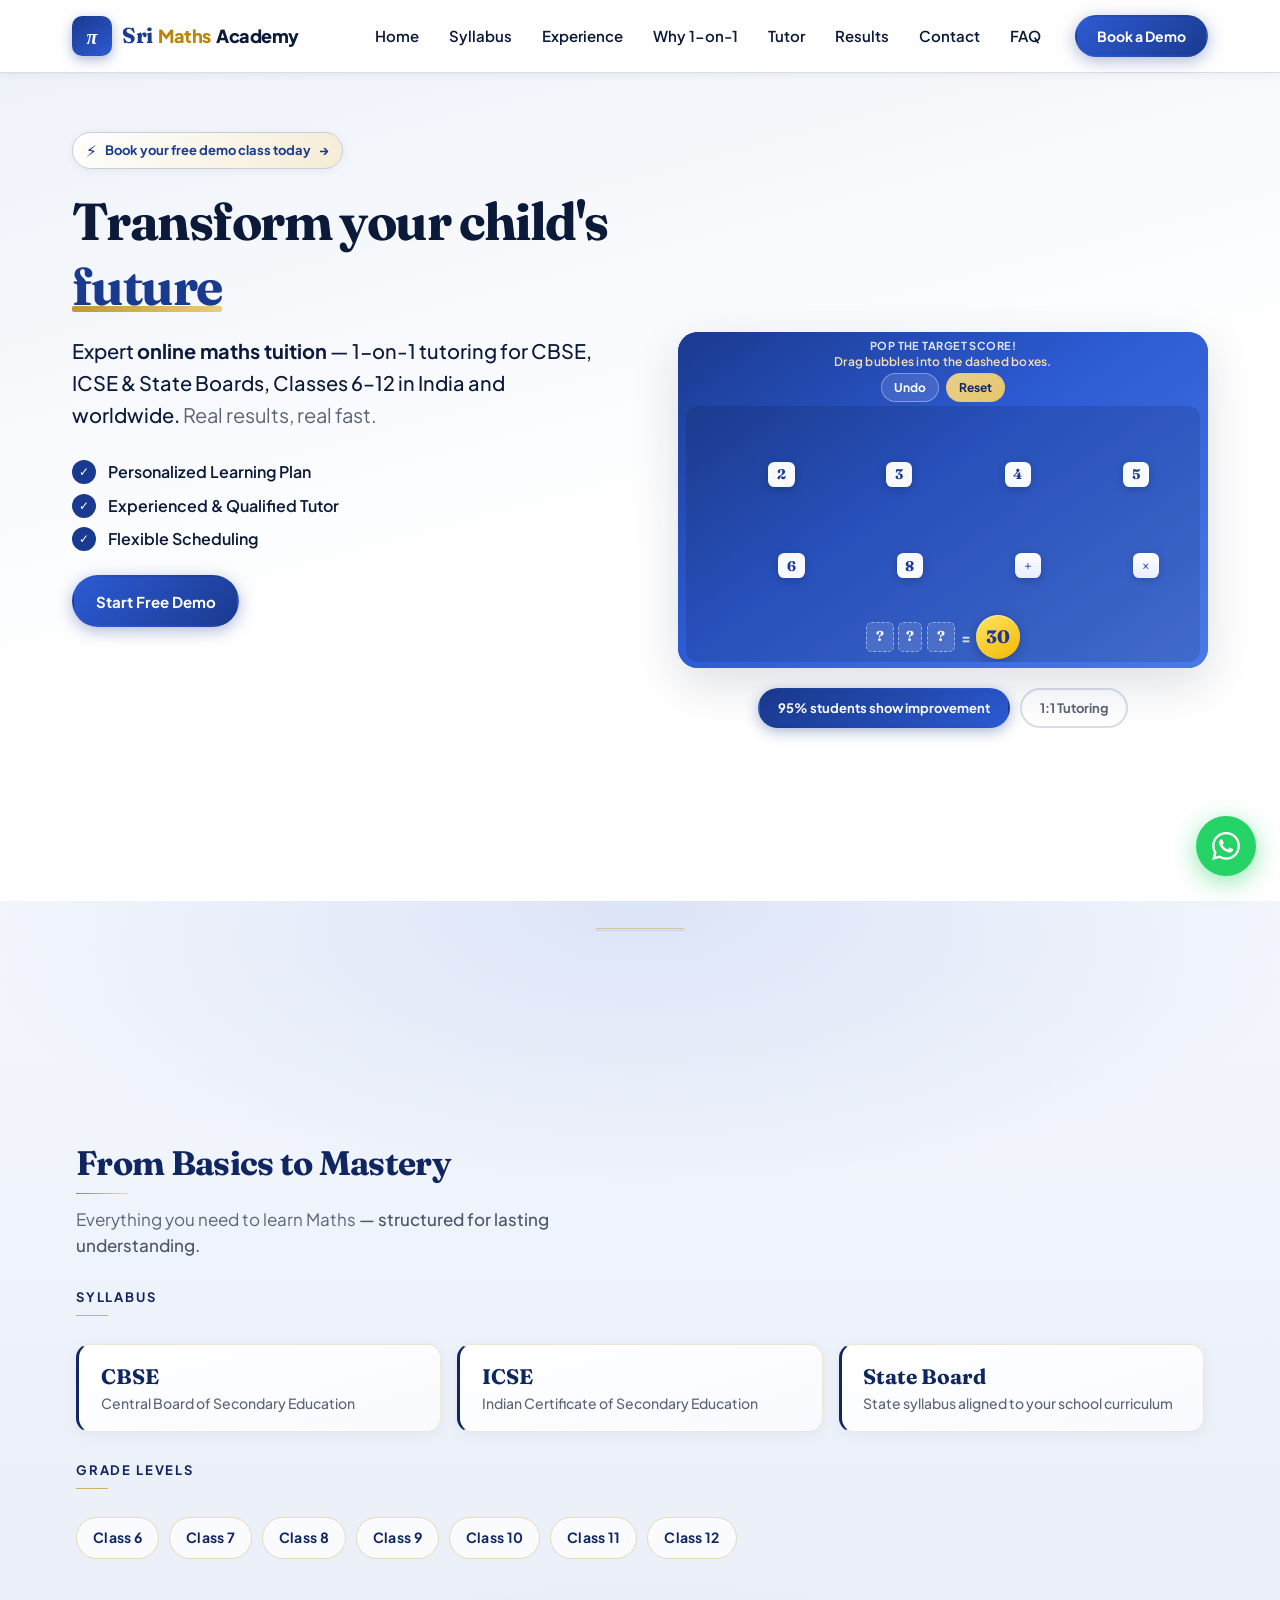
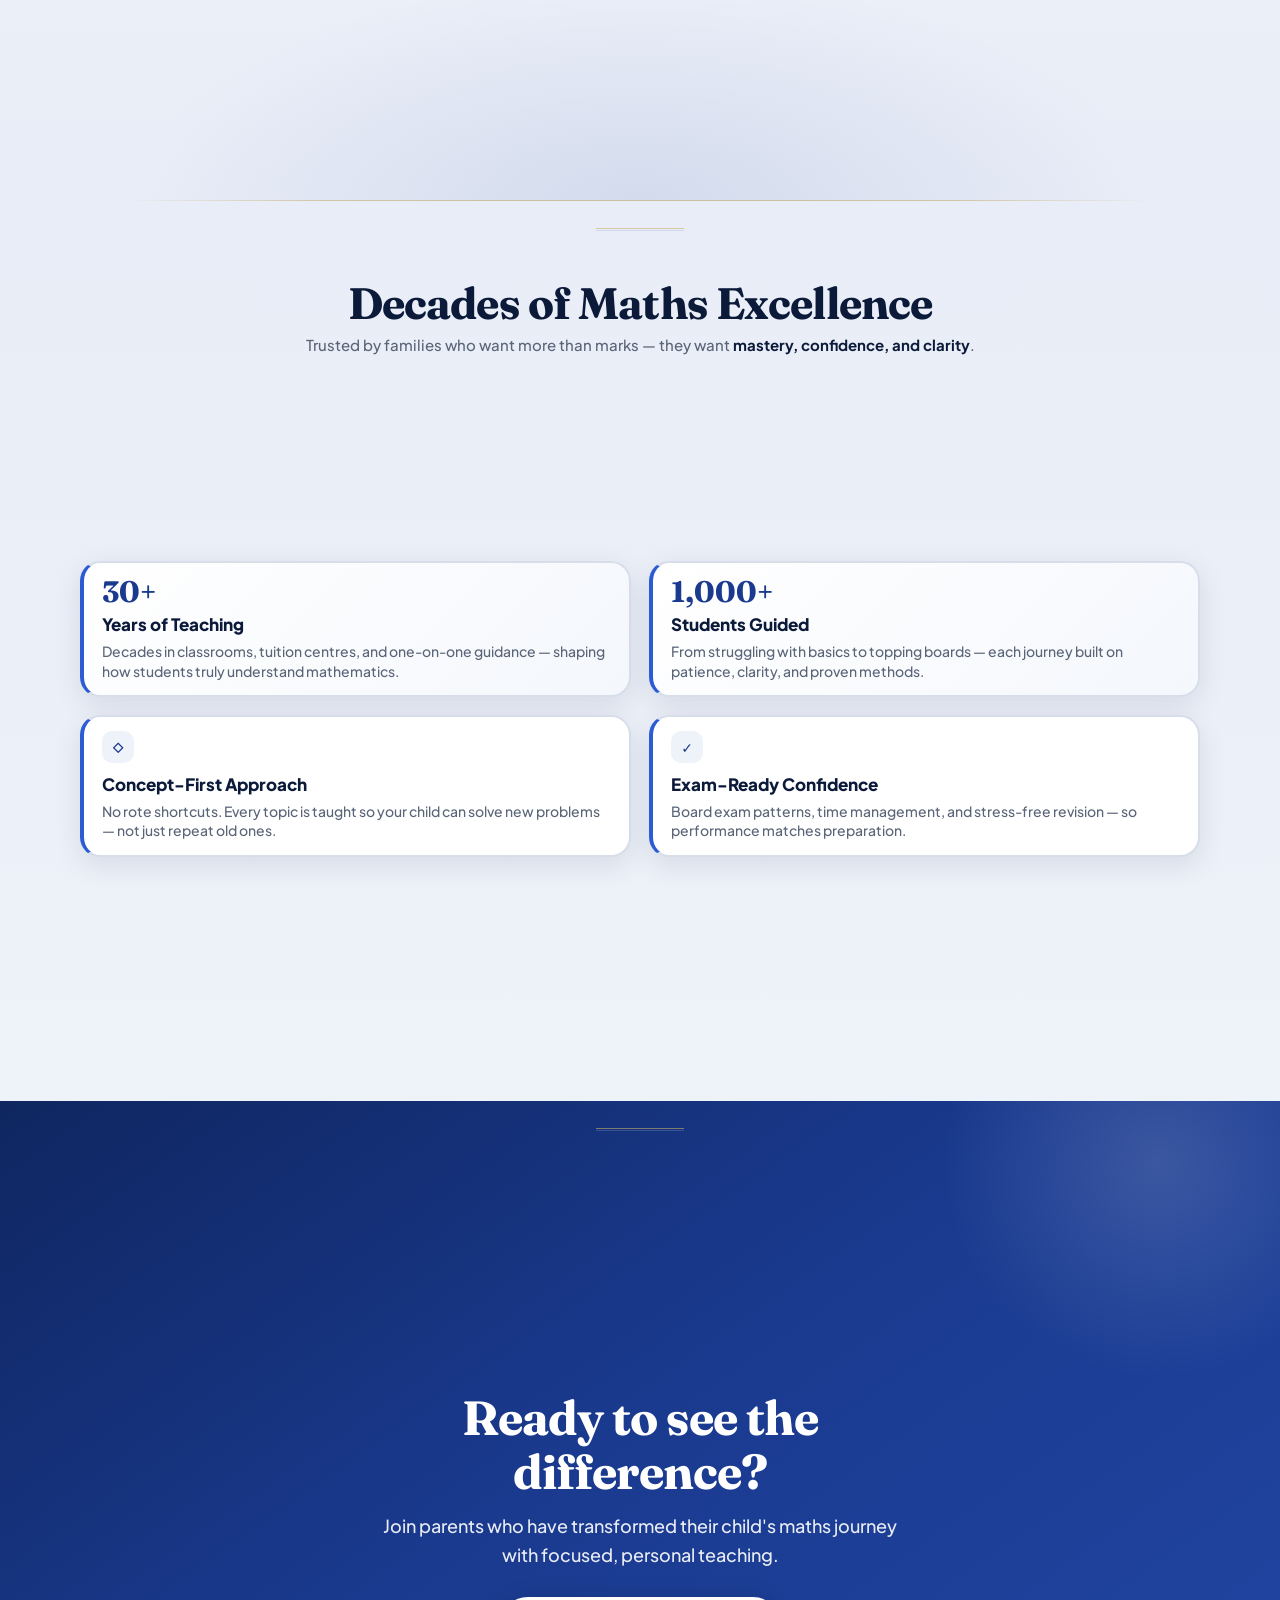
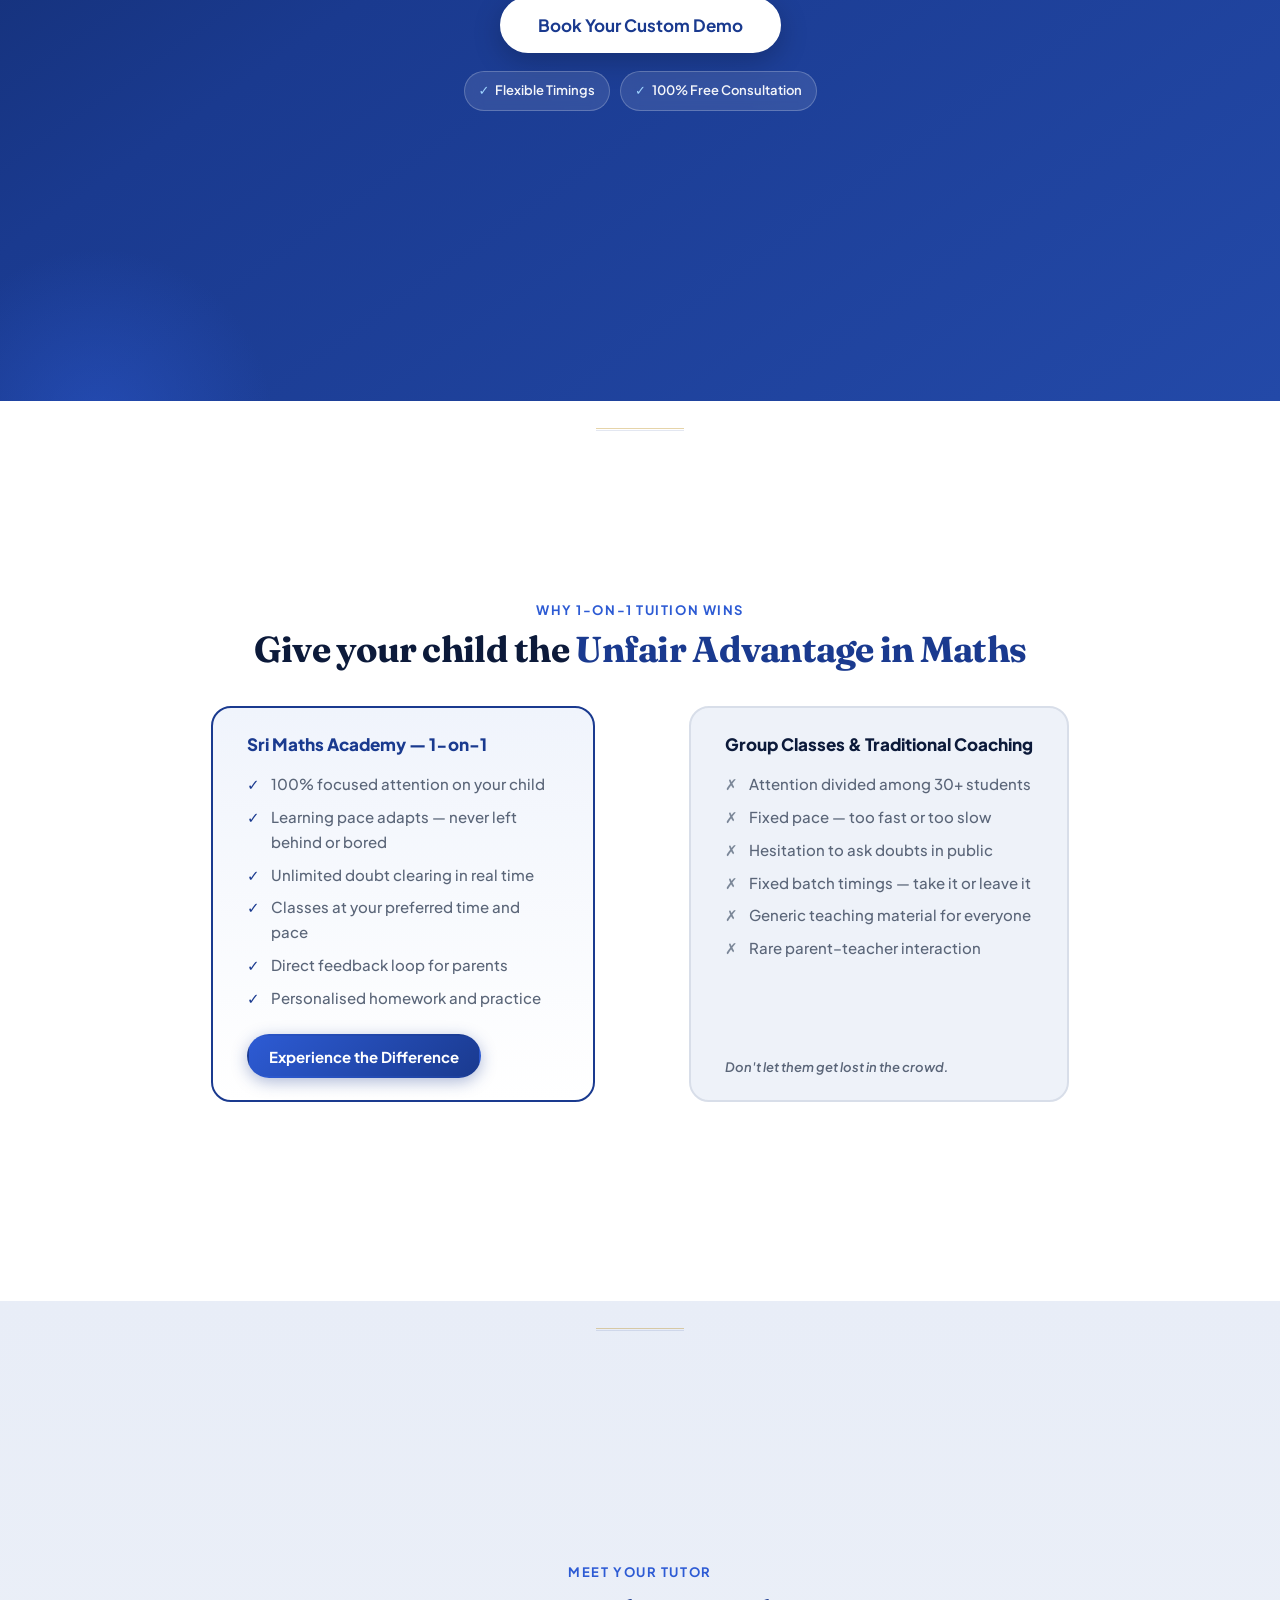
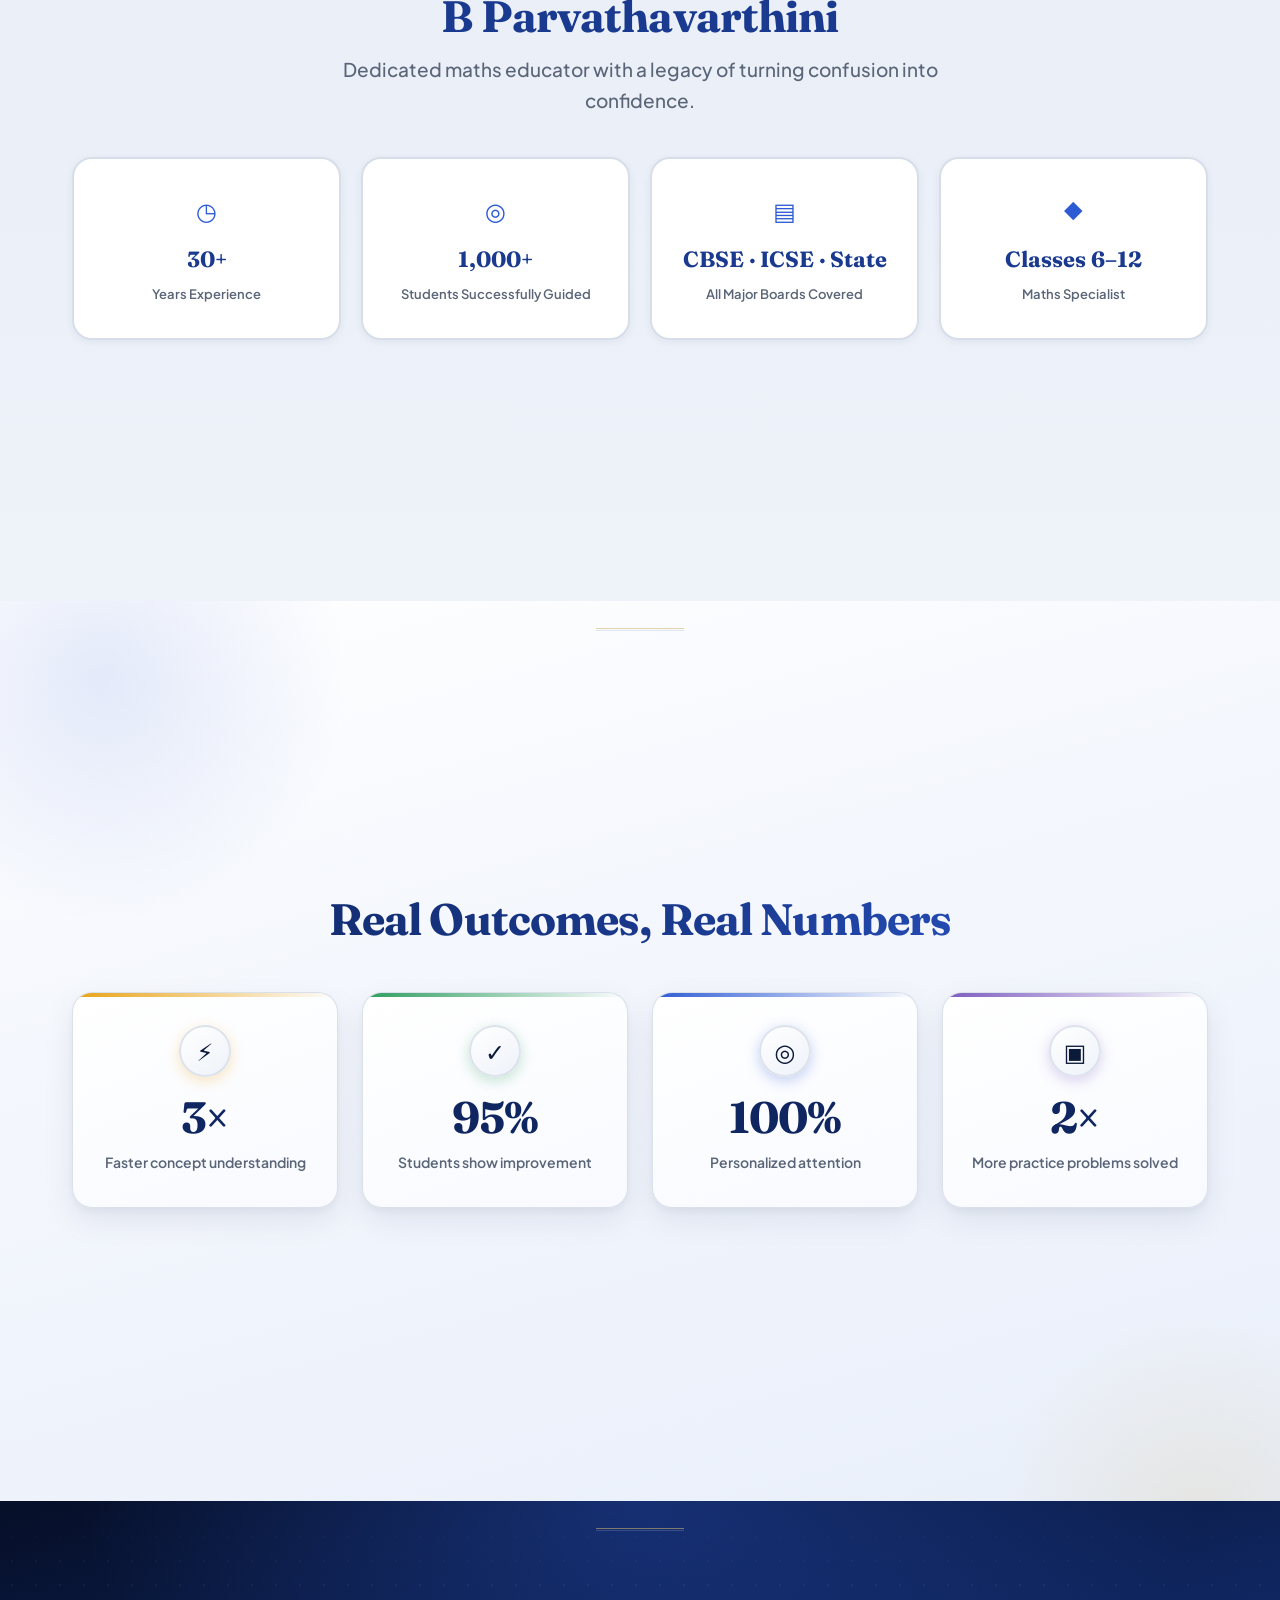
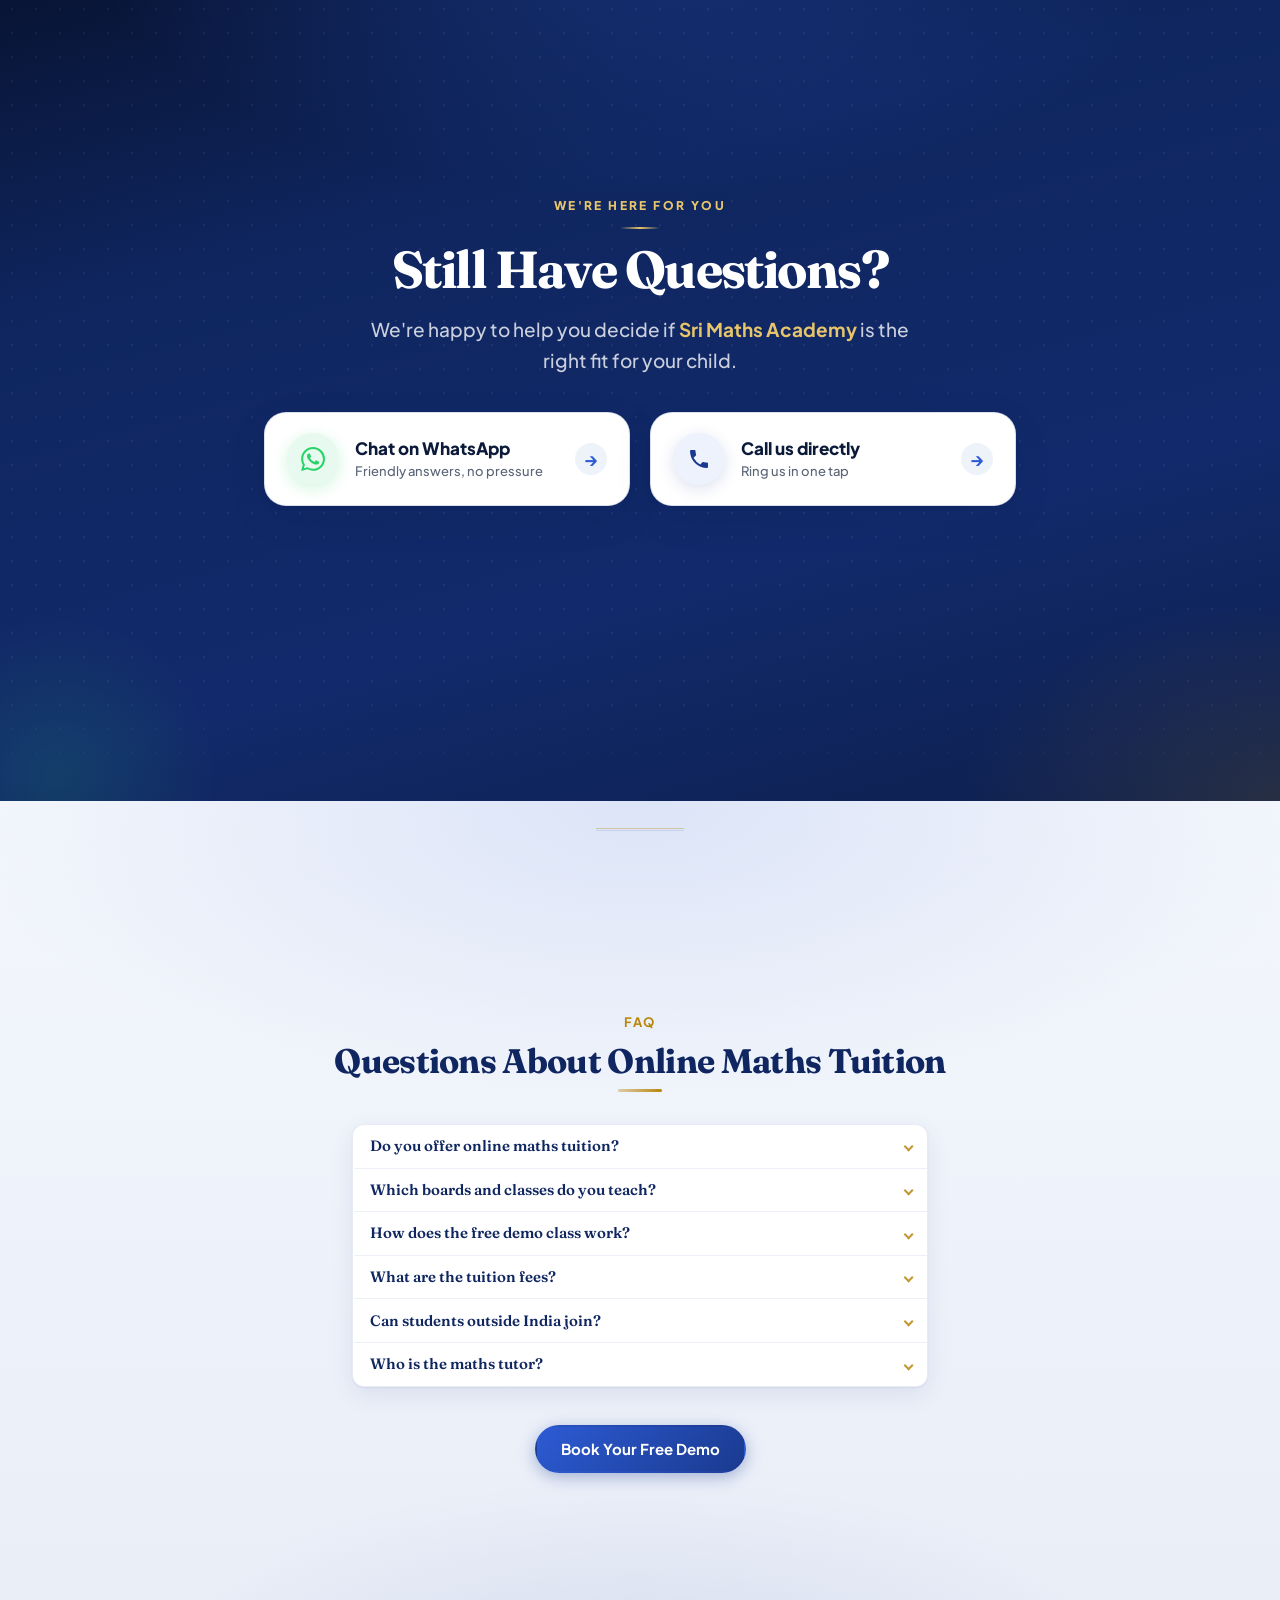
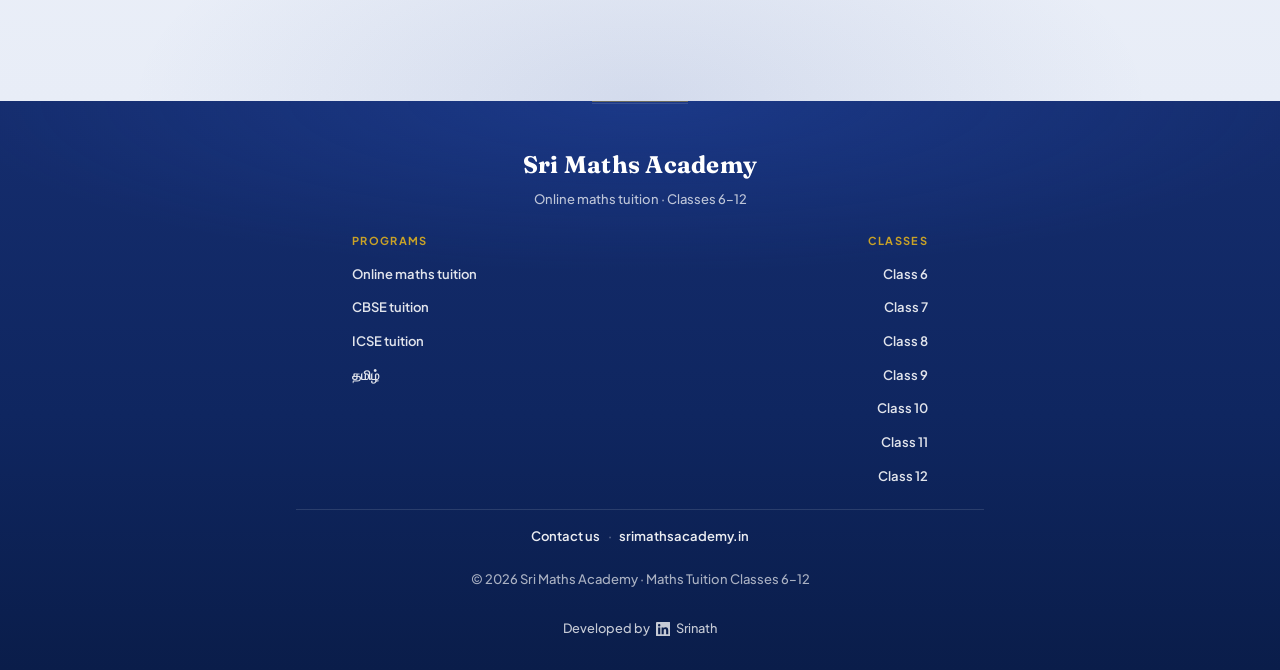
<file: index.html>
<!DOCTYPE html>
<html lang="en">
<head>
  <meta charset="UTF-8">
  <meta name="viewport" content="width=device-width, initial-scale=1.0">
  <title>Online Maths Tuition Classes 6–12 | 1-on-1 CBSE ICSE | Sri Maths Academy</title>
  <meta name="description" content="Online 1-on-1 maths tuition for CBSE, ICSE &amp; State Board — Classes 6–12 across India and worldwide. Free demo class. Book on WhatsApp with expert tutor B Parvathavarthini.">
  <meta name="keywords" content="online maths tuition, maths tuition online India, CBSE maths tutor, ICSE maths classes, class 6 to 12 maths, 1 on 1 maths tutor">
  <meta name="robots" content="index, follow">
  <meta name="theme-color" content="#1a3a8f">
  <link rel="canonical" href="https://srimathsacademy.in/">
  <link rel="alternate" hreflang="en" href="https://srimathsacademy.in/">
  <link rel="alternate" hreflang="ta" href="https://srimathsacademy.in/maths-tuition-tamil.html">
  <link rel="alternate" hreflang="x-default" href="https://srimathsacademy.in/">
  <meta property="og:type" content="website">
  <meta property="og:url" content="https://srimathsacademy.in/">
  <meta property="og:title" content="Online Maths Tuition Classes 6–12 | Sri Maths Academy">
  <meta property="og:description" content="Expert 1-on-1 online maths tuition for CBSE, ICSE &amp; State Board. Free demo. Classes 6–12 — India &amp; worldwide.">
  <meta property="og:image" content="https://srimathsacademy.in/og-image.svg">
  <meta property="og:locale" content="en_IN">
  <meta name="twitter:card" content="summary_large_image">
  <meta name="twitter:title" content="Online Maths Tuition Classes 6–12 | Sri Maths Academy">
  <meta name="twitter:description" content="Expert 1-on-1 online maths tuition for CBSE, ICSE &amp; State Board. Free demo on WhatsApp.">
  <meta name="twitter:image" content="https://srimathsacademy.in/og-image.svg">
  <link rel="icon" href="/favicon.svg" type="image/svg+xml">
  <link rel="apple-touch-icon" href="/favicon.svg">
  <link rel="preconnect" href="https://fonts.googleapis.com">
  <link rel="preconnect" href="https://fonts.gstatic.com" crossorigin>
  <link href="https://fonts.googleapis.com/css2?family=Fraunces:opsz,wght@9..144,600;700&family=Plus+Jakarta+Sans:wght@400;500;600;700;800&display=swap" rel="stylesheet">
  <link rel="stylesheet" href="css/styles.css">
  <script type="application/ld+json">
  {
    "@context": "https://schema.org",
    "@graph": [
      {
        "@type": "EducationalOrganization",
        "@id": "https://srimathsacademy.in/#organization",
        "name": "Sri Maths Academy",
        "url": "https://srimathsacademy.in/",
        "description": "Online 1-on-1 maths tuition for CBSE, ICSE and State Board students in Classes 6–12.",
        "contactPoint": {
          "@type": "ContactPoint",
          "contactType": "customer service",
          "url": "https://srimathsacademy.in/#contact",
          "availableLanguage": ["English", "Tamil"]
        },
        "areaServed": ["IN", "Worldwide"],
        "sameAs": [
          "https://www.linkedin.com/in/parvathavarthini-jayaganesh-667538334/"
        ]
      },
      {
        "@type": "Course",
        "name": "Online 1-on-1 Maths Tuition",
        "description": "Personalized online maths classes for Grades 6–12 covering CBSE, ICSE and State Board syllabi.",
        "provider": { "@id": "https://srimathsacademy.in/#organization" },
        "educationalLevel": "Secondary education",
        "inLanguage": "en",
        "availableLanguage": ["English", "Tamil"],
        "teaches": "Mathematics"
      },
      {
        "@type": "FAQPage",
        "mainEntity": [
          {
            "@type": "Question",
            "name": "Do you offer online maths tuition?",
            "acceptedAnswer": {
              "@type": "Answer",
              "text": "Yes. Sri Maths Academy provides live 1-on-1 online maths tuition for students in Classes 6–12. Classes are scheduled at times that work for your family, whether you are in India or abroad."
            }
          },
          {
            "@type": "Question",
            "name": "Which boards and classes do you teach?",
            "acceptedAnswer": {
              "@type": "Answer",
              "text": "We teach CBSE, ICSE and State Board mathematics for Classes 6 through 12, with a concept-first approach tailored to each student's school syllabus."
            }
          },
          {
            "@type": "Question",
            "name": "How does the free demo class work?",
            "acceptedAnswer": {
              "@type": "Answer",
              "text": "Book a free demo through our website form or WhatsApp. We confirm your child's class and board, then schedule a no-obligation online session so you can experience our 1-on-1 teaching before enrolling."
            }
          },
          {
            "@type": "Question",
            "name": "What are the tuition fees?",
            "acceptedAnswer": {
              "@type": "Answer",
              "text": "Fees depend on class level and schedule. Contact us via WhatsApp or the contact section after your free demo for a clear, personalized quote with no pressure."
            }
          },
          {
            "@type": "Question",
            "name": "Can students outside India join online classes?",
            "acceptedAnswer": {
              "@type": "Answer",
              "text": "Yes. We teach students across India and internationally via online classes. Timings are arranged to suit your time zone."
            }
          },
          {
            "@type": "Question",
            "name": "Who is the maths tutor?",
            "acceptedAnswer": {
              "@type": "Answer",
              "text": "Classes are led by B Parvathavarthini, an experienced maths educator with 30+ years of teaching and thousands of students guided across major boards."
            }
          }
        ]
      }
    ]
  }
  </script>
</head>
<body>
  <header class="header" id="top">
    <div class="container header__inner">
      <a href="#hero" class="logo" aria-label="Sri Maths Academy home">
        <span class="logo__symbol" aria-hidden="true">π</span>
        <span class="logo__wordmark">
          <span class="logo__sri">Sri</span>
          <span class="logo__maths">Maths</span>
          <span class="logo__academy">Academy</span>
        </span>
      </a>
      <button type="button" class="nav-toggle" id="navToggle" aria-label="Open menu" aria-expanded="false" aria-controls="navMenu">
        <span class="nav-toggle__bar"></span>
        <span class="nav-toggle__bar"></span>
        <span class="nav-toggle__bar"></span>
      </button>
      <nav class="nav" id="navMenu" aria-label="Main navigation">
        <ul class="nav__list">
          <li><a href="#hero" class="nav__link">Home</a></li>
          <li><a href="#syllabus" class="nav__link">Syllabus</a></li>
          <li><a href="#experience" class="nav__link">Experience</a></li>
          <li><a href="#why-one-on-one" class="nav__link">Why 1-on-1</a></li>
          <li><a href="#tutor" class="nav__link">Tutor</a></li>
          <li><a href="#results" class="nav__link">Results</a></li>
          <li><a href="#contact" class="nav__link">Contact</a></li>
          <li><a href="#faq" class="nav__link">FAQ</a></li>
        </ul>
        <button type="button" class="btn btn--primary btn--nav nav__cta" data-open-modal>Book a Demo</button>
      </nav>
    </div>
  </header>

  <main>
    <section class="hero section--alt" id="hero">
      <div class="container hero__grid">
        <div class="hero__content">
          <button type="button" class="btn-eyebrow" data-open-modal>
            <span class="btn-eyebrow__icon" aria-hidden="true">⚡</span>
            Book your free demo class today
            <span class="btn-eyebrow__arrow" aria-hidden="true">→</span>
          </button>
          <h1 class="hero__title">
            Transform your child's
            <span class="hero__rotate-wrap" aria-live="polite">
              <span class="hero__rotate" id="rotateWord">future</span>
            </span>
          </h1>
          <p class="hero__subtitle">Expert <strong>online maths tuition</strong> — 1-on-1 tutoring for CBSE, ICSE &amp; State Boards, Classes 6–12 in India and worldwide. <span class="text-light">Real results, real fast.</span></p>
          <ul class="hero__features">
            <li class="hero__feature">
              <span class="hero__feature-icon" aria-hidden="true">✓</span>
              Personalized Learning Plan
            </li>
            <li class="hero__feature">
              <span class="hero__feature-icon" aria-hidden="true">✓</span>
              Experienced &amp; Qualified Tutor
            </li>
            <li class="hero__feature">
              <span class="hero__feature-icon" aria-hidden="true">✓</span>
              Flexible Scheduling
            </li>
          </ul>
          <div class="hero__ctas">
            <button type="button" class="btn btn--primary btn--lg btn--shine" data-open-modal>Start Free Demo</button>
          </div>
        </div>
        <div class="hero__visual">
          <div class="hero__image-wrap" id="heroImageWrap">
            <button type="button" class="hero-game-teaser hero-game-teaser--results" data-hero-game-open aria-expanded="false" aria-label="Play Make the Number game">
              <span class="hero-game-teaser__frame" aria-hidden="true"></span>
              <span class="hero-game-teaser__watermark" data-hero-teaser-watermark aria-hidden="true">+ × =</span>
              <span class="hero-game-teaser__kicker">Quick challenge</span>
              <span class="hero-game-teaser__title" data-hero-teaser-title>Make the number</span>
              <span class="hero-game-teaser__visual hero-game-teaser__visual--results" data-hero-teaser-visual="results" aria-hidden="true">
                <span class="hero-game-teaser__eq">? + ? =</span>
                <span class="hero-game-teaser__target">24</span>
              </span>
              <span class="hero-game-teaser__visual hero-game-teaser__visual--balance" data-hero-teaser-visual="oneonone" hidden aria-hidden="true">
                <span class="hero-game-teaser__pan">?</span>
                <span class="hero-game-teaser__scale" aria-hidden="true">&#9878;</span>
                <span class="hero-game-teaser__pan">?</span>
              </span>
              <span class="hero-game-teaser__cta">
                <span class="hero-game-teaser__cta-icon" aria-hidden="true"></span>
                Play now
              </span>
            </button>
            <div class="hero-game-sheet" data-hero-game-sheet aria-hidden="true">
              <button type="button" class="hero-game-sheet__close" data-hero-game-close aria-label="Close game">&times;</button>
              <div class="hero-play hero-play--results" data-hero-play aria-label="Make the number maths game">
              <p class="hero-play__hint" data-hero-play-hint>Pop the target score!</p>
              <p class="hero-play__subhint" data-hero-play-subhint>Drag bubbles into the dashed boxes.</p>
              <div class="hero-play__toolbar" data-hero-play-toolbar>
                <button type="button" class="hero-play__tool" data-hero-play-undo>Undo</button>
                <button type="button" class="hero-play__tool hero-play__tool--primary" data-hero-play-clear>Reset</button>
              </div>
              <p class="hero-play__feedback" data-hero-play-feedback hidden></p>
              <p class="hero-play__static" data-hero-play-static hidden></p>
              <div class="hero-play__stage" data-hero-play-stage>
                <div class="hero-play__pool" data-hero-play-pool></div>
                <div class="hero-play__equation" data-hero-play-equation>
                  <div class="hero-play__slots" data-hero-play-slots></div>
                  <span class="hero-play__equals" aria-hidden="true">=</span>
                  <span class="hero-play__target-bubble" data-hero-play-bubble>
                    <span class="hero-play__target-num" data-hero-play-target>24</span>
                  </span>
                </div>
                <div class="hero-play__balance" data-hero-play-balance hidden>
                  <span class="hero-play__pan hero-play__pan--left" data-hero-play-pan-l>?</span>
                  <span class="hero-play__scale" data-hero-play-scale>
                    <span class="hero-play__scale-icon" aria-hidden="true">&#9878;</span>
                    <span class="hero-play__total" data-hero-play-total>12</span>
                  </span>
                  <span class="hero-play__pan hero-play__pan--right" data-hero-play-pan-r>?</span>
                </div>
              </div>
              <p class="hero-play__toast" data-hero-play-toast hidden>Target smashed!</p>
              </div>
            </div>
          </div>
          <div class="hero__game-picker" data-hero-game-picker>
            <p class="hero__game-picker-label">2 quick games — tap to switch</p>
            <div class="hero__badges hero__badges--games" role="tablist" aria-label="Choose maths mini game">
              <button type="button" class="hero__badge hero__badge--game is-active" role="tab" aria-selected="true" data-hero-theme="results">
                <span class="hero__badge-icon hero__badge-icon--number" aria-hidden="true">?</span>
                <span class="hero__badge-copy">
                  <span class="hero__badge-game" data-hero-badge-game="results">Make the number</span>
                  <span class="hero__badge-tag">95% students show improvement</span>
                </span>
              </button>
              <button type="button" class="hero__badge hero__badge--game" role="tab" aria-selected="false" data-hero-theme="oneonone">
                <span class="hero__badge-icon hero__badge-icon--balance" aria-hidden="true">&#9878;</span>
                <span class="hero__badge-copy">
                  <span class="hero__badge-game" data-hero-badge-game="oneonone">Balance the scales</span>
                  <span class="hero__badge-tag">1:1 Tutoring</span>
                </span>
              </button>
            </div>
          </div>
        </div>
      </div>
    </section>

    <section class="section syllabus section--white" id="syllabus">
      <div class="container">
        <header class="section__header">
          <h2 class="section__title">From Basics to Mastery</h2>
          <p class="section__lead"><span class="text-light">Everything you need to learn Maths</span> — structured for lasting understanding.</p>
        </header>
        <h3 class="subsection__title">Syllabus</h3>
        <div class="card-grid card-grid--3">
          <button type="button" class="card syllabus__card interactive-card">
            <span class="card__label">CBSE</span>
            <span class="card__text">Central Board of Secondary Education</span>
          </button>
          <button type="button" class="card syllabus__card interactive-card">
            <span class="card__label">ICSE</span>
            <span class="card__text">Indian Certificate of Secondary Education</span>
          </button>
          <button type="button" class="card syllabus__card interactive-card">
            <span class="card__label">State Board</span>
            <span class="card__text">State syllabus aligned to your school curriculum</span>
          </button>
        </div>
        <h3 class="subsection__title">Grade Levels</h3>
        <ul class="pills">
          <li><span class="pill">Class 6</span></li>
          <li><span class="pill">Class 7</span></li>
          <li><span class="pill">Class 8</span></li>
          <li><span class="pill">Class 9</span></li>
          <li><span class="pill">Class 10</span></li>
          <li><span class="pill">Class 11</span></li>
          <li><span class="pill">Class 12</span></li>
        </ul>
      </div>
    </section>

    <section class="section experience section--tint" id="experience">
      <div class="container">
        <header class="section__header section__header--center">
          <h2 class="section__title">Decades of Maths Excellence</h2>
          <p class="section__lead">Trusted by families who want more than marks — they want <strong>mastery, confidence, and clarity</strong>.</p>
        </header>
        <div class="bento">
          <article class="bento__card interactive-card">
            <span class="bento__number">30+</span>
            <h3 class="bento__heading">Years of Teaching</h3>
            <p>Decades in classrooms, tuition centres, and one-on-one guidance — shaping how students truly understand mathematics.</p>
          </article>
          <article class="bento__card interactive-card">
            <span class="bento__number">1,000+</span>
            <h3 class="bento__heading">Students Guided</h3>
            <p>From struggling with basics to topping boards — each journey built on patience, clarity, and proven methods.</p>
          </article>
          <article class="bento__card interactive-card">
            <span class="bento__icon-wrap" aria-hidden="true">◇</span>
            <h3 class="bento__heading">Concept-First Approach</h3>
            <p>No rote shortcuts. Every topic is taught so your child can solve new problems — not just repeat old ones.</p>
          </article>
          <article class="bento__card interactive-card">
            <span class="bento__icon-wrap" aria-hidden="true">✓</span>
            <h3 class="bento__heading">Exam-Ready Confidence</h3>
            <p>Board exam patterns, time management, and stress-free revision — so performance matches preparation.</p>
          </article>
        </div>
      </div>
    </section>

    <section class="section cta-band">
      <div class="container cta-band__inner">
        <div class="cta-band__text">
          <h2 class="cta-band__title">Ready to see the difference?</h2>
          <p>Join parents who have transformed their child's maths journey with focused, personal teaching.</p>
        </div>
        <div class="cta-band__actions">
          <button type="button" class="btn btn--light btn--lg btn--shine" data-open-modal>Book Your Custom Demo</button>
          <ul class="cta-band__trust">
            <li>Flexible Timings</li>
            <li>100% Free Consultation</li>
          </ul>
        </div>
      </div>
    </section>

    <section class="section compare section--white" id="why-one-on-one">
      <div class="container">
        <header class="section__header section__header--center">
          <p class="section__eyebrow">Why 1-on-1 Tuition Wins</p>
          <h2 class="section__title">Give your child the <span class="text-highlight">Unfair Advantage in Maths</span></h2>
        </header>
        <div class="compare__grid">
          <div class="compare__col compare__col--win interactive-card">
            <h3 class="compare__col-title">Sri Maths Academy — 1-on-1</h3>
            <ul class="compare__list">
              <li>100% focused attention on your child</li>
              <li>Learning pace adapts — never left behind or bored</li>
              <li>Unlimited doubt clearing in real time</li>
              <li>Classes at your preferred time and pace</li>
              <li>Direct feedback loop for parents</li>
              <li>Personalised homework and practice</li>
            </ul>
            <button type="button" class="btn btn--primary" data-open-modal>Experience the Difference</button>
          </div>
          <div class="compare__col compare__col--lose interactive-card">
            <h3 class="compare__col-title">Group Classes &amp; Traditional Coaching</h3>
            <ul class="compare__list">
              <li>Attention divided among 30+ students</li>
              <li>Fixed pace — too fast or too slow</li>
              <li>Hesitation to ask doubts in public</li>
              <li>Fixed batch timings — take it or leave it</li>
              <li>Generic teaching material for everyone</li>
              <li>Rare parent–teacher interaction</li>
            </ul>
            <p class="compare__footnote">Don't let them get lost in the crowd.</p>
          </div>
        </div>
      </div>
    </section>

    <section class="section tutor section--tint" id="tutor">
      <div class="container">
        <header class="section__header section__header--center">
          <p class="section__eyebrow">Meet Your Tutor</p>
          <h2 class="section__title tutor__name">
            <a href="https://www.linkedin.com/in/parvathavarthini-jayaganesh-667538334/" class="tutor__link" target="_blank" rel="noopener noreferrer">B Parvathavarthini</a>
          </h2>
          <p class="section__lead">Dedicated maths educator with a legacy of turning confusion into confidence.</p>
        </header>
        <div class="stat-grid">
          <article class="stat-card interactive-card">
            <span class="stat-card__icon" aria-hidden="true">◷</span>
            <span class="stat-card__value">30+</span>
            <span class="stat-card__label">Years Experience</span>
          </article>
          <article class="stat-card interactive-card">
            <span class="stat-card__icon" aria-hidden="true">◎</span>
            <span class="stat-card__value">1,000+</span>
            <span class="stat-card__label">Students Successfully Guided</span>
          </article>
          <article class="stat-card interactive-card">
            <span class="stat-card__icon" aria-hidden="true">▤</span>
            <span class="stat-card__value">CBSE · ICSE · State</span>
            <span class="stat-card__label">All Major Boards Covered</span>
          </article>
          <article class="stat-card interactive-card">
            <span class="stat-card__icon" aria-hidden="true">◆</span>
            <span class="stat-card__value">Classes 6–12</span>
            <span class="stat-card__label">Maths Specialist</span>
          </article>
        </div>
      </div>
    </section>

    <section class="section results section--white" id="results">
      <div class="container">
        <header class="section__header section__header--center">
          <h2 class="section__title">Real Outcomes, Real Numbers</h2>
        </header>
        <div class="metrics-grid">
          <article class="metric-card interactive-card">
            <span class="metric-card__icon" aria-hidden="true">⚡</span>
            <span class="metric-card__value">3×</span>
            <span class="metric-card__label">Faster concept understanding</span>
          </article>
          <article class="metric-card interactive-card">
            <span class="metric-card__icon" aria-hidden="true">✓</span>
            <span class="metric-card__value">95%</span>
            <span class="metric-card__label">Students show improvement</span>
          </article>
          <article class="metric-card interactive-card">
            <span class="metric-card__icon" aria-hidden="true">◎</span>
            <span class="metric-card__value">100%</span>
            <span class="metric-card__label">Personalized attention</span>
          </article>
          <article class="metric-card interactive-card">
            <span class="metric-card__icon" aria-hidden="true">▣</span>
            <span class="metric-card__value">2×</span>
            <span class="metric-card__label">More practice problems solved</span>
          </article>
        </div>
      </div>
    </section>

    <section class="section contact" id="contact">
      <div class="container contact__inner">
        <p class="contact__eyebrow">We're here for you</p>
        <h2 class="contact__title">Still Have Questions?</h2>
        <p class="contact__lead">We're happy to help you decide if <span class="text-highlight">Sri Maths Academy</span> is the right fit for your child.</p>
        <div class="contact__channels">
          <a href="https://wa.me/919486981357?text=Hello%2C%20I%20have%20a%20question%20about%20Sri%20Maths%20Academy%20tuition." class="contact__channel contact__channel--whatsapp" target="_blank" rel="noopener noreferrer">
            <span class="contact__channel-icon" aria-hidden="true"></span>
            <span class="contact__channel-body">
              <strong class="contact__channel-title">Chat on WhatsApp</strong>
              <span class="contact__channel-desc">Friendly answers, no pressure</span>
            </span>
            <span class="contact__channel-arrow" aria-hidden="true">→</span>
          </a>
          <a href="tel:+919486981357" class="contact__channel contact__channel--call">
            <span class="contact__channel-icon" aria-hidden="true"></span>
            <span class="contact__channel-body">
              <strong class="contact__channel-title">Call us directly</strong>
              <span class="contact__channel-desc">Ring us in one tap</span>
            </span>
            <span class="contact__channel-arrow" aria-hidden="true">→</span>
          </a>
        </div>
      </div>
    </section>

    <section class="section faq" id="faq">
      <div class="container">
        <header class="section__header section__header--center">
          <p class="section__eyebrow">FAQ</p>
          <h2 class="section__title">Questions About Online Maths Tuition</h2>
        </header>
        <div class="faq__list" itemscope itemtype="https://schema.org/FAQPage">
          <article class="faq__item" itemscope itemprop="mainEntity" itemtype="https://schema.org/Question">
            <button type="button" class="faq__question" aria-expanded="false" data-faq-toggle>
              <span class="faq__question-text" itemprop="name">Do you offer online maths tuition?</span>
              <span class="faq__icon" aria-hidden="true"></span>
            </button>
            <div class="faq__answer" itemscope itemprop="acceptedAnswer" itemtype="https://schema.org/Answer" hidden>
              <div class="faq__answer-inner">
                <p itemprop="text">Yes. Sri Maths Academy provides live 1-on-1 online maths tuition for students in Classes 6–12. Classes are scheduled at times that work for your family, whether you are in India or abroad.</p>
              </div>
            </div>
          </article>
          <article class="faq__item" itemscope itemprop="mainEntity" itemtype="https://schema.org/Question">
            <button type="button" class="faq__question" aria-expanded="false" data-faq-toggle>
              <span class="faq__question-text" itemprop="name">Which boards and classes do you teach?</span>
              <span class="faq__icon" aria-hidden="true"></span>
            </button>
            <div class="faq__answer" itemscope itemprop="acceptedAnswer" itemtype="https://schema.org/Answer" hidden>
              <div class="faq__answer-inner">
                <p itemprop="text">We teach CBSE, ICSE and State Board mathematics for Classes 6 through 12, with a concept-first approach tailored to each student's school syllabus.</p>
              </div>
            </div>
          </article>
          <article class="faq__item" itemscope itemprop="mainEntity" itemtype="https://schema.org/Question">
            <button type="button" class="faq__question" aria-expanded="false" data-faq-toggle>
              <span class="faq__question-text" itemprop="name">How does the free demo class work?</span>
              <span class="faq__icon" aria-hidden="true"></span>
            </button>
            <div class="faq__answer" itemscope itemprop="acceptedAnswer" itemtype="https://schema.org/Answer" hidden>
              <div class="faq__answer-inner">
                <p itemprop="text">Book a free demo through our website form or WhatsApp. We confirm your child's class and board, then schedule a no-obligation online session so you can experience our 1-on-1 teaching before enrolling.</p>
              </div>
            </div>
          </article>
          <article class="faq__item" itemscope itemprop="mainEntity" itemtype="https://schema.org/Question">
            <button type="button" class="faq__question" aria-expanded="false" data-faq-toggle>
              <span class="faq__question-text" itemprop="name">What are the tuition fees?</span>
              <span class="faq__icon" aria-hidden="true"></span>
            </button>
            <div class="faq__answer" itemscope itemprop="acceptedAnswer" itemtype="https://schema.org/Answer" hidden>
              <div class="faq__answer-inner">
                <p itemprop="text">Fees depend on class level and schedule. <a href="https://wa.me/919486981357?text=Hello%2C%20I%27d%20like%20to%20know%20about%20tuition%20fees." target="_blank" rel="noopener noreferrer">Message us on WhatsApp</a> after your free demo for a clear, personalized quote with no pressure.</p>
              </div>
            </div>
          </article>
          <article class="faq__item" itemscope itemprop="mainEntity" itemtype="https://schema.org/Question">
            <button type="button" class="faq__question" aria-expanded="false" data-faq-toggle>
              <span class="faq__question-text" itemprop="name">Can students outside India join?</span>
              <span class="faq__icon" aria-hidden="true"></span>
            </button>
            <div class="faq__answer" itemscope itemprop="acceptedAnswer" itemtype="https://schema.org/Answer" hidden>
              <div class="faq__answer-inner">
                <p itemprop="text">Yes. We teach students across India and internationally via online classes. Timings are arranged to suit your time zone.</p>
              </div>
            </div>
          </article>
          <article class="faq__item" itemscope itemprop="mainEntity" itemtype="https://schema.org/Question">
            <button type="button" class="faq__question" aria-expanded="false" data-faq-toggle>
              <span class="faq__question-text" itemprop="name">Who is the maths tutor?</span>
              <span class="faq__icon" aria-hidden="true"></span>
            </button>
            <div class="faq__answer" itemscope itemprop="acceptedAnswer" itemtype="https://schema.org/Answer" hidden>
              <div class="faq__answer-inner">
                <p itemprop="text">Classes are led by <a href="https://www.linkedin.com/in/parvathavarthini-jayaganesh-667538334/" target="_blank" rel="noopener noreferrer">B Parvathavarthini</a>, an experienced maths educator with 30+ years of teaching and thousands of students guided across major boards.</p>
              </div>
            </div>
          </article>
        </div>
        <p class="faq__cta-wrap">
          <button type="button" class="btn btn--primary" data-open-modal>Book Your Free Demo</button>
        </p>
      </div>
    </section>

  </main>

  <footer class="footer">
    <div class="container footer__inner">
      <div class="footer__brand">
        <p class="footer__brand-name">Sri Maths Academy</p>
        <p class="footer__brand-tagline">Online maths tuition · Classes 6–12</p>
      </div>
      <nav class="footer__grid" aria-label="Footer navigation">
        <div class="footer__col">
          <p class="footer__col-title">Programs</p>
          <ul class="footer__links">
            <li><a href="online-maths-tuition.html">Online maths tuition</a></li>
            <li><a href="cbse-maths-tuition-classes-6-12.html">CBSE tuition</a></li>
            <li><a href="icse-maths-tuition.html">ICSE tuition</a></li>
            <li><a href="maths-tuition-tamil.html" hreflang="ta">தமிழ்</a></li>
          </ul>
        </div>
        <div class="footer__col footer__col--classes">
          <p class="footer__col-title">Classes</p>
          <ul class="footer__class-list">
            <li><a href="class-6-maths-tuition.html">Class 6</a></li>
            <li><a href="class-7-maths-tuition.html">Class 7</a></li>
            <li><a href="class-8-maths-tuition.html">Class 8</a></li>
            <li><a href="class-9-maths-tuition.html">Class 9</a></li>
            <li><a href="class-10-maths-tuition.html">Class 10</a></li>
            <li><a href="class-11-maths-tuition.html">Class 11</a></li>
            <li><a href="class-12-maths-tuition.html">Class 12</a></li>
          </ul>
        </div>
      </nav>
      <p class="footer__contact">
        <a href="#contact">Contact us</a>
        <span class="footer__contact-sep" aria-hidden="true">·</span>
        <a href="https://srimathsacademy.in/">srimathsacademy.in</a>
      </p>
      <p class="footer__copy">&copy; <span id="year"></span> Sri Maths Academy · Maths Tuition Classes 6–12</p>
      <p class="footer__credit">
        <span class="footer__credit-label">Developed by</span>
        <a href="https://in.linkedin.com/in/srinath187" class="footer__credit-link" target="_blank" rel="noopener noreferrer" aria-label="Srinath on LinkedIn">
          <svg class="footer__linkedin-icon" width="16" height="16" viewBox="0 0 24 24" fill="currentColor" aria-hidden="true"><path d="M20.447 20.452h-3.554v-5.569c0-1.328-.027-3.037-1.852-3.037-1.853 0-2.136 1.445-2.136 2.939v5.667H9.351V9h3.414v1.561h.046c.477-.9 1.637-1.85 3.37-1.85 3.601 0 4.267 2.37 4.267 5.455v6.286zM5.337 7.433a2.062 2.062 0 01-2.063-2.065 2.064 2.064 0 112.063 2.065zm1.782 13.019H3.555V9h3.564v11.452zM22.225 0H1.771C.792 0 0 .774 0 1.729v20.542C0 23.227.792 24 1.771 24h20.451C23.2 24 24 23.227 24 22.271V1.729C24 .774 23.2 0 22.222 0h.003z"/></svg>
          <span>Srinath</span>
        </a>
      </p>
    </div>
  </footer>

  <a href="https://wa.me/919486981357?text=Hello%2C%20I%27m%20interested%20in%20Sri%20Maths%20Academy%20tuition." class="whatsapp-float" target="_blank" rel="noopener noreferrer" aria-label="Chat on WhatsApp">
    <svg width="28" height="28" viewBox="0 0 24 24" fill="currentColor" aria-hidden="true"><path d="M17.472 14.382c-.297-.149-1.758-.867-2.03-.967-.273-.099-.471-.148-.67.15-.197.297-.767.966-.94 1.164-.173.199-.347.223-.644.075-.297-.15-1.255-.463-2.39-1.475-.883-.788-1.48-1.761-1.653-2.059-.173-.297-.018-.458.13-.606.134-.133.298-.347.446-.52.149-.174.198-.298.298-.497.099-.198.05-.371-.025-.52-.075-.149-.669-1.612-.916-2.207-.242-.579-.487-.5-.669-.51-.173-.008-.371-.01-.57-.01-.198 0-.52.074-.792.372-.272.297-1.04 1.016-1.04 2.479 0 1.462 1.065 2.875 1.213 3.074.149.198 2.096 3.2 5.077 4.487.709.306 1.262.489 1.694.625.712.227 1.36.195 1.871.118.571-.085 1.758-.719 2.006-1.413.248-.694.248-1.289.173-1.413-.074-.124-.272-.198-.57-.347m-5.421 7.403h-.004a9.87 9.87 0 01-5.031-1.378l-.361-.214-3.741.982.998-3.648-.235-.374a9.86 9.86 0 01-1.51-5.26c.001-5.45 4.436-9.884 9.888-9.884 2.64 0 5.122 1.03 6.988 2.898a9.825 9.825 0 012.893 6.994c-.003 5.45-4.435 9.884-9.885 9.884m8.413-18.297A11.815 11.815 0 0012.05 0C5.495 0 .16 5.335.157 11.892c0 2.096.547 4.142 1.588 5.945L.057 24l6.305-1.654a11.882 11.882 0 005.683 1.448h.005c6.554 0 11.89-5.335 11.893-11.893a11.821 11.821 0 00-3.48-8.413z"/></svg>
  </a>

  <div class="modal" id="demoModal" role="dialog" aria-modal="true" aria-labelledby="modalTitle" hidden>
    <div class="modal__overlay" data-close-modal></div>
    <div class="modal__dialog">
      <button type="button" class="modal__close" data-close-modal aria-label="Close dialog">&times;</button>
      <div class="modal__layout">
        <aside class="modal__promo" aria-hidden="true">
          <div class="modal__promo-bg">
            <span class="modal__float modal__float--pi">π</span>
            <span class="modal__float modal__float--sum">∑</span>
            <span class="modal__float modal__float--sqrt">√</span>
            <span class="modal__float modal__float--pct">95%</span>
          </div>
          <p class="modal__promo-eyebrow">Sri Maths Academy</p>
          <p class="modal__promo-headline">Your child's maths breakthrough starts here</p>
          <ul class="modal__promo-perks">
            <li>100% free demo</li>
            <li>1-on-1 expert tutor</li>
            <li>Classes 6–12</li>
          </ul>
        </aside>
        <div class="modal__body">
          <div class="modal__body-head">
            <h2 class="modal__title" id="modalTitle">Book Your Free Demo Session</h2>
            <p class="modal__subtitle">Quick details — we'll reach you on <strong>WhatsApp</strong> in minutes.</p>
          </div>
          <form class="modal__form" id="demoForm" novalidate>
            <div class="modal__form-fields">
        <div class="form-group">
          <label for="studentName">Student Name</label>
          <input type="text" id="studentName" name="studentName" autocomplete="name" required minlength="2" placeholder="Enter student name">
          <span class="form-error" id="nameError" role="alert"></span>
        </div>
        <div class="form-group">
          <label for="phone">Mobile Number</label>
          <input type="tel" id="phone" name="phone" inputmode="tel" autocomplete="tel" required placeholder="e.g. +91 98765 43210">
          <span class="form-error" id="phoneError" role="alert"></span>
        </div>
        <div class="form-group">
          <label for="studentClass">Class</label>
          <select id="studentClass" name="studentClass" required>
            <option value="">Select class</option>
            <option value="Class 6">Class 6</option>
            <option value="Class 7">Class 7</option>
            <option value="Class 8">Class 8</option>
            <option value="Class 9">Class 9</option>
            <option value="Class 10">Class 10</option>
            <option value="Class 11">Class 11</option>
            <option value="Class 12">Class 12</option>
            <option value="other">Other</option>
          </select>
          <span class="form-error" id="classError" role="alert"></span>
        </div>
        <div class="form-group form-group--hidden" id="otherClassGroup">
          <label for="otherClass">Specify Class</label>
          <input type="text" id="otherClass" name="otherClass" placeholder="Enter your class">
          <span class="form-error" id="otherClassError" role="alert"></span>
        </div>
            </div>
        <button type="submit" class="btn btn--whatsapp btn--lg btn--block modal__submit" id="whatsappBtn" disabled>Book on WhatsApp</button>
      </form>
        </div>
      </div>
    </div>
  </div>

  <script src="js/main.js" defer></script>
  <script src="js/hero-play.js" defer></script>
</body>
</html>
</file>
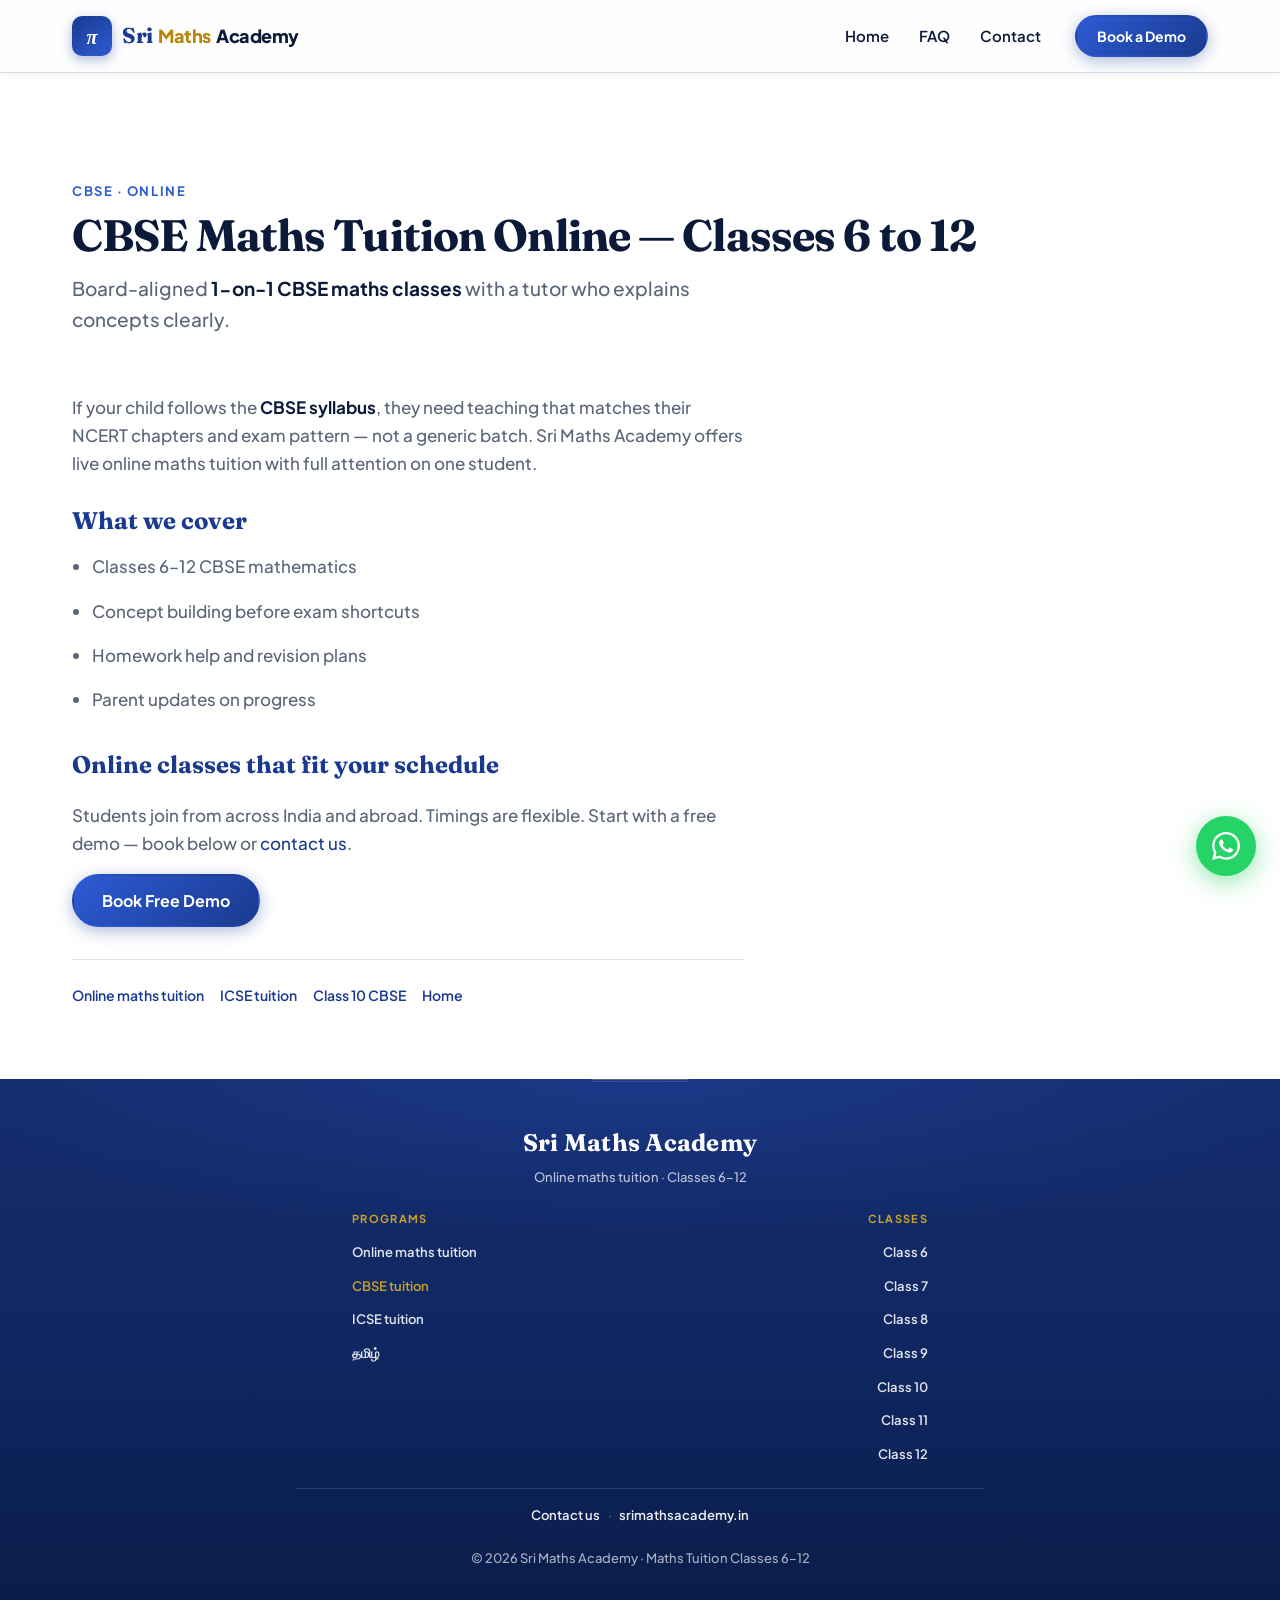
<file: cbse-maths-tuition-classes-6-12.html>
<!DOCTYPE html>
<html lang="en">
<head>
  <meta charset="UTF-8">
  <meta name="viewport" content="width=device-width, initial-scale=1.0">
  <title>CBSE Maths Tuition Online Classes 6–12 | Sri Maths Academy</title>
  <meta name="description" content="Online 1-on-1 CBSE maths tuition for Class 6 to 12. Board-aligned teaching, free demo, expert tutor. India & worldwide.">
  <meta name="robots" content="index, follow">
  <link rel="canonical" href="https://srimathsacademy.in/cbse-maths-tuition-classes-6-12.html">
  <link rel="alternate" hreflang="en" href="https://srimathsacademy.in/cbse-maths-tuition-classes-6-12.html">
  <link rel="alternate" hreflang="ta" href="https://srimathsacademy.in/maths-tuition-tamil.html">
  <link rel="alternate" hreflang="x-default" href="https://srimathsacademy.in/">
  <meta property="og:type" content="website">
  <meta property="og:url" content="https://srimathsacademy.in/cbse-maths-tuition-classes-6-12.html">
  <meta property="og:title" content="CBSE Maths Tuition Online | Sri Maths Academy">
  <meta property="og:description" content="Online 1-on-1 CBSE maths tuition for Class 6 to 12. Board-aligned teaching, free demo, expert tutor. India & worldwide.">
  <meta property="og:image" content="https://srimathsacademy.in/og-image.svg">
  <link rel="icon" href="/favicon.svg" type="image/svg+xml">
  <link rel="preconnect" href="https://fonts.googleapis.com">
  <link rel="preconnect" href="https://fonts.gstatic.com" crossorigin>
  <link href="https://fonts.googleapis.com/css2?family=Fraunces:opsz,wght@9..144,600;700&family=Plus+Jakarta+Sans:wght@400;500;600;700;800&display=swap" rel="stylesheet">
  <link rel="stylesheet" href="css/styles.css">
</head>
<body class="seo-landing">
  <header class="header is-scrolled">
    <div class="container header__inner">
      <button type="button" class="nav-toggle" id="navToggle" aria-label="Open menu" aria-expanded="false" aria-controls="navMenu">
        <span class="nav-toggle__bar"></span><span class="nav-toggle__bar"></span><span class="nav-toggle__bar"></span>
      </button>
      <a href="index.html" class="logo" aria-label="Sri Maths Academy home">
        <span class="logo__symbol" aria-hidden="true">π</span>
        <span class="logo__wordmark"><span class="logo__sri">Sri</span><span class="logo__maths">Maths</span><span class="logo__academy">Academy</span></span>
      </a>
      <nav class="nav" id="navMenu" aria-label="Main navigation">
        <ul class="nav__list">
          <li><a href="index.html" class="nav__link">Home</a></li>
          <li><a href="index.html#faq" class="nav__link">FAQ</a></li>
          <li><a href="index.html#contact" class="nav__link">Contact</a></li>
        </ul>
        <button type="button" class="btn btn--primary btn--nav nav__cta" data-open-modal>Book a Demo</button>
      </nav>
    </div>
  </header>
  <main>
    <section class="section seo-page section--white">
      <div class="container">
        <header class="section__header">
          <p class="section__eyebrow">CBSE · Online</p>
          <h1 class="section__title">CBSE Maths Tuition Online — Classes 6 to 12</h1>
          <p class="section__lead">Board-aligned <strong>1-on-1 CBSE maths classes</strong> with a tutor who explains concepts clearly.</p>
        </header>
        <div class="seo-page__content">
          <p>If your child follows the <strong>CBSE syllabus</strong>, they need teaching that matches their NCERT chapters and exam pattern — not a generic batch. Sri Maths Academy offers live online maths tuition with full attention on one student.</p>
<h2>What we cover</h2>
<ul><li>Classes 6–12 CBSE mathematics</li><li>Concept building before exam shortcuts</li><li>Homework help and revision plans</li><li>Parent updates on progress</li></ul>
<h2>Online classes that fit your schedule</h2>
<p>Students join from across India and abroad. Timings are flexible. Start with a free demo — book below or <a href="index.html#contact">contact us</a>.</p>
          <p><button type="button" class="btn btn--primary btn--lg" data-open-modal>Book Free Demo</button></p>
          <nav class="seo-page__links" aria-label="Related pages"><a href="online-maths-tuition.html">Online maths tuition</a><a href="icse-maths-tuition.html">ICSE tuition</a><a href="class-10-maths-tuition.html">Class 10 CBSE</a><a href="index.html">Home</a></nav>
        </div>
      </div>
    </section>
  </main>
  <footer class="footer">
    <div class="container footer__inner">
      <div class="footer__brand">
        <p class="footer__brand-name">Sri Maths Academy</p>
        <p class="footer__brand-tagline">Online maths tuition · Classes 6–12</p>
      </div>
      <nav class="footer__grid" aria-label="Footer navigation">
        <div class="footer__col">
          <p class="footer__col-title">Programs</p>
          <ul class="footer__links">
            <li><a href="online-maths-tuition.html">Online maths tuition</a></li>
            <li><a href="cbse-maths-tuition-classes-6-12.html" aria-current="page">CBSE tuition</a></li>
            <li><a href="icse-maths-tuition.html">ICSE tuition</a></li>
            <li><a href="maths-tuition-tamil.html" hreflang="ta">தமிழ்</a></li>
          </ul>
        </div>
        <div class="footer__col footer__col--classes">
          <p class="footer__col-title">Classes</p>
          <ul class="footer__class-list">
            <li><a href="class-6-maths-tuition.html">Class 6</a></li>
            <li><a href="class-7-maths-tuition.html">Class 7</a></li>
            <li><a href="class-8-maths-tuition.html">Class 8</a></li>
            <li><a href="class-9-maths-tuition.html">Class 9</a></li>
            <li><a href="class-10-maths-tuition.html">Class 10</a></li>
            <li><a href="class-11-maths-tuition.html">Class 11</a></li>
            <li><a href="class-12-maths-tuition.html">Class 12</a></li>
          </ul>
        </div>
      </nav>
      <p class="footer__contact">
        <a href="index.html#contact">Contact us</a>
        <span class="footer__contact-sep" aria-hidden="true">·</span>
        <a href="https://srimathsacademy.in/">srimathsacademy.in</a>
      </p>
      <p class="footer__copy">&copy; <span id="year"></span> Sri Maths Academy · Maths Tuition Classes 6–12</p>
    </div>
  </footer>
  <a href="https://wa.me/919486981357?text=Hello%2C%20I%27m%20interested%20in%20CBSE%20maths%20tuition" class="whatsapp-float" target="_blank" rel="noopener noreferrer" aria-label="Chat on WhatsApp"><svg width="28" height="28" viewBox="0 0 24 24" fill="currentColor" aria-hidden="true"><path d="M17.472 14.382c-.297-.149-1.758-.867-2.03-.967-.273-.099-.471-.148-.67.15-.197.297-.767.966-.94 1.164-.173.199-.347.223-.644.075-.297-.15-1.255-.463-2.39-1.475-.883-.788-1.48-1.761-1.653-2.059-.173-.297-.018-.458.13-.606.134-.133.298-.347.446-.52.149-.174.198-.298.298-.497.099-.198.05-.371-.025-.52-.075-.149-.669-1.612-.916-2.207-.242-.579-.487-.5-.669-.51-.173-.008-.371-.01-.57-.01-.198 0-.52.074-.792.372-.272.297-1.04 1.016-1.04 2.479 0 1.462 1.065 2.875 1.213 3.074.149.198 2.096 3.2 5.077 4.487.709.306 1.262.489 1.694.625.712.227 1.36.195 1.871.118.571-.085 1.758-.719 2.006-1.413.248-.694.248-1.289.173-1.413-.074-.124-.272-.198-.57-.347m-5.421 7.403h-.004a9.87 9.87 0 01-5.031-1.378l-.361-.214-3.741.982.998-3.648-.235-.374a9.86 9.86 0 01-1.51-5.26c.001-5.45 4.436-9.884 9.888-9.884 2.64 0 5.122 1.03 6.988 2.898a9.825 9.825 0 012.893 6.994c-.003 5.45-4.435 9.884-9.885 9.884m8.413-18.297A11.815 11.815 0 0012.05 0C5.495 0 .16 5.335.157 11.892c0 2.096.547 4.142 1.588 5.945L.057 24l6.305-1.654a11.882 11.882 0 005.683 1.448h.005c6.554 0 11.89-5.335 11.893-11.893a11.821 11.821 0 00-3.48-8.413z"/></svg></a>
  <div class="modal" id="demoModal" role="dialog" aria-modal="true" aria-labelledby="modalTitle" hidden>
    <div class="modal__overlay" data-close-modal></div>
    <div class="modal__dialog">
      <button type="button" class="modal__close" data-close-modal aria-label="Close dialog">&times;</button>
      <div class="modal__layout">
        <aside class="modal__promo" aria-hidden="true"><p class="modal__promo-eyebrow">Sri Maths Academy</p><p class="modal__promo-headline">Free online demo</p></aside>
        <div class="modal__body">
          <h2 class="modal__title" id="modalTitle">Book Your Free Demo Session</h2>
          <form class="modal__form" id="demoForm" novalidate>
            <div class="modal__form-fields">
              <div class="form-group"><label for="studentName">Student Name</label><input type="text" id="studentName" name="studentName" required minlength="2"><span class="form-error" id="nameError" role="alert"></span></div>
              <div class="form-group"><label for="phone">Mobile Number</label><input type="tel" id="phone" name="phone" required><span class="form-error" id="phoneError" role="alert"></span></div>
              <div class="form-group"><label for="studentClass">Class</label><select id="studentClass" name="studentClass" required><option value="">Select class</option><option value="Class 6">Class 6</option><option value="Class 7">Class 7</option><option value="Class 8">Class 8</option><option value="Class 9">Class 9</option><option value="Class 10">Class 10</option><option value="Class 11">Class 11</option><option value="Class 12">Class 12</option><option value="other">Other</option></select><span class="form-error" id="classError" role="alert"></span></div>
              <div class="form-group form-group--hidden" id="otherClassGroup"><label for="otherClass">Specify Class</label><input type="text" id="otherClass" name="otherClass"><span class="form-error" id="otherClassError" role="alert"></span></div>
            </div>
            <button type="submit" class="btn btn--whatsapp btn--lg btn--block modal__submit" id="whatsappBtn" disabled>Book on WhatsApp</button>
          </form>
        </div>
      </div>
    </div>
  </div>
  <script src="js/main.js" defer></script>
</body>
</html>
</file>
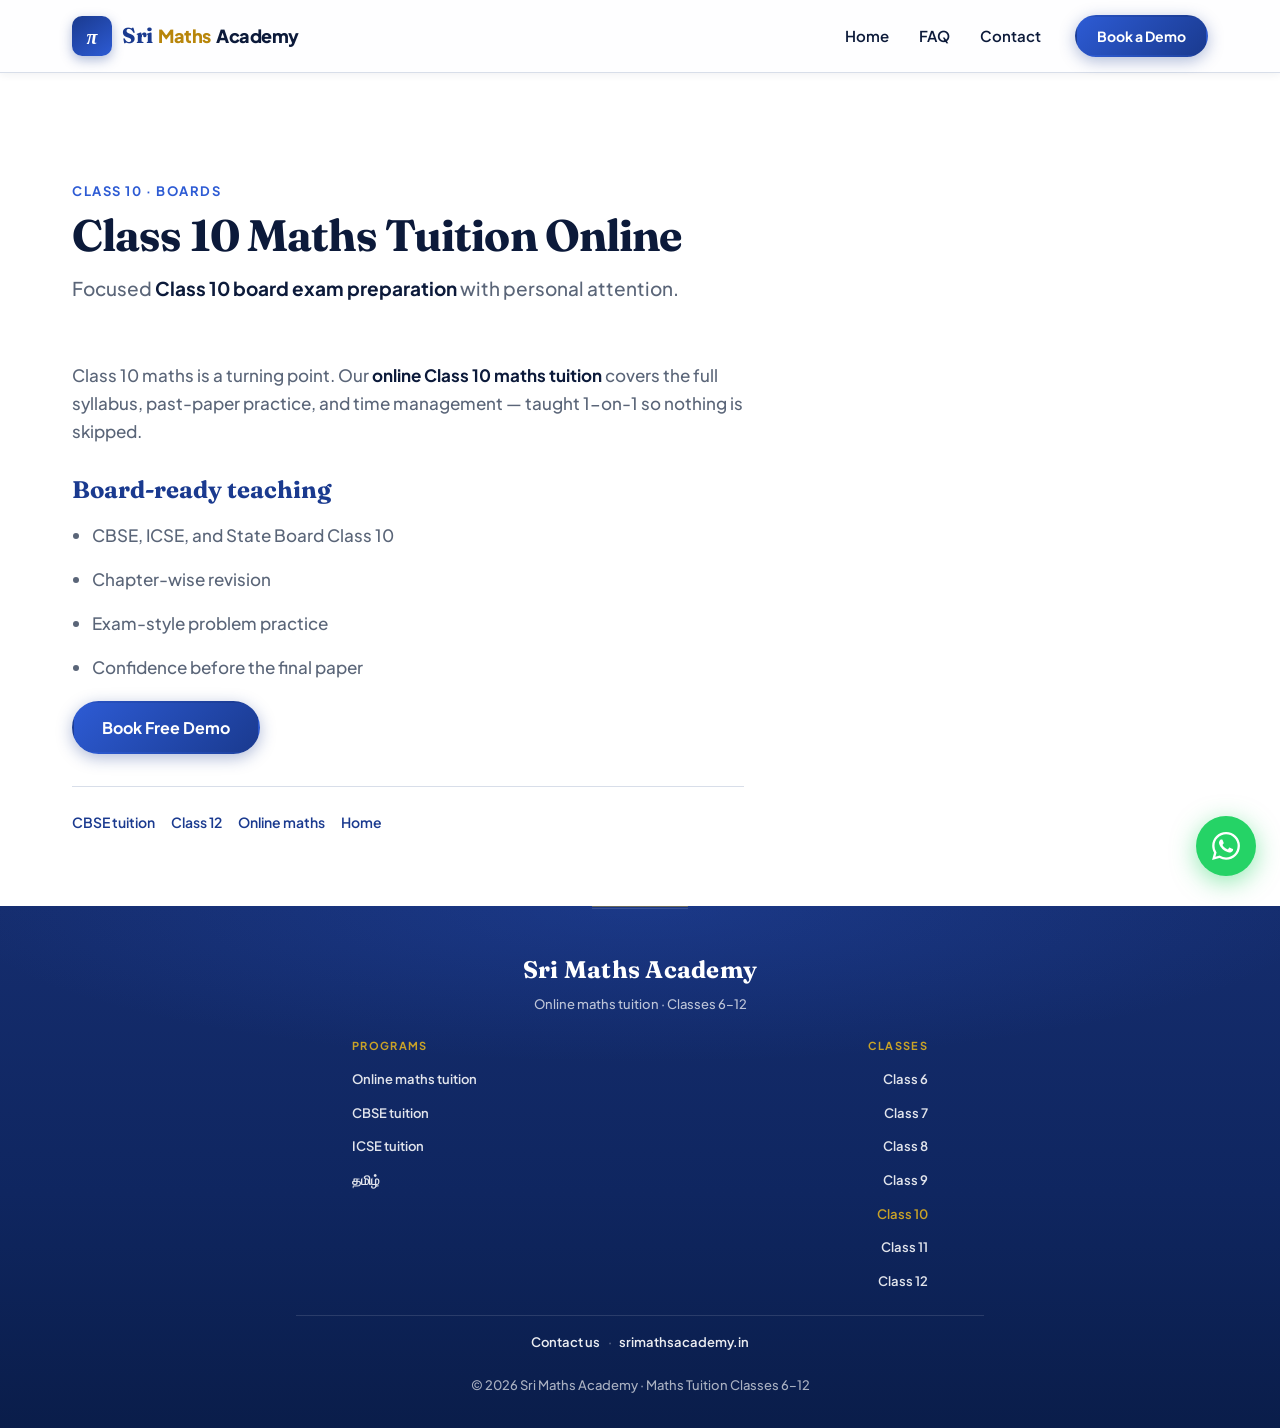
<file: class-10-maths-tuition.html>
<!DOCTYPE html>
<html lang="en">
<head>
  <meta charset="UTF-8">
  <meta name="viewport" content="width=device-width, initial-scale=1.0">
  <title>Class 10 Maths Tuition Online | Board Exam Prep | Sri Maths Academy</title>
  <meta name="description" content="Class 10 maths tuition online for CBSE, ICSE & State Board. 1-on-1 board exam preparation. Book a free demo.">
  <meta name="robots" content="index, follow">
  <link rel="canonical" href="https://srimathsacademy.in/class-10-maths-tuition.html">
  <link rel="alternate" hreflang="en" href="https://srimathsacademy.in/class-10-maths-tuition.html">
  <link rel="alternate" hreflang="ta" href="https://srimathsacademy.in/maths-tuition-tamil.html">
  <link rel="alternate" hreflang="x-default" href="https://srimathsacademy.in/">
  <meta property="og:type" content="website">
  <meta property="og:url" content="https://srimathsacademy.in/class-10-maths-tuition.html">
  <meta property="og:title" content="Class 10 Maths Tuition Online">
  <meta property="og:description" content="Class 10 maths tuition online for CBSE, ICSE & State Board. 1-on-1 board exam preparation. Book a free demo.">
  <meta property="og:image" content="https://srimathsacademy.in/og-image.svg">
  <link rel="icon" href="/favicon.svg" type="image/svg+xml">
  <link rel="preconnect" href="https://fonts.googleapis.com">
  <link rel="preconnect" href="https://fonts.gstatic.com" crossorigin>
  <link href="https://fonts.googleapis.com/css2?family=Fraunces:opsz,wght@9..144,600;700&family=Plus+Jakarta+Sans:wght@400;500;600;700;800&display=swap" rel="stylesheet">
  <link rel="stylesheet" href="css/styles.css">
</head>
<body class="seo-landing">
  <header class="header is-scrolled">
    <div class="container header__inner">
      <button type="button" class="nav-toggle" id="navToggle" aria-label="Open menu" aria-expanded="false" aria-controls="navMenu">
        <span class="nav-toggle__bar"></span><span class="nav-toggle__bar"></span><span class="nav-toggle__bar"></span>
      </button>
      <a href="index.html" class="logo" aria-label="Sri Maths Academy home">
        <span class="logo__symbol" aria-hidden="true">π</span>
        <span class="logo__wordmark"><span class="logo__sri">Sri</span><span class="logo__maths">Maths</span><span class="logo__academy">Academy</span></span>
      </a>
      <nav class="nav" id="navMenu" aria-label="Main navigation">
        <ul class="nav__list">
          <li><a href="index.html" class="nav__link">Home</a></li>
          <li><a href="index.html#faq" class="nav__link">FAQ</a></li>
          <li><a href="index.html#contact" class="nav__link">Contact</a></li>
        </ul>
        <button type="button" class="btn btn--primary btn--nav nav__cta" data-open-modal>Book a Demo</button>
      </nav>
    </div>
  </header>
  <main>
    <section class="section seo-page section--white">
      <div class="container">
        <header class="section__header">
          <p class="section__eyebrow">Class 10 · Boards</p>
          <h1 class="section__title">Class 10 Maths Tuition Online</h1>
          <p class="section__lead">Focused <strong>Class 10 board exam preparation</strong> with personal attention.</p>
        </header>
        <div class="seo-page__content">
          <p>Class 10 maths is a turning point. Our <strong>online Class 10 maths tuition</strong> covers the full syllabus, past-paper practice, and time management — taught 1-on-1 so nothing is skipped.</p>
<h2>Board-ready teaching</h2>
<ul><li>CBSE, ICSE, and State Board Class 10</li><li>Chapter-wise revision</li><li>Exam-style problem practice</li><li>Confidence before the final paper</li></ul>
          <p><button type="button" class="btn btn--primary btn--lg" data-open-modal>Book Free Demo</button></p>
          <nav class="seo-page__links" aria-label="Related pages"><a href="cbse-maths-tuition-classes-6-12.html">CBSE tuition</a><a href="class-12-maths-tuition.html">Class 12</a><a href="online-maths-tuition.html">Online maths</a><a href="index.html">Home</a></nav>
        </div>
      </div>
    </section>
  </main>
  <footer class="footer">
    <div class="container footer__inner">
      <div class="footer__brand">
        <p class="footer__brand-name">Sri Maths Academy</p>
        <p class="footer__brand-tagline">Online maths tuition · Classes 6–12</p>
      </div>
      <nav class="footer__grid" aria-label="Footer navigation">
        <div class="footer__col">
          <p class="footer__col-title">Programs</p>
          <ul class="footer__links">
            <li><a href="online-maths-tuition.html">Online maths tuition</a></li>
            <li><a href="cbse-maths-tuition-classes-6-12.html">CBSE tuition</a></li>
            <li><a href="icse-maths-tuition.html">ICSE tuition</a></li>
            <li><a href="maths-tuition-tamil.html" hreflang="ta">தமிழ்</a></li>
          </ul>
        </div>
        <div class="footer__col footer__col--classes">
          <p class="footer__col-title">Classes</p>
          <ul class="footer__class-list">
            <li><a href="class-6-maths-tuition.html">Class 6</a></li>
            <li><a href="class-7-maths-tuition.html">Class 7</a></li>
            <li><a href="class-8-maths-tuition.html">Class 8</a></li>
            <li><a href="class-9-maths-tuition.html">Class 9</a></li>
            <li><a href="class-10-maths-tuition.html" aria-current="page">Class 10</a></li>
            <li><a href="class-11-maths-tuition.html">Class 11</a></li>
            <li><a href="class-12-maths-tuition.html">Class 12</a></li>
          </ul>
        </div>
      </nav>
      <p class="footer__contact">
        <a href="index.html#contact">Contact us</a>
        <span class="footer__contact-sep" aria-hidden="true">·</span>
        <a href="https://srimathsacademy.in/">srimathsacademy.in</a>
      </p>
      <p class="footer__copy">&copy; <span id="year"></span> Sri Maths Academy · Maths Tuition Classes 6–12</p>
    </div>
  </footer>
  <a href="https://wa.me/919486981357?text=Hello%2C%20I%27m%20interested%20in%20Class%2010%20maths%20tuition" class="whatsapp-float" target="_blank" rel="noopener noreferrer" aria-label="Chat on WhatsApp"><svg width="28" height="28" viewBox="0 0 24 24" fill="currentColor" aria-hidden="true"><path d="M17.472 14.382c-.297-.149-1.758-.867-2.03-.967-.273-.099-.471-.148-.67.15-.197.297-.767.966-.94 1.164-.173.199-.347.223-.644.075-.297-.15-1.255-.463-2.39-1.475-.883-.788-1.48-1.761-1.653-2.059-.173-.297-.018-.458.13-.606.134-.133.298-.347.446-.52.149-.174.198-.298.298-.497.099-.198.05-.371-.025-.52-.075-.149-.669-1.612-.916-2.207-.242-.579-.487-.5-.669-.51-.173-.008-.371-.01-.57-.01-.198 0-.52.074-.792.372-.272.297-1.04 1.016-1.04 2.479 0 1.462 1.065 2.875 1.213 3.074.149.198 2.096 3.2 5.077 4.487.709.306 1.262.489 1.694.625.712.227 1.36.195 1.871.118.571-.085 1.758-.719 2.006-1.413.248-.694.248-1.289.173-1.413-.074-.124-.272-.198-.57-.347m-5.421 7.403h-.004a9.87 9.87 0 01-5.031-1.378l-.361-.214-3.741.982.998-3.648-.235-.374a9.86 9.86 0 01-1.51-5.26c.001-5.45 4.436-9.884 9.888-9.884 2.64 0 5.122 1.03 6.988 2.898a9.825 9.825 0 012.893 6.994c-.003 5.45-4.435 9.884-9.885 9.884m8.413-18.297A11.815 11.815 0 0012.05 0C5.495 0 .16 5.335.157 11.892c0 2.096.547 4.142 1.588 5.945L.057 24l6.305-1.654a11.882 11.882 0 005.683 1.448h.005c6.554 0 11.89-5.335 11.893-11.893a11.821 11.821 0 00-3.48-8.413z"/></svg></a>
  <div class="modal" id="demoModal" role="dialog" aria-modal="true" aria-labelledby="modalTitle" hidden>
    <div class="modal__overlay" data-close-modal></div>
    <div class="modal__dialog">
      <button type="button" class="modal__close" data-close-modal aria-label="Close dialog">&times;</button>
      <div class="modal__layout">
        <aside class="modal__promo" aria-hidden="true"><p class="modal__promo-eyebrow">Sri Maths Academy</p><p class="modal__promo-headline">Free online demo</p></aside>
        <div class="modal__body">
          <h2 class="modal__title" id="modalTitle">Book Your Free Demo Session</h2>
          <form class="modal__form" id="demoForm" novalidate>
            <div class="modal__form-fields">
              <div class="form-group"><label for="studentName">Student Name</label><input type="text" id="studentName" name="studentName" required minlength="2"><span class="form-error" id="nameError" role="alert"></span></div>
              <div class="form-group"><label for="phone">Mobile Number</label><input type="tel" id="phone" name="phone" required><span class="form-error" id="phoneError" role="alert"></span></div>
              <div class="form-group"><label for="studentClass">Class</label><select id="studentClass" name="studentClass" required><option value="">Select class</option><option value="Class 6">Class 6</option><option value="Class 7">Class 7</option><option value="Class 8">Class 8</option><option value="Class 9">Class 9</option><option value="Class 10">Class 10</option><option value="Class 11">Class 11</option><option value="Class 12">Class 12</option><option value="other">Other</option></select><span class="form-error" id="classError" role="alert"></span></div>
              <div class="form-group form-group--hidden" id="otherClassGroup"><label for="otherClass">Specify Class</label><input type="text" id="otherClass" name="otherClass"><span class="form-error" id="otherClassError" role="alert"></span></div>
            </div>
            <button type="submit" class="btn btn--whatsapp btn--lg btn--block modal__submit" id="whatsappBtn" disabled>Book on WhatsApp</button>
          </form>
        </div>
      </div>
    </div>
  </div>
  <script src="js/main.js" defer></script>
</body>
</html>
</file>
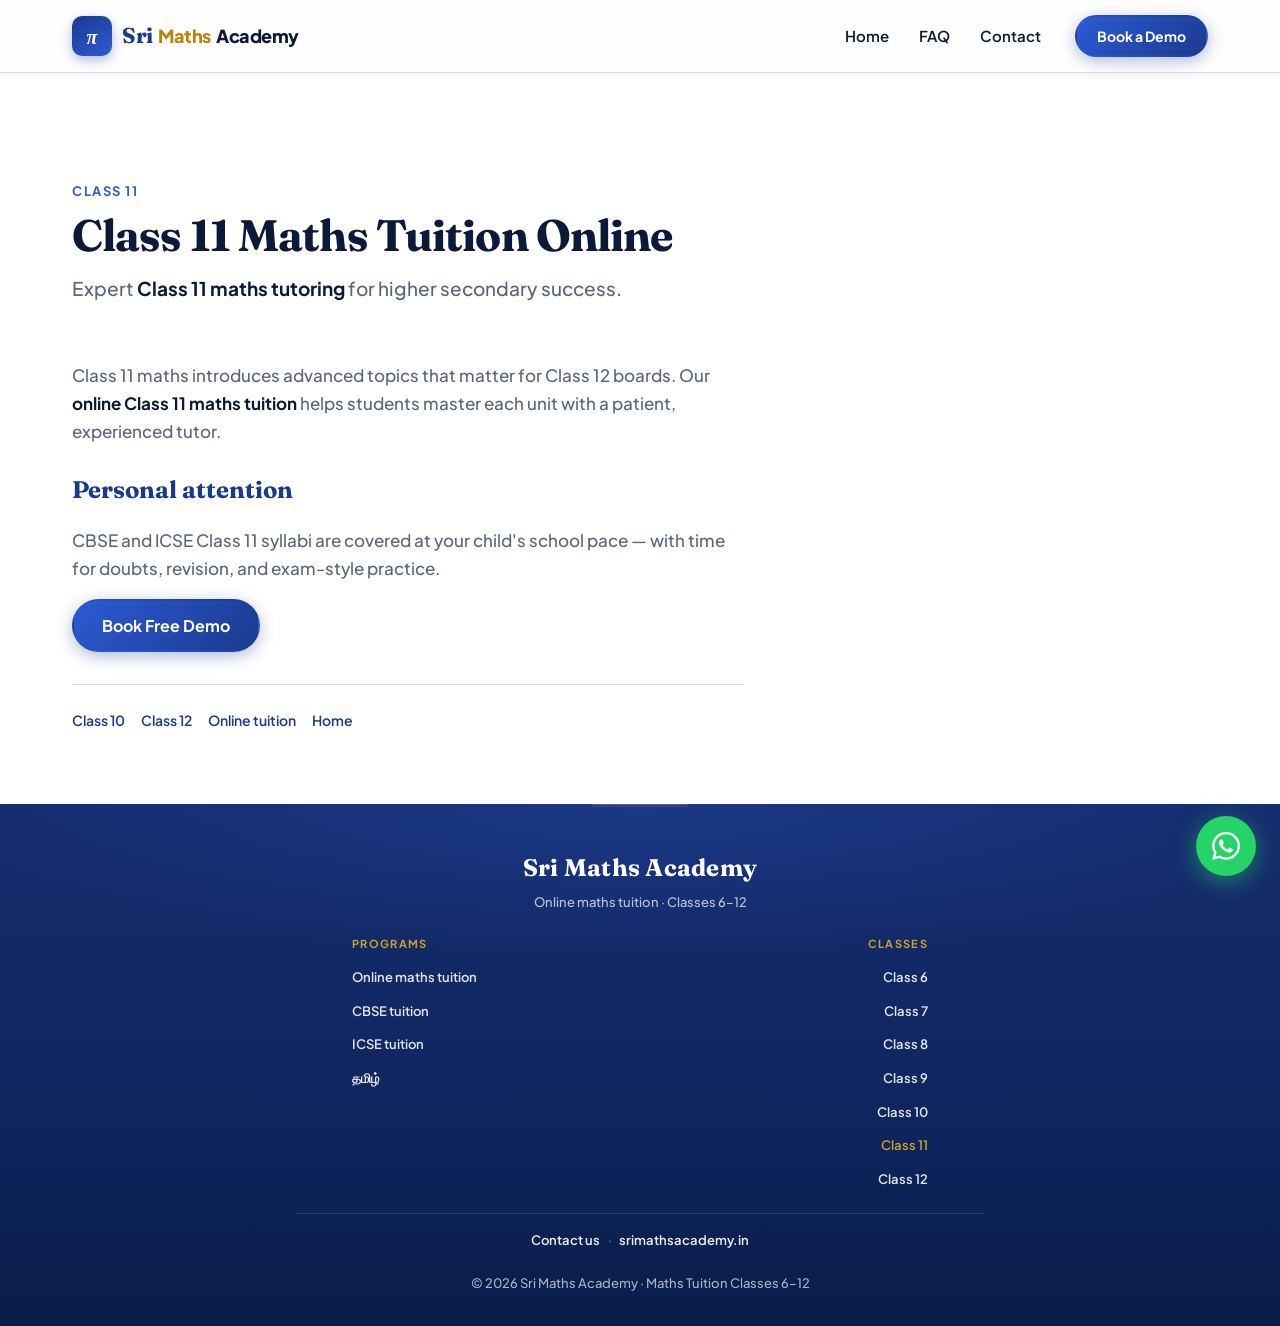
<file: class-11-maths-tuition.html>
<!DOCTYPE html>
<html lang="en">
<head>
  <meta charset="UTF-8">
  <meta name="viewport" content="width=device-width, initial-scale=1.0">
  <title>Class 11 Maths Tuition Online | CBSE ICSE | Sri Maths Academy</title>
  <meta name="description" content="Class 11 maths tuition online — calculus prep, algebra, 1-on-1 tutor. CBSE & ICSE. Free demo class.">
  <meta name="robots" content="index, follow">
  <link rel="canonical" href="https://srimathsacademy.in/class-11-maths-tuition.html">
  <link rel="alternate" hreflang="en" href="https://srimathsacademy.in/class-11-maths-tuition.html">
  <link rel="alternate" hreflang="ta" href="https://srimathsacademy.in/maths-tuition-tamil.html">
  <link rel="alternate" hreflang="x-default" href="https://srimathsacademy.in/">
  <meta property="og:type" content="website">
  <meta property="og:url" content="https://srimathsacademy.in/class-11-maths-tuition.html">
  <meta property="og:title" content="Class 11 Maths Tuition Online">
  <meta property="og:description" content="Class 11 maths tuition online — calculus prep, algebra, 1-on-1 tutor. CBSE & ICSE. Free demo class.">
  <meta property="og:image" content="https://srimathsacademy.in/og-image.svg">
  <link rel="icon" href="/favicon.svg" type="image/svg+xml">
  <link rel="preconnect" href="https://fonts.googleapis.com">
  <link rel="preconnect" href="https://fonts.gstatic.com" crossorigin>
  <link href="https://fonts.googleapis.com/css2?family=Fraunces:opsz,wght@9..144,600;700&family=Plus+Jakarta+Sans:wght@400;500;600;700;800&display=swap" rel="stylesheet">
  <link rel="stylesheet" href="css/styles.css">
</head>
<body class="seo-landing">
  <header class="header is-scrolled">
    <div class="container header__inner">
      <button type="button" class="nav-toggle" id="navToggle" aria-label="Open menu" aria-expanded="false" aria-controls="navMenu">
        <span class="nav-toggle__bar"></span><span class="nav-toggle__bar"></span><span class="nav-toggle__bar"></span>
      </button>
      <a href="index.html" class="logo" aria-label="Sri Maths Academy home">
        <span class="logo__symbol" aria-hidden="true">π</span>
        <span class="logo__wordmark"><span class="logo__sri">Sri</span><span class="logo__maths">Maths</span><span class="logo__academy">Academy</span></span>
      </a>
      <nav class="nav" id="navMenu" aria-label="Main navigation">
        <ul class="nav__list">
          <li><a href="index.html" class="nav__link">Home</a></li>
          <li><a href="index.html#faq" class="nav__link">FAQ</a></li>
          <li><a href="index.html#contact" class="nav__link">Contact</a></li>
        </ul>
        <button type="button" class="btn btn--primary btn--nav nav__cta" data-open-modal>Book a Demo</button>
      </nav>
    </div>
  </header>
  <main>
    <section class="section seo-page section--white">
      <div class="container">
        <header class="section__header">
          <p class="section__eyebrow">Class 11</p>
          <h1 class="section__title">Class 11 Maths Tuition Online</h1>
          <p class="section__lead">Expert <strong>Class 11 maths tutoring</strong> for higher secondary success.</p>
        </header>
        <div class="seo-page__content">
          <p>Class 11 maths introduces advanced topics that matter for Class 12 boards. Our <strong>online Class 11 maths tuition</strong> helps students master each unit with a patient, experienced tutor.</p>
<h2>Personal attention</h2>
<p>CBSE and ICSE Class 11 syllabi are covered at your child's school pace — with time for doubts, revision, and exam-style practice.</p>
          <p><button type="button" class="btn btn--primary btn--lg" data-open-modal>Book Free Demo</button></p>
          <nav class="seo-page__links" aria-label="Related pages"><a href="class-10-maths-tuition.html">Class 10</a><a href="class-12-maths-tuition.html">Class 12</a><a href="online-maths-tuition.html">Online tuition</a><a href="index.html">Home</a></nav>
        </div>
      </div>
    </section>
  </main>
  <footer class="footer">
    <div class="container footer__inner">
      <div class="footer__brand">
        <p class="footer__brand-name">Sri Maths Academy</p>
        <p class="footer__brand-tagline">Online maths tuition · Classes 6–12</p>
      </div>
      <nav class="footer__grid" aria-label="Footer navigation">
        <div class="footer__col">
          <p class="footer__col-title">Programs</p>
          <ul class="footer__links">
            <li><a href="online-maths-tuition.html">Online maths tuition</a></li>
            <li><a href="cbse-maths-tuition-classes-6-12.html">CBSE tuition</a></li>
            <li><a href="icse-maths-tuition.html">ICSE tuition</a></li>
            <li><a href="maths-tuition-tamil.html" hreflang="ta">தமிழ்</a></li>
          </ul>
        </div>
        <div class="footer__col footer__col--classes">
          <p class="footer__col-title">Classes</p>
          <ul class="footer__class-list">
            <li><a href="class-6-maths-tuition.html">Class 6</a></li>
            <li><a href="class-7-maths-tuition.html">Class 7</a></li>
            <li><a href="class-8-maths-tuition.html">Class 8</a></li>
            <li><a href="class-9-maths-tuition.html">Class 9</a></li>
            <li><a href="class-10-maths-tuition.html">Class 10</a></li>
            <li><a href="class-11-maths-tuition.html" aria-current="page">Class 11</a></li>
            <li><a href="class-12-maths-tuition.html">Class 12</a></li>
          </ul>
        </div>
      </nav>
      <p class="footer__contact">
        <a href="index.html#contact">Contact us</a>
        <span class="footer__contact-sep" aria-hidden="true">·</span>
        <a href="https://srimathsacademy.in/">srimathsacademy.in</a>
      </p>
      <p class="footer__copy">&copy; <span id="year"></span> Sri Maths Academy · Maths Tuition Classes 6–12</p>
    </div>
  </footer>
  <a href="https://wa.me/919486981357?text=Hello%2C%20I%27m%20interested%20in%20Class%2011%20maths%20tuition" class="whatsapp-float" target="_blank" rel="noopener noreferrer" aria-label="Chat on WhatsApp"><svg width="28" height="28" viewBox="0 0 24 24" fill="currentColor" aria-hidden="true"><path d="M17.472 14.382c-.297-.149-1.758-.867-2.03-.967-.273-.099-.471-.148-.67.15-.197.297-.767.966-.94 1.164-.173.199-.347.223-.644.075-.297-.15-1.255-.463-2.39-1.475-.883-.788-1.48-1.761-1.653-2.059-.173-.297-.018-.458.13-.606.134-.133.298-.347.446-.52.149-.174.198-.298.298-.497.099-.198.05-.371-.025-.52-.075-.149-.669-1.612-.916-2.207-.242-.579-.487-.5-.669-.51-.173-.008-.371-.01-.57-.01-.198 0-.52.074-.792.372-.272.297-1.04 1.016-1.04 2.479 0 1.462 1.065 2.875 1.213 3.074.149.198 2.096 3.2 5.077 4.487.709.306 1.262.489 1.694.625.712.227 1.36.195 1.871.118.571-.085 1.758-.719 2.006-1.413.248-.694.248-1.289.173-1.413-.074-.124-.272-.198-.57-.347m-5.421 7.403h-.004a9.87 9.87 0 01-5.031-1.378l-.361-.214-3.741.982.998-3.648-.235-.374a9.86 9.86 0 01-1.51-5.26c.001-5.45 4.436-9.884 9.888-9.884 2.64 0 5.122 1.03 6.988 2.898a9.825 9.825 0 012.893 6.994c-.003 5.45-4.435 9.884-9.885 9.884m8.413-18.297A11.815 11.815 0 0012.05 0C5.495 0 .16 5.335.157 11.892c0 2.096.547 4.142 1.588 5.945L.057 24l6.305-1.654a11.882 11.882 0 005.683 1.448h.005c6.554 0 11.89-5.335 11.893-11.893a11.821 11.821 0 00-3.48-8.413z"/></svg></a>
  <div class="modal" id="demoModal" role="dialog" aria-modal="true" aria-labelledby="modalTitle" hidden>
    <div class="modal__overlay" data-close-modal></div>
    <div class="modal__dialog">
      <button type="button" class="modal__close" data-close-modal aria-label="Close dialog">&times;</button>
      <div class="modal__layout">
        <aside class="modal__promo" aria-hidden="true"><p class="modal__promo-eyebrow">Sri Maths Academy</p><p class="modal__promo-headline">Free online demo</p></aside>
        <div class="modal__body">
          <h2 class="modal__title" id="modalTitle">Book Your Free Demo Session</h2>
          <form class="modal__form" id="demoForm" novalidate>
            <div class="modal__form-fields">
              <div class="form-group"><label for="studentName">Student Name</label><input type="text" id="studentName" name="studentName" required minlength="2"><span class="form-error" id="nameError" role="alert"></span></div>
              <div class="form-group"><label for="phone">Mobile Number</label><input type="tel" id="phone" name="phone" required><span class="form-error" id="phoneError" role="alert"></span></div>
              <div class="form-group"><label for="studentClass">Class</label><select id="studentClass" name="studentClass" required><option value="">Select class</option><option value="Class 6">Class 6</option><option value="Class 7">Class 7</option><option value="Class 8">Class 8</option><option value="Class 9">Class 9</option><option value="Class 10">Class 10</option><option value="Class 11">Class 11</option><option value="Class 12">Class 12</option><option value="other">Other</option></select><span class="form-error" id="classError" role="alert"></span></div>
              <div class="form-group form-group--hidden" id="otherClassGroup"><label for="otherClass">Specify Class</label><input type="text" id="otherClass" name="otherClass"><span class="form-error" id="otherClassError" role="alert"></span></div>
            </div>
            <button type="submit" class="btn btn--whatsapp btn--lg btn--block modal__submit" id="whatsappBtn" disabled>Book on WhatsApp</button>
          </form>
        </div>
      </div>
    </div>
  </div>
  <script src="js/main.js" defer></script>
</body>
</html>
</file>
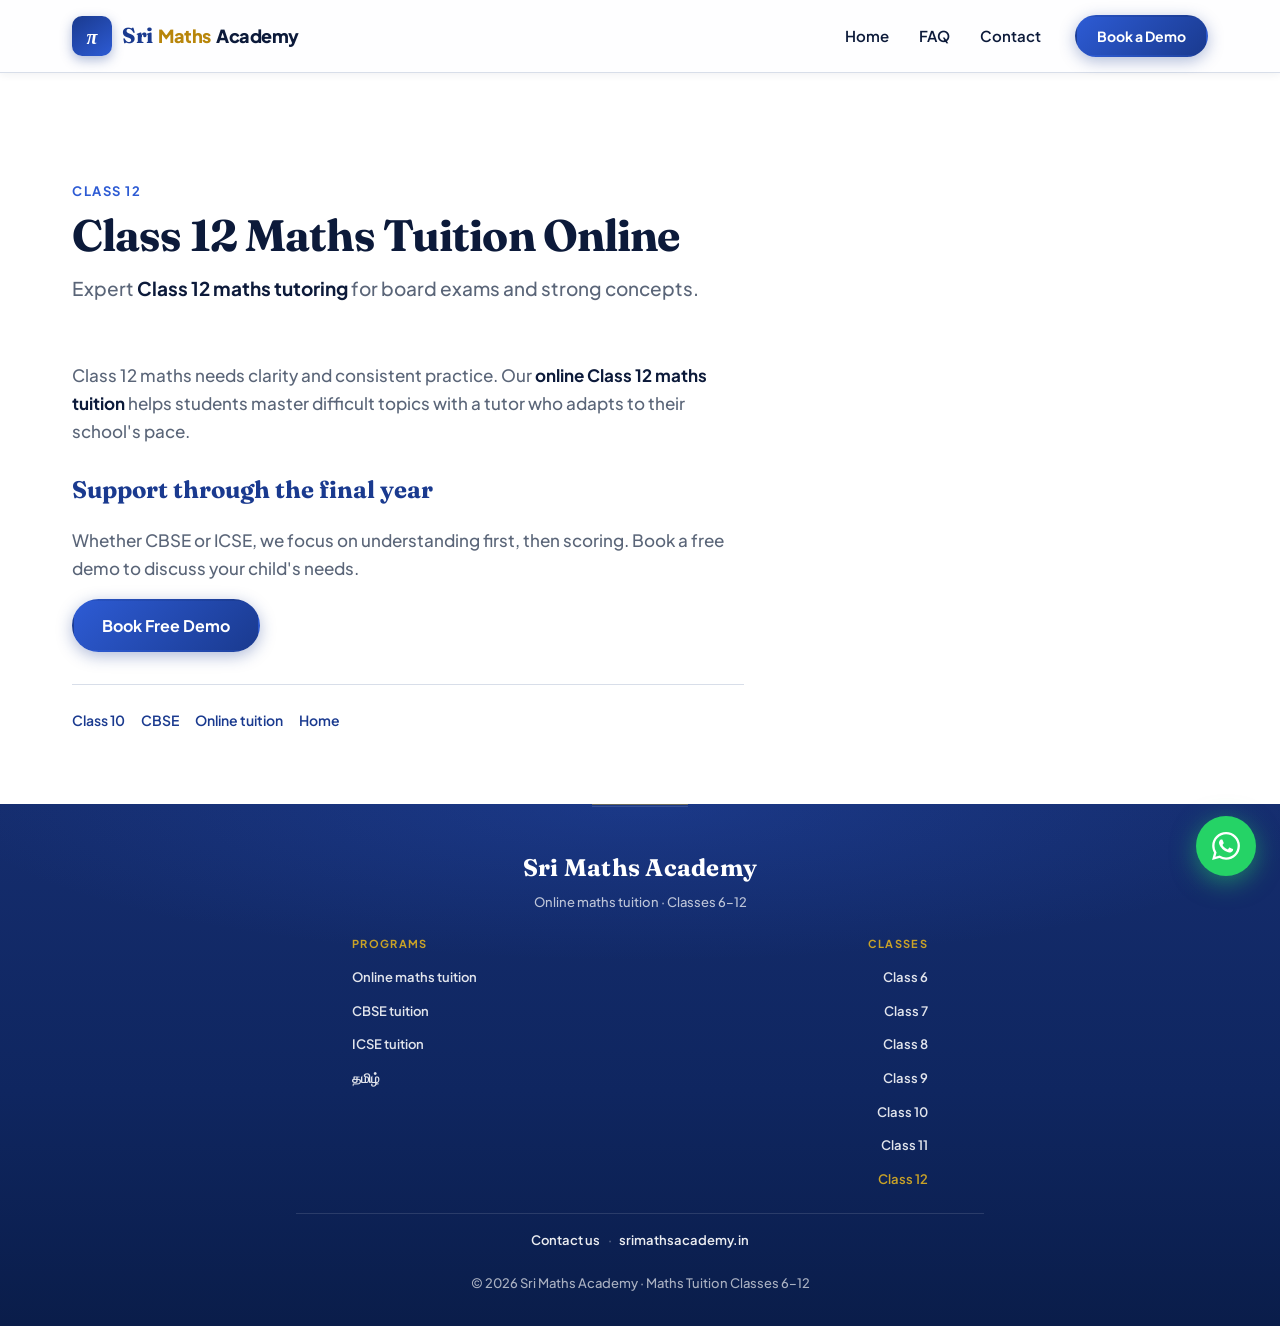
<file: class-12-maths-tuition.html>
<!DOCTYPE html>
<html lang="en">
<head>
  <meta charset="UTF-8">
  <meta name="viewport" content="width=device-width, initial-scale=1.0">
  <title>Class 12 Maths Tuition Online | CBSE ICSE | Sri Maths Academy</title>
  <meta name="description" content="Class 12 maths tuition online — calculus, algebra, exam prep. 1-on-1 tutor for CBSE & ICSE. Free demo.">
  <meta name="robots" content="index, follow">
  <link rel="canonical" href="https://srimathsacademy.in/class-12-maths-tuition.html">
  <link rel="alternate" hreflang="en" href="https://srimathsacademy.in/class-12-maths-tuition.html">
  <link rel="alternate" hreflang="ta" href="https://srimathsacademy.in/maths-tuition-tamil.html">
  <link rel="alternate" hreflang="x-default" href="https://srimathsacademy.in/">
  <meta property="og:type" content="website">
  <meta property="og:url" content="https://srimathsacademy.in/class-12-maths-tuition.html">
  <meta property="og:title" content="Class 12 Maths Tuition Online">
  <meta property="og:description" content="Class 12 maths tuition online — calculus, algebra, exam prep. 1-on-1 tutor for CBSE & ICSE. Free demo.">
  <meta property="og:image" content="https://srimathsacademy.in/og-image.svg">
  <link rel="icon" href="/favicon.svg" type="image/svg+xml">
  <link rel="preconnect" href="https://fonts.googleapis.com">
  <link rel="preconnect" href="https://fonts.gstatic.com" crossorigin>
  <link href="https://fonts.googleapis.com/css2?family=Fraunces:opsz,wght@9..144,600;700&family=Plus+Jakarta+Sans:wght@400;500;600;700;800&display=swap" rel="stylesheet">
  <link rel="stylesheet" href="css/styles.css">
</head>
<body class="seo-landing">
  <header class="header is-scrolled">
    <div class="container header__inner">
      <button type="button" class="nav-toggle" id="navToggle" aria-label="Open menu" aria-expanded="false" aria-controls="navMenu">
        <span class="nav-toggle__bar"></span><span class="nav-toggle__bar"></span><span class="nav-toggle__bar"></span>
      </button>
      <a href="index.html" class="logo" aria-label="Sri Maths Academy home">
        <span class="logo__symbol" aria-hidden="true">π</span>
        <span class="logo__wordmark"><span class="logo__sri">Sri</span><span class="logo__maths">Maths</span><span class="logo__academy">Academy</span></span>
      </a>
      <nav class="nav" id="navMenu" aria-label="Main navigation">
        <ul class="nav__list">
          <li><a href="index.html" class="nav__link">Home</a></li>
          <li><a href="index.html#faq" class="nav__link">FAQ</a></li>
          <li><a href="index.html#contact" class="nav__link">Contact</a></li>
        </ul>
        <button type="button" class="btn btn--primary btn--nav nav__cta" data-open-modal>Book a Demo</button>
      </nav>
    </div>
  </header>
  <main>
    <section class="section seo-page section--white">
      <div class="container">
        <header class="section__header">
          <p class="section__eyebrow">Class 12</p>
          <h1 class="section__title">Class 12 Maths Tuition Online</h1>
          <p class="section__lead">Expert <strong>Class 12 maths tutoring</strong> for board exams and strong concepts.</p>
        </header>
        <div class="seo-page__content">
          <p>Class 12 maths needs clarity and consistent practice. Our <strong>online Class 12 maths tuition</strong> helps students master difficult topics with a tutor who adapts to their school's pace.</p>
<h2>Support through the final year</h2>
<p>Whether CBSE or ICSE, we focus on understanding first, then scoring. Book a free demo to discuss your child's needs.</p>
          <p><button type="button" class="btn btn--primary btn--lg" data-open-modal>Book Free Demo</button></p>
          <nav class="seo-page__links" aria-label="Related pages"><a href="class-10-maths-tuition.html">Class 10</a><a href="cbse-maths-tuition-classes-6-12.html">CBSE</a><a href="online-maths-tuition.html">Online tuition</a><a href="index.html">Home</a></nav>
        </div>
      </div>
    </section>
  </main>
  <footer class="footer">
    <div class="container footer__inner">
      <div class="footer__brand">
        <p class="footer__brand-name">Sri Maths Academy</p>
        <p class="footer__brand-tagline">Online maths tuition · Classes 6–12</p>
      </div>
      <nav class="footer__grid" aria-label="Footer navigation">
        <div class="footer__col">
          <p class="footer__col-title">Programs</p>
          <ul class="footer__links">
            <li><a href="online-maths-tuition.html">Online maths tuition</a></li>
            <li><a href="cbse-maths-tuition-classes-6-12.html">CBSE tuition</a></li>
            <li><a href="icse-maths-tuition.html">ICSE tuition</a></li>
            <li><a href="maths-tuition-tamil.html" hreflang="ta">தமிழ்</a></li>
          </ul>
        </div>
        <div class="footer__col footer__col--classes">
          <p class="footer__col-title">Classes</p>
          <ul class="footer__class-list">
            <li><a href="class-6-maths-tuition.html">Class 6</a></li>
            <li><a href="class-7-maths-tuition.html">Class 7</a></li>
            <li><a href="class-8-maths-tuition.html">Class 8</a></li>
            <li><a href="class-9-maths-tuition.html">Class 9</a></li>
            <li><a href="class-10-maths-tuition.html">Class 10</a></li>
            <li><a href="class-11-maths-tuition.html">Class 11</a></li>
            <li><a href="class-12-maths-tuition.html" aria-current="page">Class 12</a></li>
          </ul>
        </div>
      </nav>
      <p class="footer__contact">
        <a href="index.html#contact">Contact us</a>
        <span class="footer__contact-sep" aria-hidden="true">·</span>
        <a href="https://srimathsacademy.in/">srimathsacademy.in</a>
      </p>
      <p class="footer__copy">&copy; <span id="year"></span> Sri Maths Academy · Maths Tuition Classes 6–12</p>
    </div>
  </footer>
  <a href="https://wa.me/919486981357?text=Hello%2C%20I%27m%20interested%20in%20Class%2012%20maths%20tuition" class="whatsapp-float" target="_blank" rel="noopener noreferrer" aria-label="Chat on WhatsApp"><svg width="28" height="28" viewBox="0 0 24 24" fill="currentColor" aria-hidden="true"><path d="M17.472 14.382c-.297-.149-1.758-.867-2.03-.967-.273-.099-.471-.148-.67.15-.197.297-.767.966-.94 1.164-.173.199-.347.223-.644.075-.297-.15-1.255-.463-2.39-1.475-.883-.788-1.48-1.761-1.653-2.059-.173-.297-.018-.458.13-.606.134-.133.298-.347.446-.52.149-.174.198-.298.298-.497.099-.198.05-.371-.025-.52-.075-.149-.669-1.612-.916-2.207-.242-.579-.487-.5-.669-.51-.173-.008-.371-.01-.57-.01-.198 0-.52.074-.792.372-.272.297-1.04 1.016-1.04 2.479 0 1.462 1.065 2.875 1.213 3.074.149.198 2.096 3.2 5.077 4.487.709.306 1.262.489 1.694.625.712.227 1.36.195 1.871.118.571-.085 1.758-.719 2.006-1.413.248-.694.248-1.289.173-1.413-.074-.124-.272-.198-.57-.347m-5.421 7.403h-.004a9.87 9.87 0 01-5.031-1.378l-.361-.214-3.741.982.998-3.648-.235-.374a9.86 9.86 0 01-1.51-5.26c.001-5.45 4.436-9.884 9.888-9.884 2.64 0 5.122 1.03 6.988 2.898a9.825 9.825 0 012.893 6.994c-.003 5.45-4.435 9.884-9.885 9.884m8.413-18.297A11.815 11.815 0 0012.05 0C5.495 0 .16 5.335.157 11.892c0 2.096.547 4.142 1.588 5.945L.057 24l6.305-1.654a11.882 11.882 0 005.683 1.448h.005c6.554 0 11.89-5.335 11.893-11.893a11.821 11.821 0 00-3.48-8.413z"/></svg></a>
  <div class="modal" id="demoModal" role="dialog" aria-modal="true" aria-labelledby="modalTitle" hidden>
    <div class="modal__overlay" data-close-modal></div>
    <div class="modal__dialog">
      <button type="button" class="modal__close" data-close-modal aria-label="Close dialog">&times;</button>
      <div class="modal__layout">
        <aside class="modal__promo" aria-hidden="true"><p class="modal__promo-eyebrow">Sri Maths Academy</p><p class="modal__promo-headline">Free online demo</p></aside>
        <div class="modal__body">
          <h2 class="modal__title" id="modalTitle">Book Your Free Demo Session</h2>
          <form class="modal__form" id="demoForm" novalidate>
            <div class="modal__form-fields">
              <div class="form-group"><label for="studentName">Student Name</label><input type="text" id="studentName" name="studentName" required minlength="2"><span class="form-error" id="nameError" role="alert"></span></div>
              <div class="form-group"><label for="phone">Mobile Number</label><input type="tel" id="phone" name="phone" required><span class="form-error" id="phoneError" role="alert"></span></div>
              <div class="form-group"><label for="studentClass">Class</label><select id="studentClass" name="studentClass" required><option value="">Select class</option><option value="Class 6">Class 6</option><option value="Class 7">Class 7</option><option value="Class 8">Class 8</option><option value="Class 9">Class 9</option><option value="Class 10">Class 10</option><option value="Class 11">Class 11</option><option value="Class 12">Class 12</option><option value="other">Other</option></select><span class="form-error" id="classError" role="alert"></span></div>
              <div class="form-group form-group--hidden" id="otherClassGroup"><label for="otherClass">Specify Class</label><input type="text" id="otherClass" name="otherClass"><span class="form-error" id="otherClassError" role="alert"></span></div>
            </div>
            <button type="submit" class="btn btn--whatsapp btn--lg btn--block modal__submit" id="whatsappBtn" disabled>Book on WhatsApp</button>
          </form>
        </div>
      </div>
    </div>
  </div>
  <script src="js/main.js" defer></script>
</body>
</html>
</file>
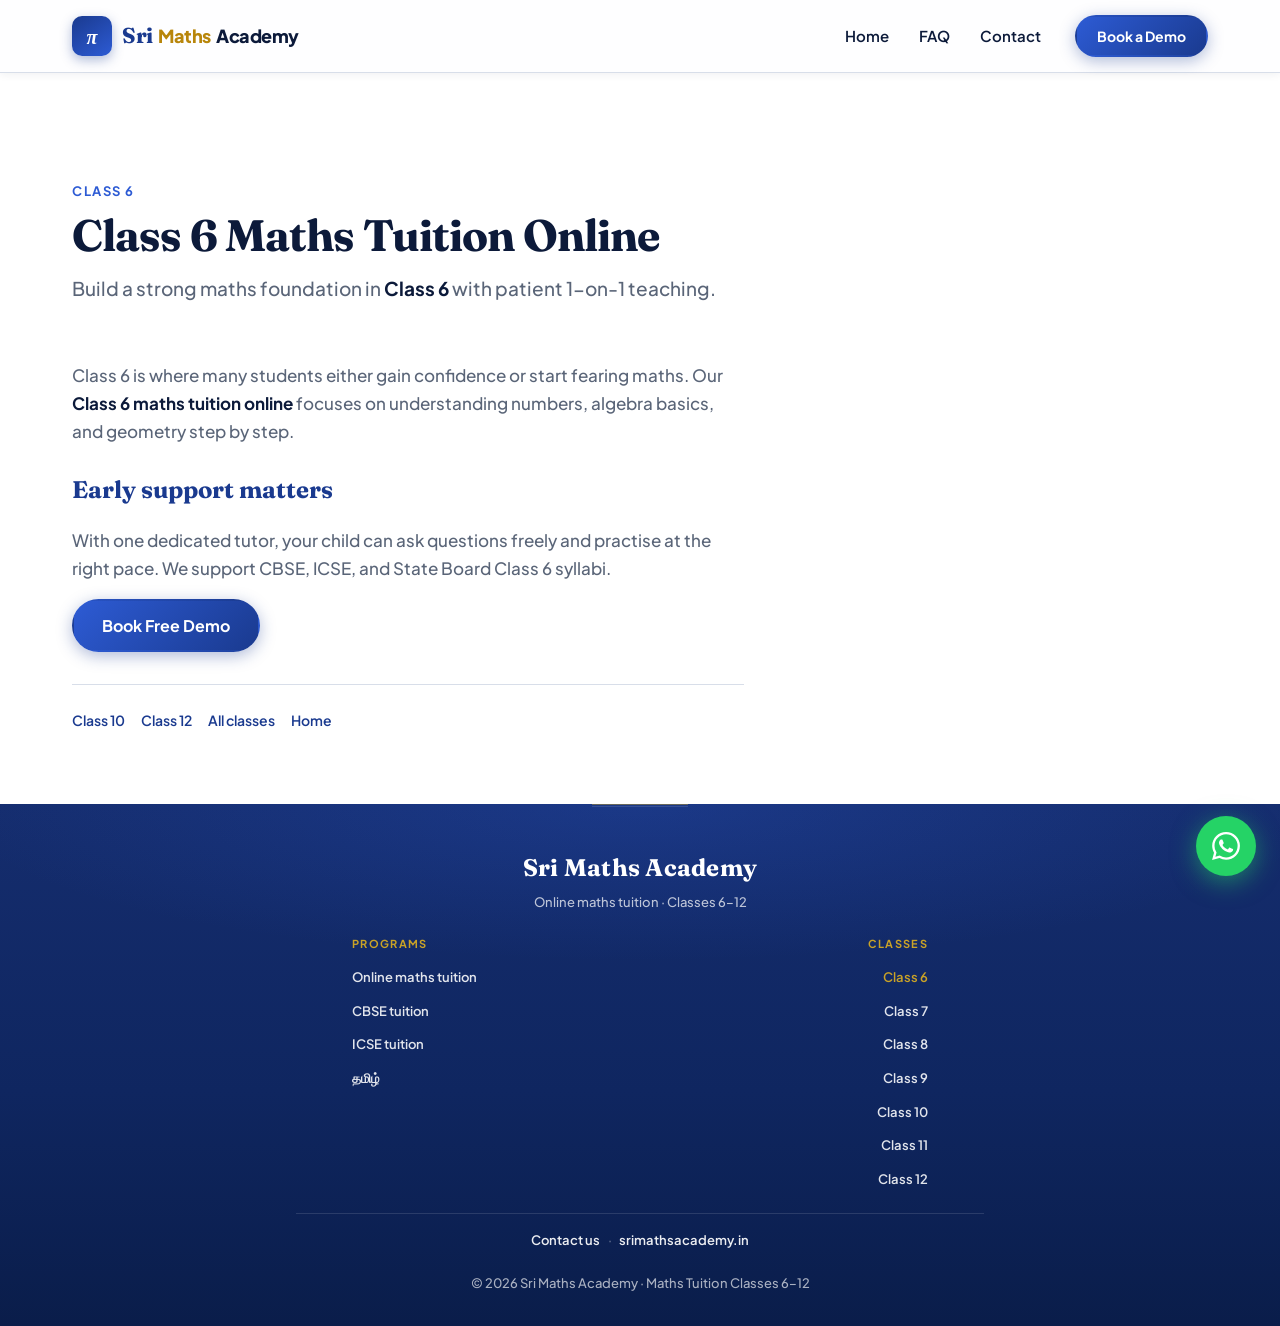
<file: class-6-maths-tuition.html>
<!DOCTYPE html>
<html lang="en">
<head>
  <meta charset="UTF-8">
  <meta name="viewport" content="width=device-width, initial-scale=1.0">
  <title>Class 6 Maths Tuition Online | 1-on-1 Tutor | Sri Maths Academy</title>
  <meta name="description" content="Online Class 6 maths tuition — build strong basics with a personal tutor. CBSE, ICSE, State Board. Free demo class.">
  <meta name="robots" content="index, follow">
  <link rel="canonical" href="https://srimathsacademy.in/class-6-maths-tuition.html">
  <link rel="alternate" hreflang="en" href="https://srimathsacademy.in/class-6-maths-tuition.html">
  <link rel="alternate" hreflang="ta" href="https://srimathsacademy.in/maths-tuition-tamil.html">
  <link rel="alternate" hreflang="x-default" href="https://srimathsacademy.in/">
  <meta property="og:type" content="website">
  <meta property="og:url" content="https://srimathsacademy.in/class-6-maths-tuition.html">
  <meta property="og:title" content="Class 6 Maths Tuition Online">
  <meta property="og:description" content="Online Class 6 maths tuition — build strong basics with a personal tutor. CBSE, ICSE, State Board. Free demo class.">
  <meta property="og:image" content="https://srimathsacademy.in/og-image.svg">
  <link rel="icon" href="/favicon.svg" type="image/svg+xml">
  <link rel="preconnect" href="https://fonts.googleapis.com">
  <link rel="preconnect" href="https://fonts.gstatic.com" crossorigin>
  <link href="https://fonts.googleapis.com/css2?family=Fraunces:opsz,wght@9..144,600;700&family=Plus+Jakarta+Sans:wght@400;500;600;700;800&display=swap" rel="stylesheet">
  <link rel="stylesheet" href="css/styles.css">
</head>
<body class="seo-landing">
  <header class="header is-scrolled">
    <div class="container header__inner">
      <button type="button" class="nav-toggle" id="navToggle" aria-label="Open menu" aria-expanded="false" aria-controls="navMenu">
        <span class="nav-toggle__bar"></span><span class="nav-toggle__bar"></span><span class="nav-toggle__bar"></span>
      </button>
      <a href="index.html" class="logo" aria-label="Sri Maths Academy home">
        <span class="logo__symbol" aria-hidden="true">π</span>
        <span class="logo__wordmark"><span class="logo__sri">Sri</span><span class="logo__maths">Maths</span><span class="logo__academy">Academy</span></span>
      </a>
      <nav class="nav" id="navMenu" aria-label="Main navigation">
        <ul class="nav__list">
          <li><a href="index.html" class="nav__link">Home</a></li>
          <li><a href="index.html#faq" class="nav__link">FAQ</a></li>
          <li><a href="index.html#contact" class="nav__link">Contact</a></li>
        </ul>
        <button type="button" class="btn btn--primary btn--nav nav__cta" data-open-modal>Book a Demo</button>
      </nav>
    </div>
  </header>
  <main>
    <section class="section seo-page section--white">
      <div class="container">
        <header class="section__header">
          <p class="section__eyebrow">Class 6</p>
          <h1 class="section__title">Class 6 Maths Tuition Online</h1>
          <p class="section__lead">Build a strong maths foundation in <strong>Class 6</strong> with patient 1-on-1 teaching.</p>
        </header>
        <div class="seo-page__content">
          <p>Class 6 is where many students either gain confidence or start fearing maths. Our <strong>Class 6 maths tuition online</strong> focuses on understanding numbers, algebra basics, and geometry step by step.</p>
<h2>Early support matters</h2>
<p>With one dedicated tutor, your child can ask questions freely and practise at the right pace. We support CBSE, ICSE, and State Board Class 6 syllabi.</p>
          <p><button type="button" class="btn btn--primary btn--lg" data-open-modal>Book Free Demo</button></p>
          <nav class="seo-page__links" aria-label="Related pages"><a href="class-10-maths-tuition.html">Class 10</a><a href="class-12-maths-tuition.html">Class 12</a><a href="online-maths-tuition.html">All classes</a><a href="index.html">Home</a></nav>
        </div>
      </div>
    </section>
  </main>
  <footer class="footer">
    <div class="container footer__inner">
      <div class="footer__brand">
        <p class="footer__brand-name">Sri Maths Academy</p>
        <p class="footer__brand-tagline">Online maths tuition · Classes 6–12</p>
      </div>
      <nav class="footer__grid" aria-label="Footer navigation">
        <div class="footer__col">
          <p class="footer__col-title">Programs</p>
          <ul class="footer__links">
            <li><a href="online-maths-tuition.html">Online maths tuition</a></li>
            <li><a href="cbse-maths-tuition-classes-6-12.html">CBSE tuition</a></li>
            <li><a href="icse-maths-tuition.html">ICSE tuition</a></li>
            <li><a href="maths-tuition-tamil.html" hreflang="ta">தமிழ்</a></li>
          </ul>
        </div>
        <div class="footer__col footer__col--classes">
          <p class="footer__col-title">Classes</p>
          <ul class="footer__class-list">
            <li><a href="class-6-maths-tuition.html" aria-current="page">Class 6</a></li>
            <li><a href="class-7-maths-tuition.html">Class 7</a></li>
            <li><a href="class-8-maths-tuition.html">Class 8</a></li>
            <li><a href="class-9-maths-tuition.html">Class 9</a></li>
            <li><a href="class-10-maths-tuition.html">Class 10</a></li>
            <li><a href="class-11-maths-tuition.html">Class 11</a></li>
            <li><a href="class-12-maths-tuition.html">Class 12</a></li>
          </ul>
        </div>
      </nav>
      <p class="footer__contact">
        <a href="index.html#contact">Contact us</a>
        <span class="footer__contact-sep" aria-hidden="true">·</span>
        <a href="https://srimathsacademy.in/">srimathsacademy.in</a>
      </p>
      <p class="footer__copy">&copy; <span id="year"></span> Sri Maths Academy · Maths Tuition Classes 6–12</p>
    </div>
  </footer>
  <a href="https://wa.me/919486981357?text=Hello%2C%20I%27m%20interested%20in%20Class%206%20maths%20tuition" class="whatsapp-float" target="_blank" rel="noopener noreferrer" aria-label="Chat on WhatsApp"><svg width="28" height="28" viewBox="0 0 24 24" fill="currentColor" aria-hidden="true"><path d="M17.472 14.382c-.297-.149-1.758-.867-2.03-.967-.273-.099-.471-.148-.67.15-.197.297-.767.966-.94 1.164-.173.199-.347.223-.644.075-.297-.15-1.255-.463-2.39-1.475-.883-.788-1.48-1.761-1.653-2.059-.173-.297-.018-.458.13-.606.134-.133.298-.347.446-.52.149-.174.198-.298.298-.497.099-.198.05-.371-.025-.52-.075-.149-.669-1.612-.916-2.207-.242-.579-.487-.5-.669-.51-.173-.008-.371-.01-.57-.01-.198 0-.52.074-.792.372-.272.297-1.04 1.016-1.04 2.479 0 1.462 1.065 2.875 1.213 3.074.149.198 2.096 3.2 5.077 4.487.709.306 1.262.489 1.694.625.712.227 1.36.195 1.871.118.571-.085 1.758-.719 2.006-1.413.248-.694.248-1.289.173-1.413-.074-.124-.272-.198-.57-.347m-5.421 7.403h-.004a9.87 9.87 0 01-5.031-1.378l-.361-.214-3.741.982.998-3.648-.235-.374a9.86 9.86 0 01-1.51-5.26c.001-5.45 4.436-9.884 9.888-9.884 2.64 0 5.122 1.03 6.988 2.898a9.825 9.825 0 012.893 6.994c-.003 5.45-4.435 9.884-9.885 9.884m8.413-18.297A11.815 11.815 0 0012.05 0C5.495 0 .16 5.335.157 11.892c0 2.096.547 4.142 1.588 5.945L.057 24l6.305-1.654a11.882 11.882 0 005.683 1.448h.005c6.554 0 11.89-5.335 11.893-11.893a11.821 11.821 0 00-3.48-8.413z"/></svg></a>
  <div class="modal" id="demoModal" role="dialog" aria-modal="true" aria-labelledby="modalTitle" hidden>
    <div class="modal__overlay" data-close-modal></div>
    <div class="modal__dialog">
      <button type="button" class="modal__close" data-close-modal aria-label="Close dialog">&times;</button>
      <div class="modal__layout">
        <aside class="modal__promo" aria-hidden="true"><p class="modal__promo-eyebrow">Sri Maths Academy</p><p class="modal__promo-headline">Free online demo</p></aside>
        <div class="modal__body">
          <h2 class="modal__title" id="modalTitle">Book Your Free Demo Session</h2>
          <form class="modal__form" id="demoForm" novalidate>
            <div class="modal__form-fields">
              <div class="form-group"><label for="studentName">Student Name</label><input type="text" id="studentName" name="studentName" required minlength="2"><span class="form-error" id="nameError" role="alert"></span></div>
              <div class="form-group"><label for="phone">Mobile Number</label><input type="tel" id="phone" name="phone" required><span class="form-error" id="phoneError" role="alert"></span></div>
              <div class="form-group"><label for="studentClass">Class</label><select id="studentClass" name="studentClass" required><option value="">Select class</option><option value="Class 6">Class 6</option><option value="Class 7">Class 7</option><option value="Class 8">Class 8</option><option value="Class 9">Class 9</option><option value="Class 10">Class 10</option><option value="Class 11">Class 11</option><option value="Class 12">Class 12</option><option value="other">Other</option></select><span class="form-error" id="classError" role="alert"></span></div>
              <div class="form-group form-group--hidden" id="otherClassGroup"><label for="otherClass">Specify Class</label><input type="text" id="otherClass" name="otherClass"><span class="form-error" id="otherClassError" role="alert"></span></div>
            </div>
            <button type="submit" class="btn btn--whatsapp btn--lg btn--block modal__submit" id="whatsappBtn" disabled>Book on WhatsApp</button>
          </form>
        </div>
      </div>
    </div>
  </div>
  <script src="js/main.js" defer></script>
</body>
</html>
</file>
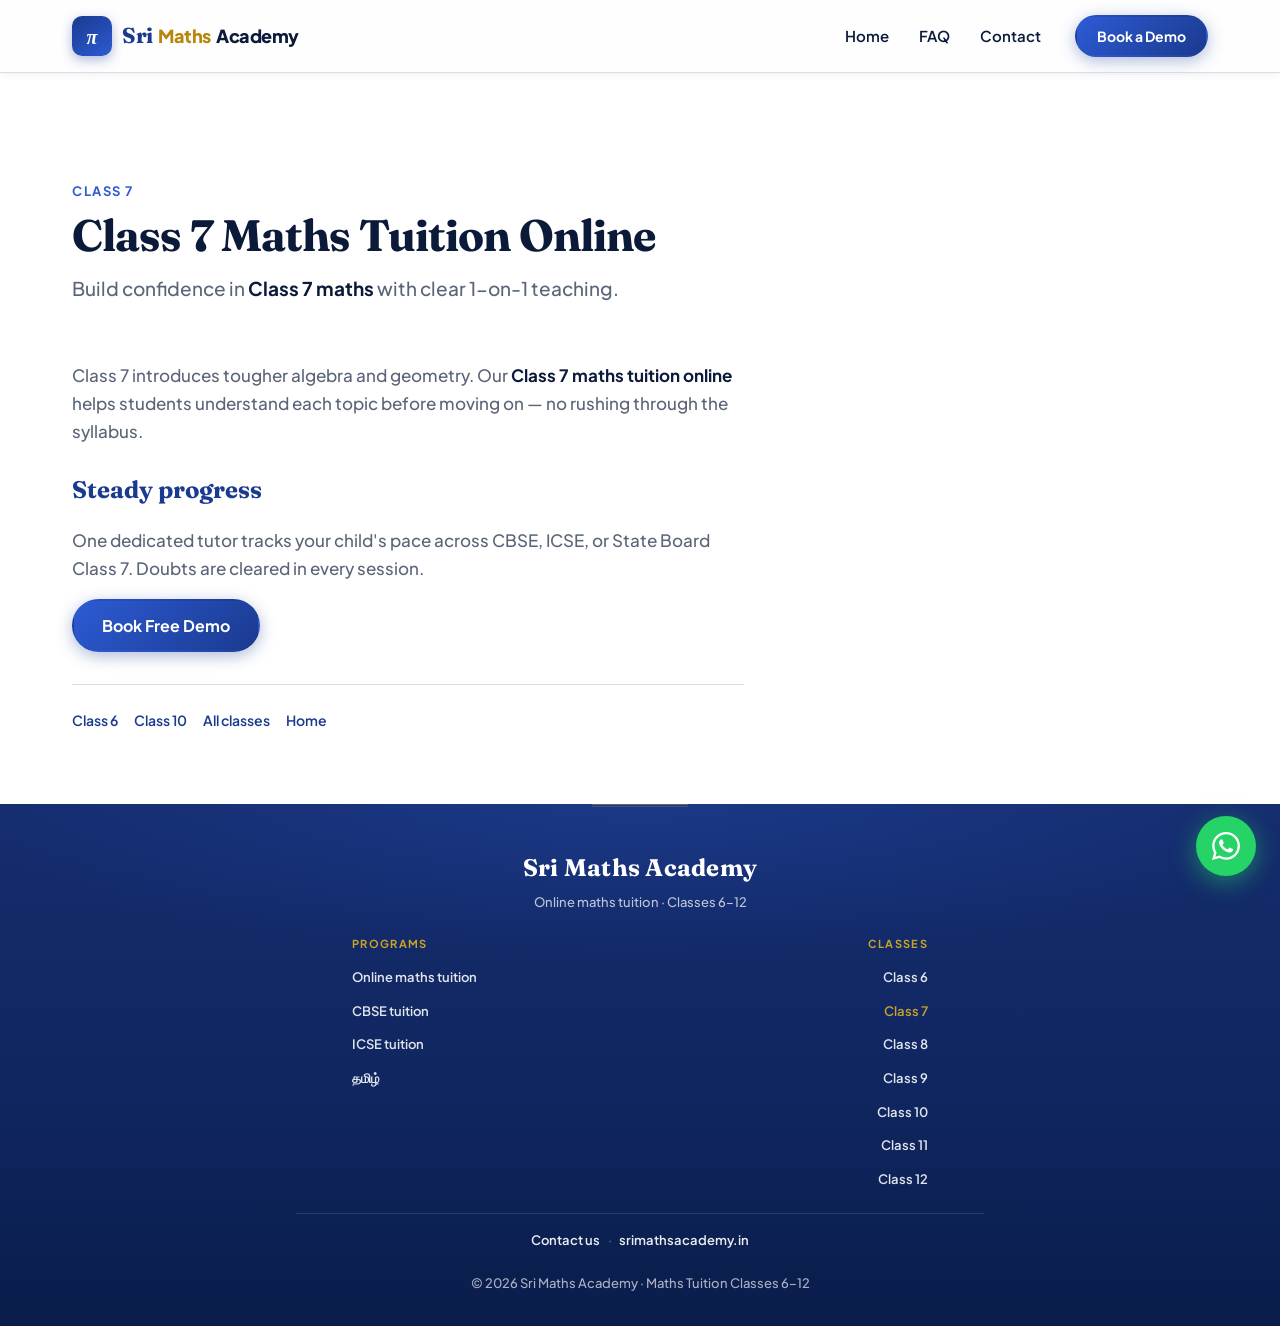
<file: class-7-maths-tuition.html>
<!DOCTYPE html>
<html lang="en">
<head>
  <meta charset="UTF-8">
  <meta name="viewport" content="width=device-width, initial-scale=1.0">
  <title>Class 7 Maths Tuition Online | 1-on-1 Tutor | Sri Maths Academy</title>
  <meta name="description" content="Online Class 7 maths tuition — strengthen fundamentals with a personal tutor. CBSE, ICSE, State Board. Free demo class.">
  <meta name="robots" content="index, follow">
  <link rel="canonical" href="https://srimathsacademy.in/class-7-maths-tuition.html">
  <link rel="alternate" hreflang="en" href="https://srimathsacademy.in/class-7-maths-tuition.html">
  <link rel="alternate" hreflang="ta" href="https://srimathsacademy.in/maths-tuition-tamil.html">
  <link rel="alternate" hreflang="x-default" href="https://srimathsacademy.in/">
  <meta property="og:type" content="website">
  <meta property="og:url" content="https://srimathsacademy.in/class-7-maths-tuition.html">
  <meta property="og:title" content="Class 7 Maths Tuition Online">
  <meta property="og:description" content="Online Class 7 maths tuition — strengthen fundamentals with a personal tutor. CBSE, ICSE, State Board. Free demo class.">
  <meta property="og:image" content="https://srimathsacademy.in/og-image.svg">
  <link rel="icon" href="/favicon.svg" type="image/svg+xml">
  <link rel="preconnect" href="https://fonts.googleapis.com">
  <link rel="preconnect" href="https://fonts.gstatic.com" crossorigin>
  <link href="https://fonts.googleapis.com/css2?family=Fraunces:opsz,wght@9..144,600;700&family=Plus+Jakarta+Sans:wght@400;500;600;700;800&display=swap" rel="stylesheet">
  <link rel="stylesheet" href="css/styles.css">
</head>
<body class="seo-landing">
  <header class="header is-scrolled">
    <div class="container header__inner">
      <button type="button" class="nav-toggle" id="navToggle" aria-label="Open menu" aria-expanded="false" aria-controls="navMenu">
        <span class="nav-toggle__bar"></span><span class="nav-toggle__bar"></span><span class="nav-toggle__bar"></span>
      </button>
      <a href="index.html" class="logo" aria-label="Sri Maths Academy home">
        <span class="logo__symbol" aria-hidden="true">π</span>
        <span class="logo__wordmark"><span class="logo__sri">Sri</span><span class="logo__maths">Maths</span><span class="logo__academy">Academy</span></span>
      </a>
      <nav class="nav" id="navMenu" aria-label="Main navigation">
        <ul class="nav__list">
          <li><a href="index.html" class="nav__link">Home</a></li>
          <li><a href="index.html#faq" class="nav__link">FAQ</a></li>
          <li><a href="index.html#contact" class="nav__link">Contact</a></li>
        </ul>
        <button type="button" class="btn btn--primary btn--nav nav__cta" data-open-modal>Book a Demo</button>
      </nav>
    </div>
  </header>
  <main>
    <section class="section seo-page section--white">
      <div class="container">
        <header class="section__header">
          <p class="section__eyebrow">Class 7</p>
          <h1 class="section__title">Class 7 Maths Tuition Online</h1>
          <p class="section__lead">Build confidence in <strong>Class 7 maths</strong> with clear 1-on-1 teaching.</p>
        </header>
        <div class="seo-page__content">
          <p>Class 7 introduces tougher algebra and geometry. Our <strong>Class 7 maths tuition online</strong> helps students understand each topic before moving on — no rushing through the syllabus.</p>
<h2>Steady progress</h2>
<p>One dedicated tutor tracks your child's pace across CBSE, ICSE, or State Board Class 7. Doubts are cleared in every session.</p>
          <p><button type="button" class="btn btn--primary btn--lg" data-open-modal>Book Free Demo</button></p>
          <nav class="seo-page__links" aria-label="Related pages"><a href="class-6-maths-tuition.html">Class 6</a><a href="class-10-maths-tuition.html">Class 10</a><a href="online-maths-tuition.html">All classes</a><a href="index.html">Home</a></nav>
        </div>
      </div>
    </section>
  </main>
  <footer class="footer">
    <div class="container footer__inner">
      <div class="footer__brand">
        <p class="footer__brand-name">Sri Maths Academy</p>
        <p class="footer__brand-tagline">Online maths tuition · Classes 6–12</p>
      </div>
      <nav class="footer__grid" aria-label="Footer navigation">
        <div class="footer__col">
          <p class="footer__col-title">Programs</p>
          <ul class="footer__links">
            <li><a href="online-maths-tuition.html">Online maths tuition</a></li>
            <li><a href="cbse-maths-tuition-classes-6-12.html">CBSE tuition</a></li>
            <li><a href="icse-maths-tuition.html">ICSE tuition</a></li>
            <li><a href="maths-tuition-tamil.html" hreflang="ta">தமிழ்</a></li>
          </ul>
        </div>
        <div class="footer__col footer__col--classes">
          <p class="footer__col-title">Classes</p>
          <ul class="footer__class-list">
            <li><a href="class-6-maths-tuition.html">Class 6</a></li>
            <li><a href="class-7-maths-tuition.html" aria-current="page">Class 7</a></li>
            <li><a href="class-8-maths-tuition.html">Class 8</a></li>
            <li><a href="class-9-maths-tuition.html">Class 9</a></li>
            <li><a href="class-10-maths-tuition.html">Class 10</a></li>
            <li><a href="class-11-maths-tuition.html">Class 11</a></li>
            <li><a href="class-12-maths-tuition.html">Class 12</a></li>
          </ul>
        </div>
      </nav>
      <p class="footer__contact">
        <a href="index.html#contact">Contact us</a>
        <span class="footer__contact-sep" aria-hidden="true">·</span>
        <a href="https://srimathsacademy.in/">srimathsacademy.in</a>
      </p>
      <p class="footer__copy">&copy; <span id="year"></span> Sri Maths Academy · Maths Tuition Classes 6–12</p>
    </div>
  </footer>
  <a href="https://wa.me/919486981357?text=Hello%2C%20I%27m%20interested%20in%20Class%207%20maths%20tuition" class="whatsapp-float" target="_blank" rel="noopener noreferrer" aria-label="Chat on WhatsApp"><svg width="28" height="28" viewBox="0 0 24 24" fill="currentColor" aria-hidden="true"><path d="M17.472 14.382c-.297-.149-1.758-.867-2.03-.967-.273-.099-.471-.148-.67.15-.197.297-.767.966-.94 1.164-.173.199-.347.223-.644.075-.297-.15-1.255-.463-2.39-1.475-.883-.788-1.48-1.761-1.653-2.059-.173-.297-.018-.458.13-.606.134-.133.298-.347.446-.52.149-.174.198-.298.298-.497.099-.198.05-.371-.025-.52-.075-.149-.669-1.612-.916-2.207-.242-.579-.487-.5-.669-.51-.173-.008-.371-.01-.57-.01-.198 0-.52.074-.792.372-.272.297-1.04 1.016-1.04 2.479 0 1.462 1.065 2.875 1.213 3.074.149.198 2.096 3.2 5.077 4.487.709.306 1.262.489 1.694.625.712.227 1.36.195 1.871.118.571-.085 1.758-.719 2.006-1.413.248-.694.248-1.289.173-1.413-.074-.124-.272-.198-.57-.347m-5.421 7.403h-.004a9.87 9.87 0 01-5.031-1.378l-.361-.214-3.741.982.998-3.648-.235-.374a9.86 9.86 0 01-1.51-5.26c.001-5.45 4.436-9.884 9.888-9.884 2.64 0 5.122 1.03 6.988 2.898a9.825 9.825 0 012.893 6.994c-.003 5.45-4.435 9.884-9.885 9.884m8.413-18.297A11.815 11.815 0 0012.05 0C5.495 0 .16 5.335.157 11.892c0 2.096.547 4.142 1.588 5.945L.057 24l6.305-1.654a11.882 11.882 0 005.683 1.448h.005c6.554 0 11.89-5.335 11.893-11.893a11.821 11.821 0 00-3.48-8.413z"/></svg></a>
  <div class="modal" id="demoModal" role="dialog" aria-modal="true" aria-labelledby="modalTitle" hidden>
    <div class="modal__overlay" data-close-modal></div>
    <div class="modal__dialog">
      <button type="button" class="modal__close" data-close-modal aria-label="Close dialog">&times;</button>
      <div class="modal__layout">
        <aside class="modal__promo" aria-hidden="true"><p class="modal__promo-eyebrow">Sri Maths Academy</p><p class="modal__promo-headline">Free online demo</p></aside>
        <div class="modal__body">
          <h2 class="modal__title" id="modalTitle">Book Your Free Demo Session</h2>
          <form class="modal__form" id="demoForm" novalidate>
            <div class="modal__form-fields">
              <div class="form-group"><label for="studentName">Student Name</label><input type="text" id="studentName" name="studentName" required minlength="2"><span class="form-error" id="nameError" role="alert"></span></div>
              <div class="form-group"><label for="phone">Mobile Number</label><input type="tel" id="phone" name="phone" required><span class="form-error" id="phoneError" role="alert"></span></div>
              <div class="form-group"><label for="studentClass">Class</label><select id="studentClass" name="studentClass" required><option value="">Select class</option><option value="Class 6">Class 6</option><option value="Class 7">Class 7</option><option value="Class 8">Class 8</option><option value="Class 9">Class 9</option><option value="Class 10">Class 10</option><option value="Class 11">Class 11</option><option value="Class 12">Class 12</option><option value="other">Other</option></select><span class="form-error" id="classError" role="alert"></span></div>
              <div class="form-group form-group--hidden" id="otherClassGroup"><label for="otherClass">Specify Class</label><input type="text" id="otherClass" name="otherClass"><span class="form-error" id="otherClassError" role="alert"></span></div>
            </div>
            <button type="submit" class="btn btn--whatsapp btn--lg btn--block modal__submit" id="whatsappBtn" disabled>Book on WhatsApp</button>
          </form>
        </div>
      </div>
    </div>
  </div>
  <script src="js/main.js" defer></script>
</body>
</html>
</file>
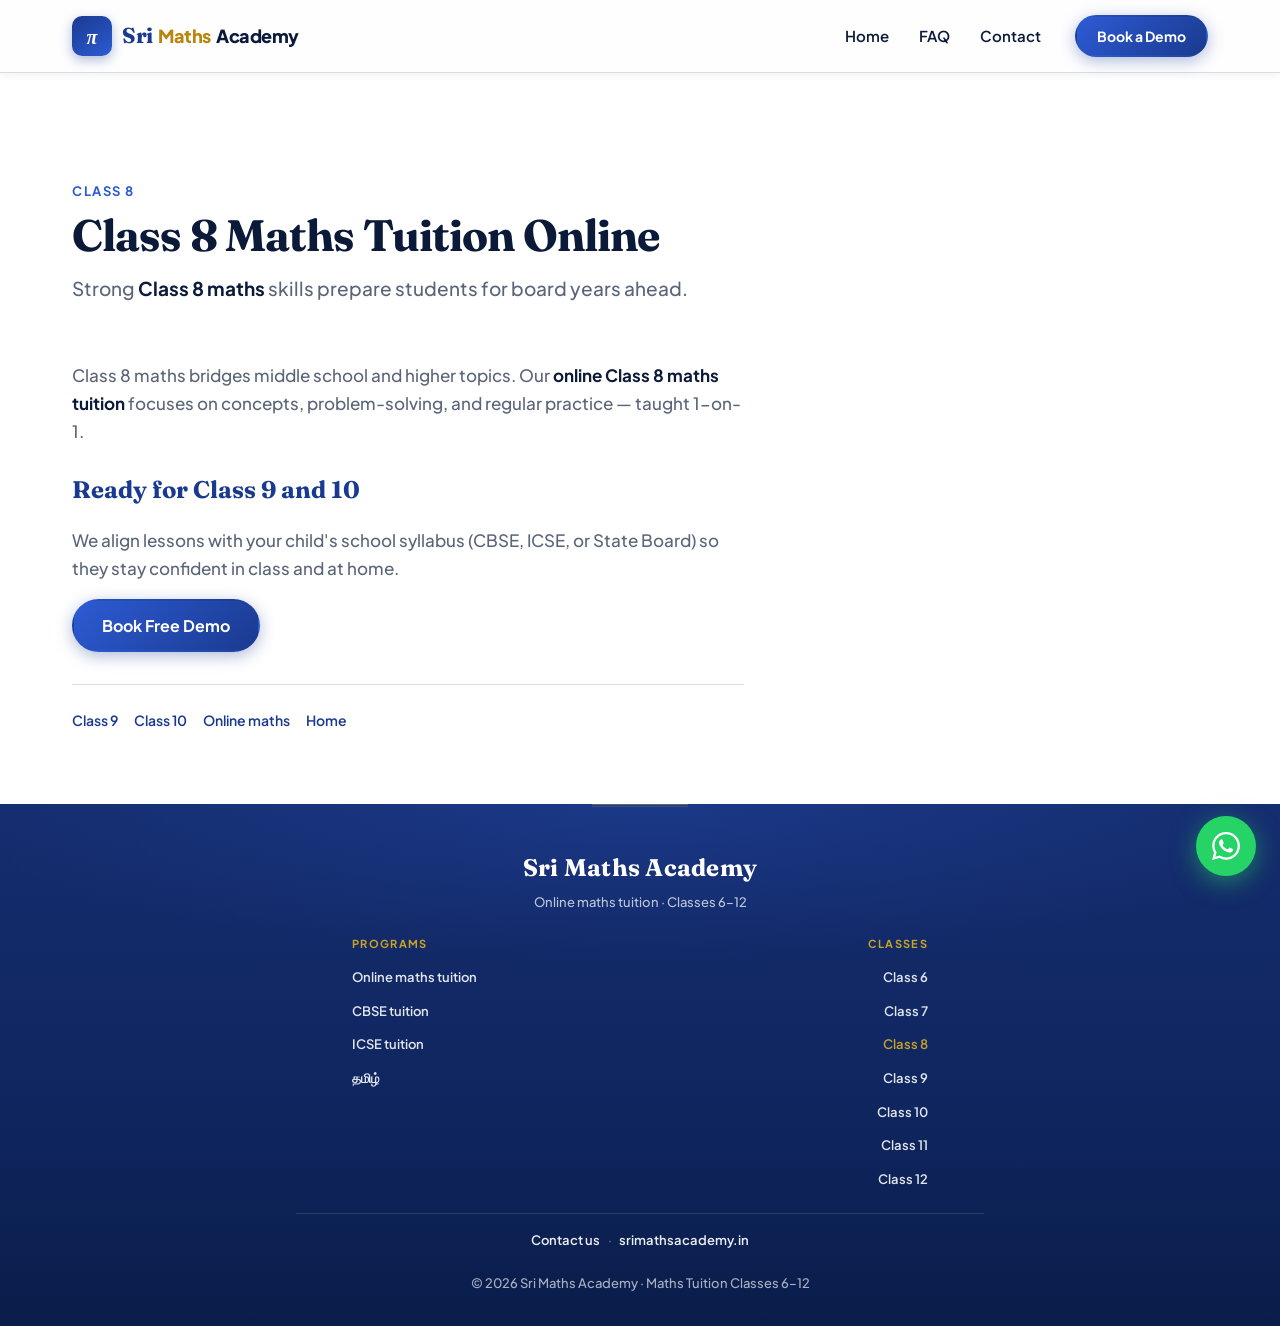
<file: class-8-maths-tuition.html>
<!DOCTYPE html>
<html lang="en">
<head>
  <meta charset="UTF-8">
  <meta name="viewport" content="width=device-width, initial-scale=1.0">
  <title>Class 8 Maths Tuition Online | 1-on-1 Tutor | Sri Maths Academy</title>
  <meta name="description" content="Online Class 8 maths tuition — algebra, geometry & exam readiness. CBSE, ICSE, State Board. Free demo.">
  <meta name="robots" content="index, follow">
  <link rel="canonical" href="https://srimathsacademy.in/class-8-maths-tuition.html">
  <link rel="alternate" hreflang="en" href="https://srimathsacademy.in/class-8-maths-tuition.html">
  <link rel="alternate" hreflang="ta" href="https://srimathsacademy.in/maths-tuition-tamil.html">
  <link rel="alternate" hreflang="x-default" href="https://srimathsacademy.in/">
  <meta property="og:type" content="website">
  <meta property="og:url" content="https://srimathsacademy.in/class-8-maths-tuition.html">
  <meta property="og:title" content="Class 8 Maths Tuition Online">
  <meta property="og:description" content="Online Class 8 maths tuition — algebra, geometry & exam readiness. CBSE, ICSE, State Board. Free demo.">
  <meta property="og:image" content="https://srimathsacademy.in/og-image.svg">
  <link rel="icon" href="/favicon.svg" type="image/svg+xml">
  <link rel="preconnect" href="https://fonts.googleapis.com">
  <link rel="preconnect" href="https://fonts.gstatic.com" crossorigin>
  <link href="https://fonts.googleapis.com/css2?family=Fraunces:opsz,wght@9..144,600;700&family=Plus+Jakarta+Sans:wght@400;500;600;700;800&display=swap" rel="stylesheet">
  <link rel="stylesheet" href="css/styles.css">
</head>
<body class="seo-landing">
  <header class="header is-scrolled">
    <div class="container header__inner">
      <button type="button" class="nav-toggle" id="navToggle" aria-label="Open menu" aria-expanded="false" aria-controls="navMenu">
        <span class="nav-toggle__bar"></span><span class="nav-toggle__bar"></span><span class="nav-toggle__bar"></span>
      </button>
      <a href="index.html" class="logo" aria-label="Sri Maths Academy home">
        <span class="logo__symbol" aria-hidden="true">π</span>
        <span class="logo__wordmark"><span class="logo__sri">Sri</span><span class="logo__maths">Maths</span><span class="logo__academy">Academy</span></span>
      </a>
      <nav class="nav" id="navMenu" aria-label="Main navigation">
        <ul class="nav__list">
          <li><a href="index.html" class="nav__link">Home</a></li>
          <li><a href="index.html#faq" class="nav__link">FAQ</a></li>
          <li><a href="index.html#contact" class="nav__link">Contact</a></li>
        </ul>
        <button type="button" class="btn btn--primary btn--nav nav__cta" data-open-modal>Book a Demo</button>
      </nav>
    </div>
  </header>
  <main>
    <section class="section seo-page section--white">
      <div class="container">
        <header class="section__header">
          <p class="section__eyebrow">Class 8</p>
          <h1 class="section__title">Class 8 Maths Tuition Online</h1>
          <p class="section__lead">Strong <strong>Class 8 maths</strong> skills prepare students for board years ahead.</p>
        </header>
        <div class="seo-page__content">
          <p>Class 8 maths bridges middle school and higher topics. Our <strong>online Class 8 maths tuition</strong> focuses on concepts, problem-solving, and regular practice — taught 1-on-1.</p>
<h2>Ready for Class 9 and 10</h2>
<p>We align lessons with your child's school syllabus (CBSE, ICSE, or State Board) so they stay confident in class and at home.</p>
          <p><button type="button" class="btn btn--primary btn--lg" data-open-modal>Book Free Demo</button></p>
          <nav class="seo-page__links" aria-label="Related pages"><a href="class-9-maths-tuition.html">Class 9</a><a href="class-10-maths-tuition.html">Class 10</a><a href="online-maths-tuition.html">Online maths</a><a href="index.html">Home</a></nav>
        </div>
      </div>
    </section>
  </main>
  <footer class="footer">
    <div class="container footer__inner">
      <div class="footer__brand">
        <p class="footer__brand-name">Sri Maths Academy</p>
        <p class="footer__brand-tagline">Online maths tuition · Classes 6–12</p>
      </div>
      <nav class="footer__grid" aria-label="Footer navigation">
        <div class="footer__col">
          <p class="footer__col-title">Programs</p>
          <ul class="footer__links">
            <li><a href="online-maths-tuition.html">Online maths tuition</a></li>
            <li><a href="cbse-maths-tuition-classes-6-12.html">CBSE tuition</a></li>
            <li><a href="icse-maths-tuition.html">ICSE tuition</a></li>
            <li><a href="maths-tuition-tamil.html" hreflang="ta">தமிழ்</a></li>
          </ul>
        </div>
        <div class="footer__col footer__col--classes">
          <p class="footer__col-title">Classes</p>
          <ul class="footer__class-list">
            <li><a href="class-6-maths-tuition.html">Class 6</a></li>
            <li><a href="class-7-maths-tuition.html">Class 7</a></li>
            <li><a href="class-8-maths-tuition.html" aria-current="page">Class 8</a></li>
            <li><a href="class-9-maths-tuition.html">Class 9</a></li>
            <li><a href="class-10-maths-tuition.html">Class 10</a></li>
            <li><a href="class-11-maths-tuition.html">Class 11</a></li>
            <li><a href="class-12-maths-tuition.html">Class 12</a></li>
          </ul>
        </div>
      </nav>
      <p class="footer__contact">
        <a href="index.html#contact">Contact us</a>
        <span class="footer__contact-sep" aria-hidden="true">·</span>
        <a href="https://srimathsacademy.in/">srimathsacademy.in</a>
      </p>
      <p class="footer__copy">&copy; <span id="year"></span> Sri Maths Academy · Maths Tuition Classes 6–12</p>
    </div>
  </footer>
  <a href="https://wa.me/919486981357?text=Hello%2C%20I%27m%20interested%20in%20Class%208%20maths%20tuition" class="whatsapp-float" target="_blank" rel="noopener noreferrer" aria-label="Chat on WhatsApp"><svg width="28" height="28" viewBox="0 0 24 24" fill="currentColor" aria-hidden="true"><path d="M17.472 14.382c-.297-.149-1.758-.867-2.03-.967-.273-.099-.471-.148-.67.15-.197.297-.767.966-.94 1.164-.173.199-.347.223-.644.075-.297-.15-1.255-.463-2.39-1.475-.883-.788-1.48-1.761-1.653-2.059-.173-.297-.018-.458.13-.606.134-.133.298-.347.446-.52.149-.174.198-.298.298-.497.099-.198.05-.371-.025-.52-.075-.149-.669-1.612-.916-2.207-.242-.579-.487-.5-.669-.51-.173-.008-.371-.01-.57-.01-.198 0-.52.074-.792.372-.272.297-1.04 1.016-1.04 2.479 0 1.462 1.065 2.875 1.213 3.074.149.198 2.096 3.2 5.077 4.487.709.306 1.262.489 1.694.625.712.227 1.36.195 1.871.118.571-.085 1.758-.719 2.006-1.413.248-.694.248-1.289.173-1.413-.074-.124-.272-.198-.57-.347m-5.421 7.403h-.004a9.87 9.87 0 01-5.031-1.378l-.361-.214-3.741.982.998-3.648-.235-.374a9.86 9.86 0 01-1.51-5.26c.001-5.45 4.436-9.884 9.888-9.884 2.64 0 5.122 1.03 6.988 2.898a9.825 9.825 0 012.893 6.994c-.003 5.45-4.435 9.884-9.885 9.884m8.413-18.297A11.815 11.815 0 0012.05 0C5.495 0 .16 5.335.157 11.892c0 2.096.547 4.142 1.588 5.945L.057 24l6.305-1.654a11.882 11.882 0 005.683 1.448h.005c6.554 0 11.89-5.335 11.893-11.893a11.821 11.821 0 00-3.48-8.413z"/></svg></a>
  <div class="modal" id="demoModal" role="dialog" aria-modal="true" aria-labelledby="modalTitle" hidden>
    <div class="modal__overlay" data-close-modal></div>
    <div class="modal__dialog">
      <button type="button" class="modal__close" data-close-modal aria-label="Close dialog">&times;</button>
      <div class="modal__layout">
        <aside class="modal__promo" aria-hidden="true"><p class="modal__promo-eyebrow">Sri Maths Academy</p><p class="modal__promo-headline">Free online demo</p></aside>
        <div class="modal__body">
          <h2 class="modal__title" id="modalTitle">Book Your Free Demo Session</h2>
          <form class="modal__form" id="demoForm" novalidate>
            <div class="modal__form-fields">
              <div class="form-group"><label for="studentName">Student Name</label><input type="text" id="studentName" name="studentName" required minlength="2"><span class="form-error" id="nameError" role="alert"></span></div>
              <div class="form-group"><label for="phone">Mobile Number</label><input type="tel" id="phone" name="phone" required><span class="form-error" id="phoneError" role="alert"></span></div>
              <div class="form-group"><label for="studentClass">Class</label><select id="studentClass" name="studentClass" required><option value="">Select class</option><option value="Class 6">Class 6</option><option value="Class 7">Class 7</option><option value="Class 8">Class 8</option><option value="Class 9">Class 9</option><option value="Class 10">Class 10</option><option value="Class 11">Class 11</option><option value="Class 12">Class 12</option><option value="other">Other</option></select><span class="form-error" id="classError" role="alert"></span></div>
              <div class="form-group form-group--hidden" id="otherClassGroup"><label for="otherClass">Specify Class</label><input type="text" id="otherClass" name="otherClass"><span class="form-error" id="otherClassError" role="alert"></span></div>
            </div>
            <button type="submit" class="btn btn--whatsapp btn--lg btn--block modal__submit" id="whatsappBtn" disabled>Book on WhatsApp</button>
          </form>
        </div>
      </div>
    </div>
  </div>
  <script src="js/main.js" defer></script>
</body>
</html>
</file>
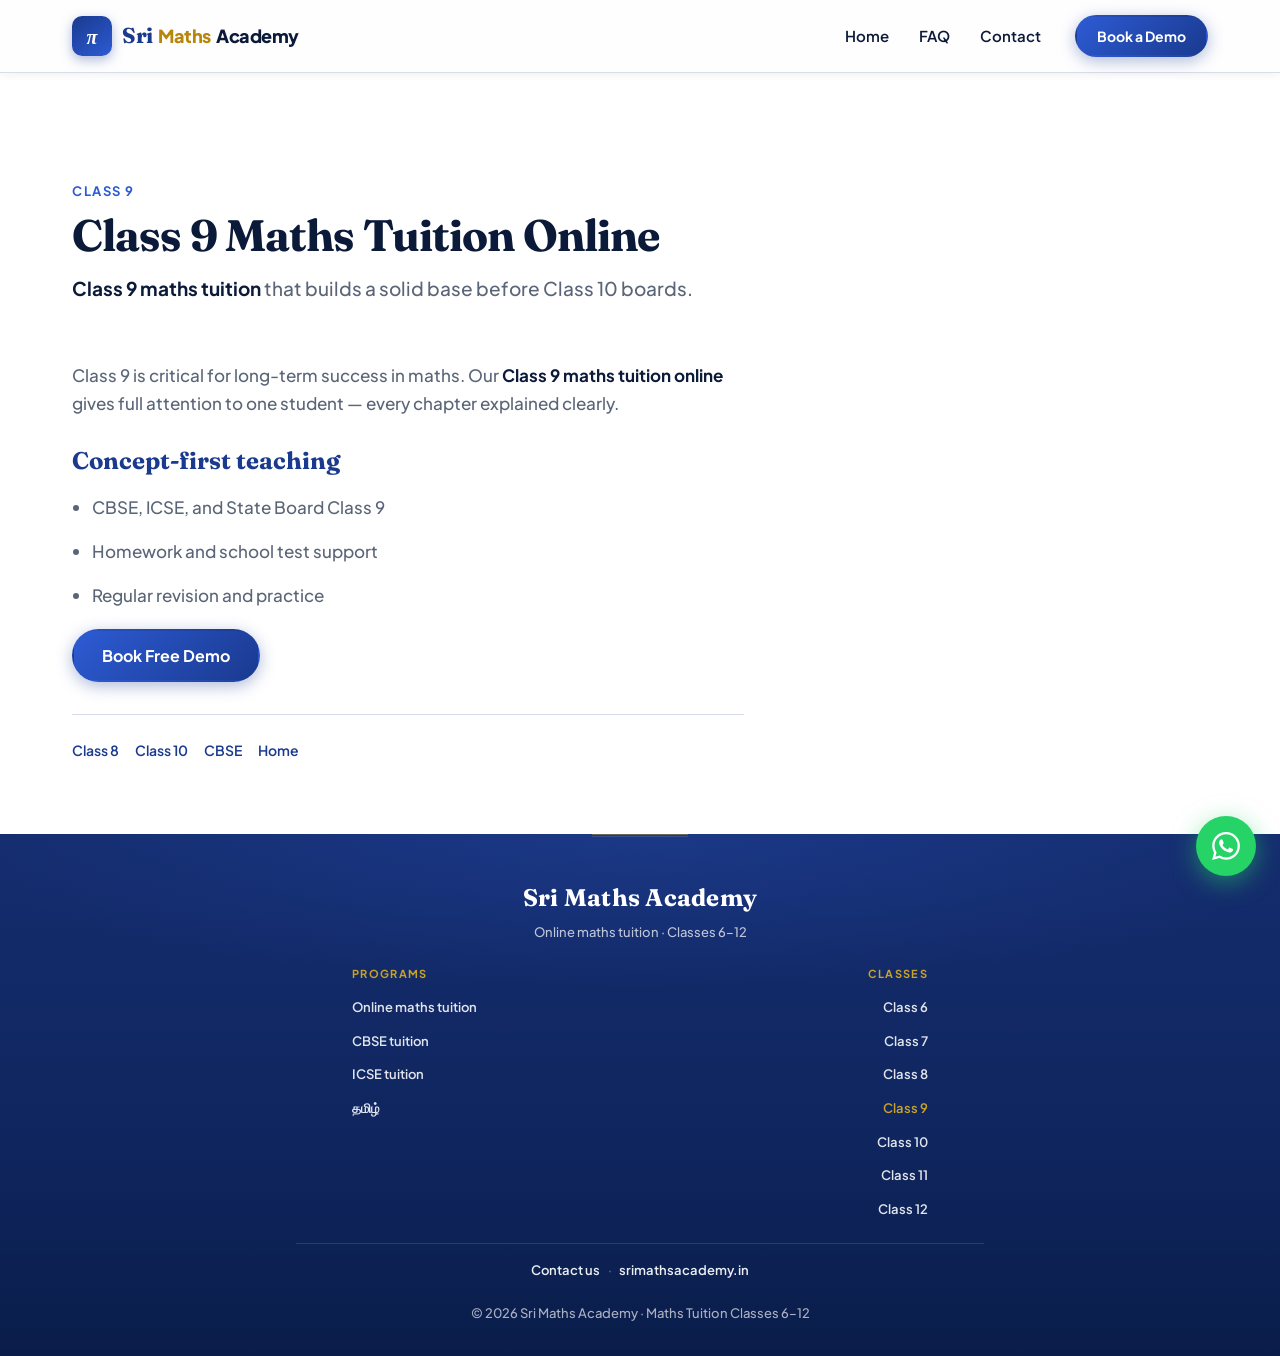
<file: class-9-maths-tuition.html>
<!DOCTYPE html>
<html lang="en">
<head>
  <meta charset="UTF-8">
  <meta name="viewport" content="width=device-width, initial-scale=1.0">
  <title>Class 9 Maths Tuition Online | 1-on-1 Tutor | Sri Maths Academy</title>
  <meta name="description" content="Class 9 maths tuition online — foundation for board exams. CBSE, ICSE, State Board. Book a free demo.">
  <meta name="robots" content="index, follow">
  <link rel="canonical" href="https://srimathsacademy.in/class-9-maths-tuition.html">
  <link rel="alternate" hreflang="en" href="https://srimathsacademy.in/class-9-maths-tuition.html">
  <link rel="alternate" hreflang="ta" href="https://srimathsacademy.in/maths-tuition-tamil.html">
  <link rel="alternate" hreflang="x-default" href="https://srimathsacademy.in/">
  <meta property="og:type" content="website">
  <meta property="og:url" content="https://srimathsacademy.in/class-9-maths-tuition.html">
  <meta property="og:title" content="Class 9 Maths Tuition Online">
  <meta property="og:description" content="Class 9 maths tuition online — foundation for board exams. CBSE, ICSE, State Board. Book a free demo.">
  <meta property="og:image" content="https://srimathsacademy.in/og-image.svg">
  <link rel="icon" href="/favicon.svg" type="image/svg+xml">
  <link rel="preconnect" href="https://fonts.googleapis.com">
  <link rel="preconnect" href="https://fonts.gstatic.com" crossorigin>
  <link href="https://fonts.googleapis.com/css2?family=Fraunces:opsz,wght@9..144,600;700&family=Plus+Jakarta+Sans:wght@400;500;600;700;800&display=swap" rel="stylesheet">
  <link rel="stylesheet" href="css/styles.css">
</head>
<body class="seo-landing">
  <header class="header is-scrolled">
    <div class="container header__inner">
      <button type="button" class="nav-toggle" id="navToggle" aria-label="Open menu" aria-expanded="false" aria-controls="navMenu">
        <span class="nav-toggle__bar"></span><span class="nav-toggle__bar"></span><span class="nav-toggle__bar"></span>
      </button>
      <a href="index.html" class="logo" aria-label="Sri Maths Academy home">
        <span class="logo__symbol" aria-hidden="true">π</span>
        <span class="logo__wordmark"><span class="logo__sri">Sri</span><span class="logo__maths">Maths</span><span class="logo__academy">Academy</span></span>
      </a>
      <nav class="nav" id="navMenu" aria-label="Main navigation">
        <ul class="nav__list">
          <li><a href="index.html" class="nav__link">Home</a></li>
          <li><a href="index.html#faq" class="nav__link">FAQ</a></li>
          <li><a href="index.html#contact" class="nav__link">Contact</a></li>
        </ul>
        <button type="button" class="btn btn--primary btn--nav nav__cta" data-open-modal>Book a Demo</button>
      </nav>
    </div>
  </header>
  <main>
    <section class="section seo-page section--white">
      <div class="container">
        <header class="section__header">
          <p class="section__eyebrow">Class 9</p>
          <h1 class="section__title">Class 9 Maths Tuition Online</h1>
          <p class="section__lead"><strong>Class 9 maths tuition</strong> that builds a solid base before Class 10 boards.</p>
        </header>
        <div class="seo-page__content">
          <p>Class 9 is critical for long-term success in maths. Our <strong>Class 9 maths tuition online</strong> gives full attention to one student — every chapter explained clearly.</p>
<h2>Concept-first teaching</h2>
<ul><li>CBSE, ICSE, and State Board Class 9</li><li>Homework and school test support</li><li>Regular revision and practice</li></ul>
          <p><button type="button" class="btn btn--primary btn--lg" data-open-modal>Book Free Demo</button></p>
          <nav class="seo-page__links" aria-label="Related pages"><a href="class-8-maths-tuition.html">Class 8</a><a href="class-10-maths-tuition.html">Class 10</a><a href="cbse-maths-tuition-classes-6-12.html">CBSE</a><a href="index.html">Home</a></nav>
        </div>
      </div>
    </section>
  </main>
  <footer class="footer">
    <div class="container footer__inner">
      <div class="footer__brand">
        <p class="footer__brand-name">Sri Maths Academy</p>
        <p class="footer__brand-tagline">Online maths tuition · Classes 6–12</p>
      </div>
      <nav class="footer__grid" aria-label="Footer navigation">
        <div class="footer__col">
          <p class="footer__col-title">Programs</p>
          <ul class="footer__links">
            <li><a href="online-maths-tuition.html">Online maths tuition</a></li>
            <li><a href="cbse-maths-tuition-classes-6-12.html">CBSE tuition</a></li>
            <li><a href="icse-maths-tuition.html">ICSE tuition</a></li>
            <li><a href="maths-tuition-tamil.html" hreflang="ta">தமிழ்</a></li>
          </ul>
        </div>
        <div class="footer__col footer__col--classes">
          <p class="footer__col-title">Classes</p>
          <ul class="footer__class-list">
            <li><a href="class-6-maths-tuition.html">Class 6</a></li>
            <li><a href="class-7-maths-tuition.html">Class 7</a></li>
            <li><a href="class-8-maths-tuition.html">Class 8</a></li>
            <li><a href="class-9-maths-tuition.html" aria-current="page">Class 9</a></li>
            <li><a href="class-10-maths-tuition.html">Class 10</a></li>
            <li><a href="class-11-maths-tuition.html">Class 11</a></li>
            <li><a href="class-12-maths-tuition.html">Class 12</a></li>
          </ul>
        </div>
      </nav>
      <p class="footer__contact">
        <a href="index.html#contact">Contact us</a>
        <span class="footer__contact-sep" aria-hidden="true">·</span>
        <a href="https://srimathsacademy.in/">srimathsacademy.in</a>
      </p>
      <p class="footer__copy">&copy; <span id="year"></span> Sri Maths Academy · Maths Tuition Classes 6–12</p>
    </div>
  </footer>
  <a href="https://wa.me/919486981357?text=Hello%2C%20I%27m%20interested%20in%20Class%209%20maths%20tuition" class="whatsapp-float" target="_blank" rel="noopener noreferrer" aria-label="Chat on WhatsApp"><svg width="28" height="28" viewBox="0 0 24 24" fill="currentColor" aria-hidden="true"><path d="M17.472 14.382c-.297-.149-1.758-.867-2.03-.967-.273-.099-.471-.148-.67.15-.197.297-.767.966-.94 1.164-.173.199-.347.223-.644.075-.297-.15-1.255-.463-2.39-1.475-.883-.788-1.48-1.761-1.653-2.059-.173-.297-.018-.458.13-.606.134-.133.298-.347.446-.52.149-.174.198-.298.298-.497.099-.198.05-.371-.025-.52-.075-.149-.669-1.612-.916-2.207-.242-.579-.487-.5-.669-.51-.173-.008-.371-.01-.57-.01-.198 0-.52.074-.792.372-.272.297-1.04 1.016-1.04 2.479 0 1.462 1.065 2.875 1.213 3.074.149.198 2.096 3.2 5.077 4.487.709.306 1.262.489 1.694.625.712.227 1.36.195 1.871.118.571-.085 1.758-.719 2.006-1.413.248-.694.248-1.289.173-1.413-.074-.124-.272-.198-.57-.347m-5.421 7.403h-.004a9.87 9.87 0 01-5.031-1.378l-.361-.214-3.741.982.998-3.648-.235-.374a9.86 9.86 0 01-1.51-5.26c.001-5.45 4.436-9.884 9.888-9.884 2.64 0 5.122 1.03 6.988 2.898a9.825 9.825 0 012.893 6.994c-.003 5.45-4.435 9.884-9.885 9.884m8.413-18.297A11.815 11.815 0 0012.05 0C5.495 0 .16 5.335.157 11.892c0 2.096.547 4.142 1.588 5.945L.057 24l6.305-1.654a11.882 11.882 0 005.683 1.448h.005c6.554 0 11.89-5.335 11.893-11.893a11.821 11.821 0 00-3.48-8.413z"/></svg></a>
  <div class="modal" id="demoModal" role="dialog" aria-modal="true" aria-labelledby="modalTitle" hidden>
    <div class="modal__overlay" data-close-modal></div>
    <div class="modal__dialog">
      <button type="button" class="modal__close" data-close-modal aria-label="Close dialog">&times;</button>
      <div class="modal__layout">
        <aside class="modal__promo" aria-hidden="true"><p class="modal__promo-eyebrow">Sri Maths Academy</p><p class="modal__promo-headline">Free online demo</p></aside>
        <div class="modal__body">
          <h2 class="modal__title" id="modalTitle">Book Your Free Demo Session</h2>
          <form class="modal__form" id="demoForm" novalidate>
            <div class="modal__form-fields">
              <div class="form-group"><label for="studentName">Student Name</label><input type="text" id="studentName" name="studentName" required minlength="2"><span class="form-error" id="nameError" role="alert"></span></div>
              <div class="form-group"><label for="phone">Mobile Number</label><input type="tel" id="phone" name="phone" required><span class="form-error" id="phoneError" role="alert"></span></div>
              <div class="form-group"><label for="studentClass">Class</label><select id="studentClass" name="studentClass" required><option value="">Select class</option><option value="Class 6">Class 6</option><option value="Class 7">Class 7</option><option value="Class 8">Class 8</option><option value="Class 9">Class 9</option><option value="Class 10">Class 10</option><option value="Class 11">Class 11</option><option value="Class 12">Class 12</option><option value="other">Other</option></select><span class="form-error" id="classError" role="alert"></span></div>
              <div class="form-group form-group--hidden" id="otherClassGroup"><label for="otherClass">Specify Class</label><input type="text" id="otherClass" name="otherClass"><span class="form-error" id="otherClassError" role="alert"></span></div>
            </div>
            <button type="submit" class="btn btn--whatsapp btn--lg btn--block modal__submit" id="whatsappBtn" disabled>Book on WhatsApp</button>
          </form>
        </div>
      </div>
    </div>
  </div>
  <script src="js/main.js" defer></script>
</body>
</html>
</file>
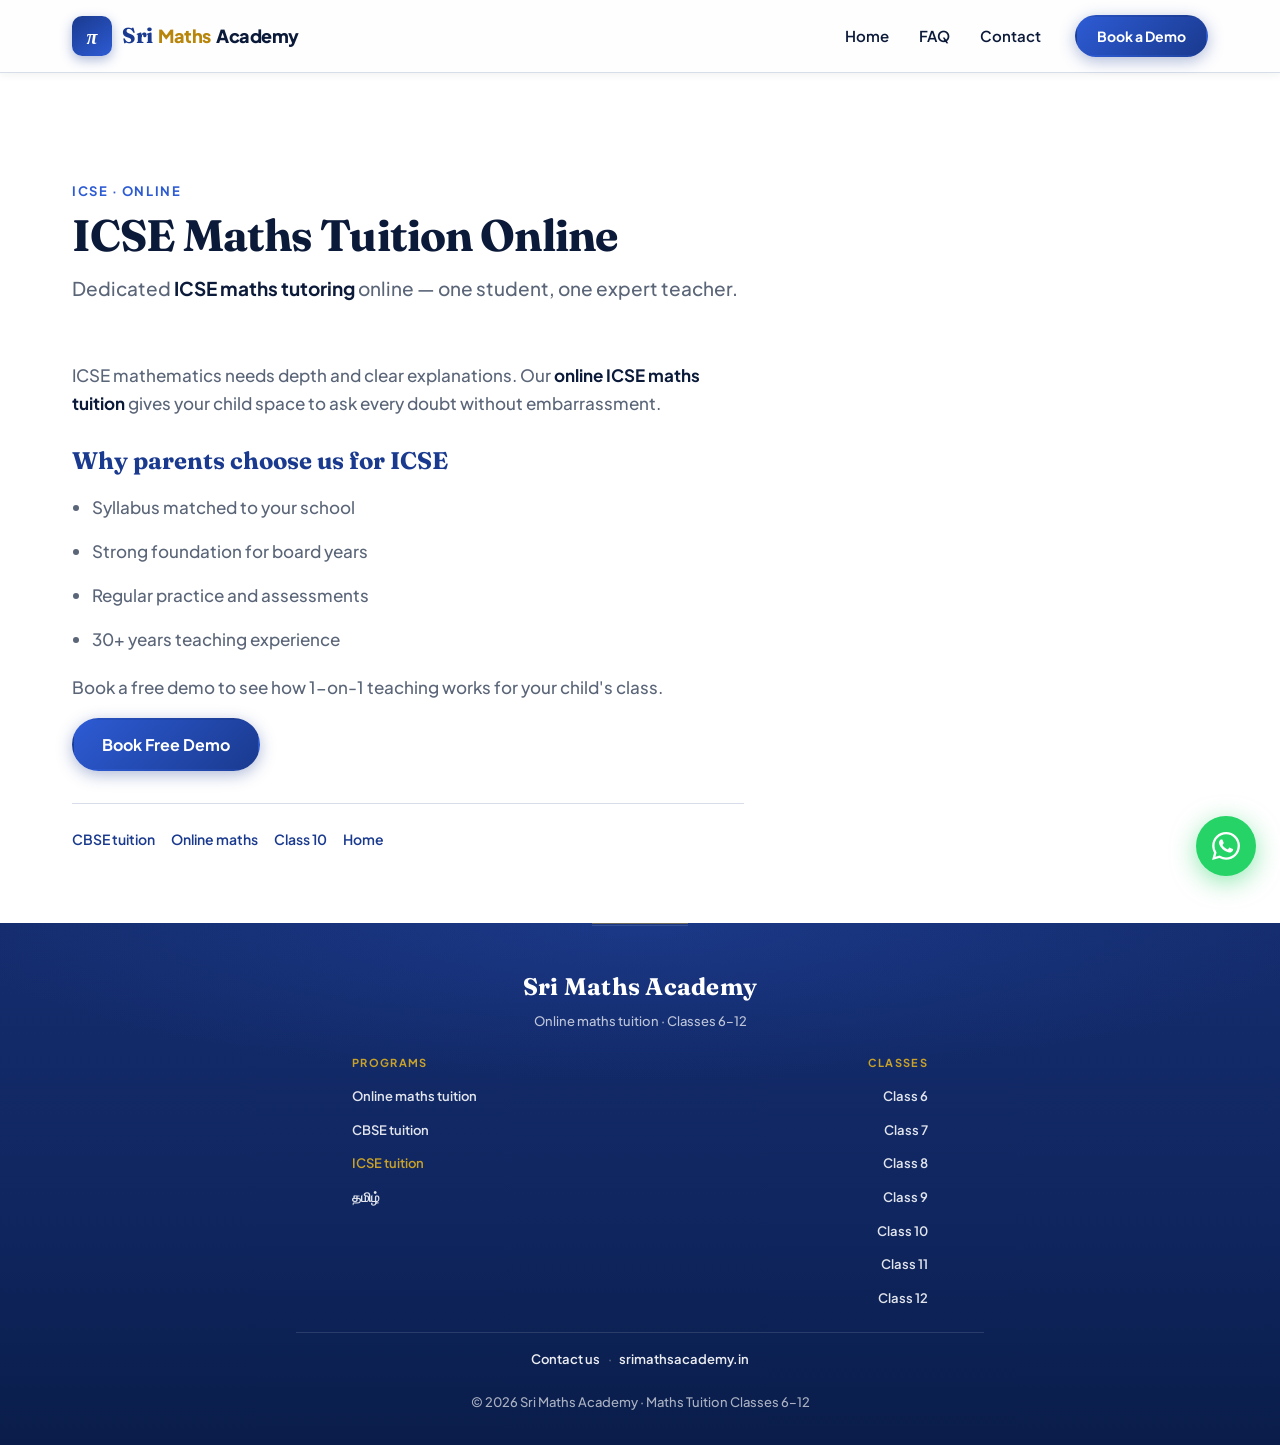
<file: icse-maths-tuition.html>
<!DOCTYPE html>
<html lang="en">
<head>
  <meta charset="UTF-8">
  <meta name="viewport" content="width=device-width, initial-scale=1.0">
  <title>ICSE Maths Tuition Online | Classes 6–12 | Sri Maths Academy</title>
  <meta name="description" content="Expert online ICSE maths tutor for Classes 6–12. 1-on-1 live classes, syllabus-aligned, free demo on WhatsApp.">
  <meta name="robots" content="index, follow">
  <link rel="canonical" href="https://srimathsacademy.in/icse-maths-tuition.html">
  <link rel="alternate" hreflang="en" href="https://srimathsacademy.in/icse-maths-tuition.html">
  <link rel="alternate" hreflang="ta" href="https://srimathsacademy.in/maths-tuition-tamil.html">
  <link rel="alternate" hreflang="x-default" href="https://srimathsacademy.in/">
  <meta property="og:type" content="website">
  <meta property="og:url" content="https://srimathsacademy.in/icse-maths-tuition.html">
  <meta property="og:title" content="ICSE Maths Tuition Online | Sri Maths Academy">
  <meta property="og:description" content="Expert online ICSE maths tutor for Classes 6–12. 1-on-1 live classes, syllabus-aligned, free demo on WhatsApp.">
  <meta property="og:image" content="https://srimathsacademy.in/og-image.svg">
  <link rel="icon" href="/favicon.svg" type="image/svg+xml">
  <link rel="preconnect" href="https://fonts.googleapis.com">
  <link rel="preconnect" href="https://fonts.gstatic.com" crossorigin>
  <link href="https://fonts.googleapis.com/css2?family=Fraunces:opsz,wght@9..144,600;700&family=Plus+Jakarta+Sans:wght@400;500;600;700;800&display=swap" rel="stylesheet">
  <link rel="stylesheet" href="css/styles.css">
</head>
<body class="seo-landing">
  <header class="header is-scrolled">
    <div class="container header__inner">
      <button type="button" class="nav-toggle" id="navToggle" aria-label="Open menu" aria-expanded="false" aria-controls="navMenu">
        <span class="nav-toggle__bar"></span><span class="nav-toggle__bar"></span><span class="nav-toggle__bar"></span>
      </button>
      <a href="index.html" class="logo" aria-label="Sri Maths Academy home">
        <span class="logo__symbol" aria-hidden="true">π</span>
        <span class="logo__wordmark"><span class="logo__sri">Sri</span><span class="logo__maths">Maths</span><span class="logo__academy">Academy</span></span>
      </a>
      <nav class="nav" id="navMenu" aria-label="Main navigation">
        <ul class="nav__list">
          <li><a href="index.html" class="nav__link">Home</a></li>
          <li><a href="index.html#faq" class="nav__link">FAQ</a></li>
          <li><a href="index.html#contact" class="nav__link">Contact</a></li>
        </ul>
        <button type="button" class="btn btn--primary btn--nav nav__cta" data-open-modal>Book a Demo</button>
      </nav>
    </div>
  </header>
  <main>
    <section class="section seo-page section--white">
      <div class="container">
        <header class="section__header">
          <p class="section__eyebrow">ICSE · Online</p>
          <h1 class="section__title">ICSE Maths Tuition Online</h1>
          <p class="section__lead">Dedicated <strong>ICSE maths tutoring</strong> online — one student, one expert teacher.</p>
        </header>
        <div class="seo-page__content">
          <p>ICSE mathematics needs depth and clear explanations. Our <strong>online ICSE maths tuition</strong> gives your child space to ask every doubt without embarrassment.</p>
<h2>Why parents choose us for ICSE</h2>
<ul><li>Syllabus matched to your school</li><li>Strong foundation for board years</li><li>Regular practice and assessments</li><li>30+ years teaching experience</li></ul>
<p>Book a free demo to see how 1-on-1 teaching works for your child's class.</p>
          <p><button type="button" class="btn btn--primary btn--lg" data-open-modal>Book Free Demo</button></p>
          <nav class="seo-page__links" aria-label="Related pages"><a href="cbse-maths-tuition-classes-6-12.html">CBSE tuition</a><a href="online-maths-tuition.html">Online maths</a><a href="class-10-maths-tuition.html">Class 10</a><a href="index.html">Home</a></nav>
        </div>
      </div>
    </section>
  </main>
  <footer class="footer">
    <div class="container footer__inner">
      <div class="footer__brand">
        <p class="footer__brand-name">Sri Maths Academy</p>
        <p class="footer__brand-tagline">Online maths tuition · Classes 6–12</p>
      </div>
      <nav class="footer__grid" aria-label="Footer navigation">
        <div class="footer__col">
          <p class="footer__col-title">Programs</p>
          <ul class="footer__links">
            <li><a href="online-maths-tuition.html">Online maths tuition</a></li>
            <li><a href="cbse-maths-tuition-classes-6-12.html">CBSE tuition</a></li>
            <li><a href="icse-maths-tuition.html" aria-current="page">ICSE tuition</a></li>
            <li><a href="maths-tuition-tamil.html" hreflang="ta">தமிழ்</a></li>
          </ul>
        </div>
        <div class="footer__col footer__col--classes">
          <p class="footer__col-title">Classes</p>
          <ul class="footer__class-list">
            <li><a href="class-6-maths-tuition.html">Class 6</a></li>
            <li><a href="class-7-maths-tuition.html">Class 7</a></li>
            <li><a href="class-8-maths-tuition.html">Class 8</a></li>
            <li><a href="class-9-maths-tuition.html">Class 9</a></li>
            <li><a href="class-10-maths-tuition.html">Class 10</a></li>
            <li><a href="class-11-maths-tuition.html">Class 11</a></li>
            <li><a href="class-12-maths-tuition.html">Class 12</a></li>
          </ul>
        </div>
      </nav>
      <p class="footer__contact">
        <a href="index.html#contact">Contact us</a>
        <span class="footer__contact-sep" aria-hidden="true">·</span>
        <a href="https://srimathsacademy.in/">srimathsacademy.in</a>
      </p>
      <p class="footer__copy">&copy; <span id="year"></span> Sri Maths Academy · Maths Tuition Classes 6–12</p>
    </div>
  </footer>
  <a href="https://wa.me/919486981357?text=Hello%2C%20I%27m%20interested%20in%20ICSE%20maths%20tuition" class="whatsapp-float" target="_blank" rel="noopener noreferrer" aria-label="Chat on WhatsApp"><svg width="28" height="28" viewBox="0 0 24 24" fill="currentColor" aria-hidden="true"><path d="M17.472 14.382c-.297-.149-1.758-.867-2.03-.967-.273-.099-.471-.148-.67.15-.197.297-.767.966-.94 1.164-.173.199-.347.223-.644.075-.297-.15-1.255-.463-2.39-1.475-.883-.788-1.48-1.761-1.653-2.059-.173-.297-.018-.458.13-.606.134-.133.298-.347.446-.52.149-.174.198-.298.298-.497.099-.198.05-.371-.025-.52-.075-.149-.669-1.612-.916-2.207-.242-.579-.487-.5-.669-.51-.173-.008-.371-.01-.57-.01-.198 0-.52.074-.792.372-.272.297-1.04 1.016-1.04 2.479 0 1.462 1.065 2.875 1.213 3.074.149.198 2.096 3.2 5.077 4.487.709.306 1.262.489 1.694.625.712.227 1.36.195 1.871.118.571-.085 1.758-.719 2.006-1.413.248-.694.248-1.289.173-1.413-.074-.124-.272-.198-.57-.347m-5.421 7.403h-.004a9.87 9.87 0 01-5.031-1.378l-.361-.214-3.741.982.998-3.648-.235-.374a9.86 9.86 0 01-1.51-5.26c.001-5.45 4.436-9.884 9.888-9.884 2.64 0 5.122 1.03 6.988 2.898a9.825 9.825 0 012.893 6.994c-.003 5.45-4.435 9.884-9.885 9.884m8.413-18.297A11.815 11.815 0 0012.05 0C5.495 0 .16 5.335.157 11.892c0 2.096.547 4.142 1.588 5.945L.057 24l6.305-1.654a11.882 11.882 0 005.683 1.448h.005c6.554 0 11.89-5.335 11.893-11.893a11.821 11.821 0 00-3.48-8.413z"/></svg></a>
  <div class="modal" id="demoModal" role="dialog" aria-modal="true" aria-labelledby="modalTitle" hidden>
    <div class="modal__overlay" data-close-modal></div>
    <div class="modal__dialog">
      <button type="button" class="modal__close" data-close-modal aria-label="Close dialog">&times;</button>
      <div class="modal__layout">
        <aside class="modal__promo" aria-hidden="true"><p class="modal__promo-eyebrow">Sri Maths Academy</p><p class="modal__promo-headline">Free online demo</p></aside>
        <div class="modal__body">
          <h2 class="modal__title" id="modalTitle">Book Your Free Demo Session</h2>
          <form class="modal__form" id="demoForm" novalidate>
            <div class="modal__form-fields">
              <div class="form-group"><label for="studentName">Student Name</label><input type="text" id="studentName" name="studentName" required minlength="2"><span class="form-error" id="nameError" role="alert"></span></div>
              <div class="form-group"><label for="phone">Mobile Number</label><input type="tel" id="phone" name="phone" required><span class="form-error" id="phoneError" role="alert"></span></div>
              <div class="form-group"><label for="studentClass">Class</label><select id="studentClass" name="studentClass" required><option value="">Select class</option><option value="Class 6">Class 6</option><option value="Class 7">Class 7</option><option value="Class 8">Class 8</option><option value="Class 9">Class 9</option><option value="Class 10">Class 10</option><option value="Class 11">Class 11</option><option value="Class 12">Class 12</option><option value="other">Other</option></select><span class="form-error" id="classError" role="alert"></span></div>
              <div class="form-group form-group--hidden" id="otherClassGroup"><label for="otherClass">Specify Class</label><input type="text" id="otherClass" name="otherClass"><span class="form-error" id="otherClassError" role="alert"></span></div>
            </div>
            <button type="submit" class="btn btn--whatsapp btn--lg btn--block modal__submit" id="whatsappBtn" disabled>Book on WhatsApp</button>
          </form>
        </div>
      </div>
    </div>
  </div>
  <script src="js/main.js" defer></script>
</body>
</html>
</file>
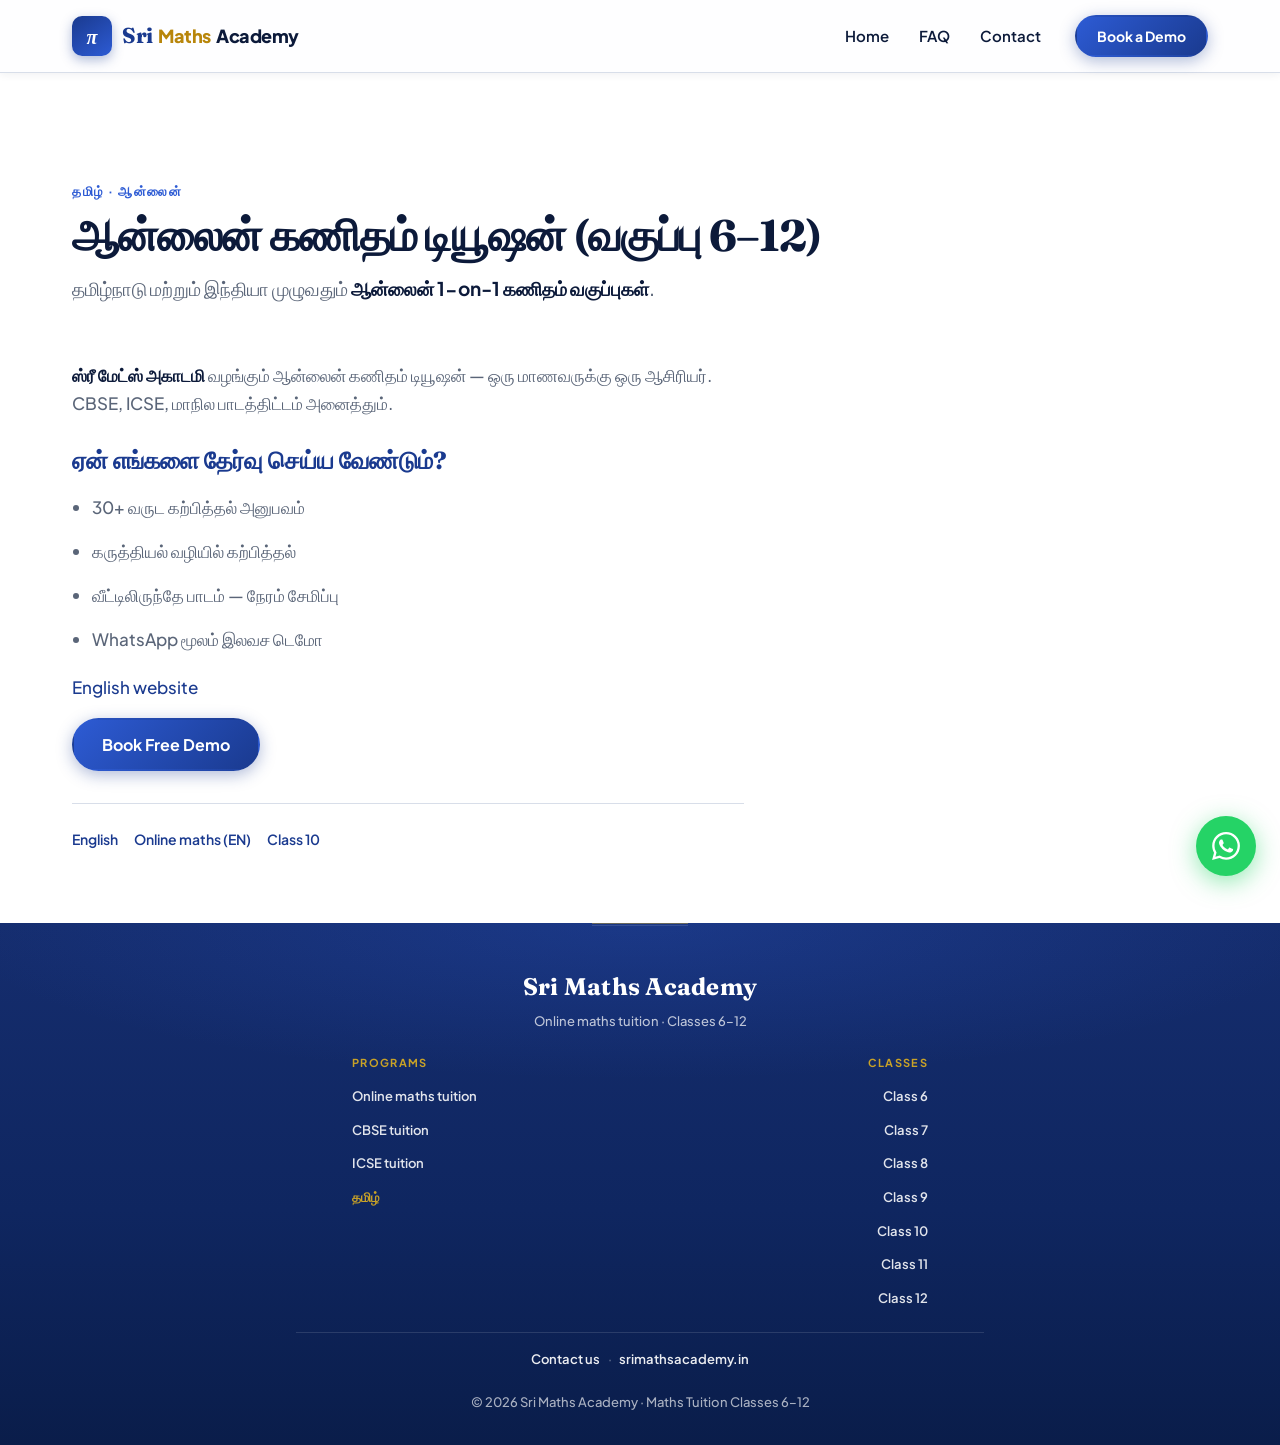
<file: maths-tuition-tamil.html>
<!DOCTYPE html>
<html lang="ta">
<head>
  <meta charset="UTF-8">
  <meta name="viewport" content="width=device-width, initial-scale=1.0">
  <title>ஆன்லைன் கணிதம் டியூஷன் வகுப்பு 6–12 | ஸ்ரீ மேட்ஸ் அகாடமி</title>
  <meta name="description" content="வகுப்பு 6 முதல் 12 வரை ஆன்லைன் ஒன்-ஒன் கணிதம் டியூஷன். CBSE, ICSE, மாநில பாடத்திட்டம். இலவச டெமோ வகுப்பு.">
  <meta name="robots" content="index, follow">
  <link rel="canonical" href="https://srimathsacademy.in/maths-tuition-tamil.html">
  <link rel="alternate" hreflang="ta" href="https://srimathsacademy.in/maths-tuition-tamil.html">
  <link rel="alternate" hreflang="en" href="https://srimathsacademy.in/">
  <link rel="alternate" hreflang="x-default" href="https://srimathsacademy.in/">
  <meta property="og:type" content="website">
  <meta property="og:url" content="https://srimathsacademy.in/maths-tuition-tamil.html">
  <meta property="og:title" content="ஆன்லைன் கணிதம் டியூஷன் | ஸ்ரீ மேட்ஸ் அகாடமி">
  <meta property="og:description" content="வகுப்பு 6 முதல் 12 வரை ஆன்லைன் ஒன்-ஒன் கணிதம் டியூஷன். CBSE, ICSE, மாநில பாடத்திட்டம். இலவச டெமோ வகுப்பு.">
  <meta property="og:image" content="https://srimathsacademy.in/og-image.svg">
  <link rel="icon" href="/favicon.svg" type="image/svg+xml">
  <link rel="preconnect" href="https://fonts.googleapis.com">
  <link rel="preconnect" href="https://fonts.gstatic.com" crossorigin>
  <link href="https://fonts.googleapis.com/css2?family=Fraunces:opsz,wght@9..144,600;700&family=Plus+Jakarta+Sans:wght@400;500;600;700;800&display=swap" rel="stylesheet">
  <link rel="stylesheet" href="css/styles.css">
</head>
<body class="seo-landing">
  <header class="header is-scrolled">
    <div class="container header__inner">
      <button type="button" class="nav-toggle" id="navToggle" aria-label="Open menu" aria-expanded="false" aria-controls="navMenu">
        <span class="nav-toggle__bar"></span><span class="nav-toggle__bar"></span><span class="nav-toggle__bar"></span>
      </button>
      <a href="index.html" class="logo" aria-label="Sri Maths Academy home">
        <span class="logo__symbol" aria-hidden="true">π</span>
        <span class="logo__wordmark"><span class="logo__sri">Sri</span><span class="logo__maths">Maths</span><span class="logo__academy">Academy</span></span>
      </a>
      <nav class="nav" id="navMenu" aria-label="Main navigation">
        <ul class="nav__list">
          <li><a href="index.html" class="nav__link">Home</a></li>
          <li><a href="index.html#faq" class="nav__link">FAQ</a></li>
          <li><a href="index.html#contact" class="nav__link">Contact</a></li>
        </ul>
        <button type="button" class="btn btn--primary btn--nav nav__cta" data-open-modal>Book a Demo</button>
      </nav>
    </div>
  </header>
  <main>
    <section class="section seo-page section--white">
      <div class="container">
        <header class="section__header">
          <p class="section__eyebrow">தமிழ் · ஆன்லைன்</p>
          <h1 class="section__title">ஆன்லைன் கணிதம் டியூஷன் (வகுப்பு 6–12)</h1>
          <p class="section__lead">தமிழ்நாடு மற்றும் இந்தியா முழுவதும் <strong>ஆன்லைன் 1-on-1 கணிதம் வகுப்புகள்</strong>.</p>
        </header>
        <div class="seo-page__content">
          <p><strong>ஸ்ரீ மேட்ஸ் அகாடமி</strong> வழங்கும் ஆன்லைன் கணிதம் டியூஷன் — ஒரு மாணவருக்கு ஒரு ஆசிரியர். CBSE, ICSE, மாநில பாடத்திட்டம் அனைத்தும்.</p>
<h2>ஏன் எங்களை தேர்வு செய்ய வேண்டும்?</h2>
<ul><li>30+ வருட கற்பித்தல் அனுபவம்</li><li>கருத்தியல் வழியில் கற்பித்தல்</li><li>வீட்டிலிருந்தே பாடம் — நேரம் சேமிப்பு</li><li>WhatsApp மூலம் இலவச டெமோ</li></ul>
<p><a href="index.html" hreflang="en">English website</a></p>
          <p><button type="button" class="btn btn--primary btn--lg" data-open-modal>Book Free Demo</button></p>
          <nav class="seo-page__links" aria-label="Related pages"><a href="index.html" hreflang="en">English</a><a href="online-maths-tuition.html" hreflang="en">Online maths (EN)</a><a href="class-10-maths-tuition.html">Class 10</a></nav>
        </div>
      </div>
    </section>
  </main>
  <footer class="footer">
    <div class="container footer__inner">
      <div class="footer__brand">
        <p class="footer__brand-name">Sri Maths Academy</p>
        <p class="footer__brand-tagline">Online maths tuition · Classes 6–12</p>
      </div>
      <nav class="footer__grid" aria-label="Footer navigation">
        <div class="footer__col">
          <p class="footer__col-title">Programs</p>
          <ul class="footer__links">
            <li><a href="online-maths-tuition.html">Online maths tuition</a></li>
            <li><a href="cbse-maths-tuition-classes-6-12.html">CBSE tuition</a></li>
            <li><a href="icse-maths-tuition.html">ICSE tuition</a></li>
            <li><a href="maths-tuition-tamil.html" aria-current="page" hreflang="ta">தமிழ்</a></li>
          </ul>
        </div>
        <div class="footer__col footer__col--classes">
          <p class="footer__col-title">Classes</p>
          <ul class="footer__class-list">
            <li><a href="class-6-maths-tuition.html">Class 6</a></li>
            <li><a href="class-7-maths-tuition.html">Class 7</a></li>
            <li><a href="class-8-maths-tuition.html">Class 8</a></li>
            <li><a href="class-9-maths-tuition.html">Class 9</a></li>
            <li><a href="class-10-maths-tuition.html">Class 10</a></li>
            <li><a href="class-11-maths-tuition.html">Class 11</a></li>
            <li><a href="class-12-maths-tuition.html">Class 12</a></li>
          </ul>
        </div>
      </nav>
      <p class="footer__contact">
        <a href="index.html#contact">Contact us</a>
        <span class="footer__contact-sep" aria-hidden="true">·</span>
        <a href="https://srimathsacademy.in/">srimathsacademy.in</a>
      </p>
      <p class="footer__copy">&copy; <span id="year"></span> Sri Maths Academy · Maths Tuition Classes 6–12</p>
    </div>
  </footer>
  <a href="https://wa.me/919486981357?text=Hello%2C%20I%27m%20interested%20in%20maths%20tuition%20Tamil" class="whatsapp-float" target="_blank" rel="noopener noreferrer" aria-label="Chat on WhatsApp"><svg width="28" height="28" viewBox="0 0 24 24" fill="currentColor" aria-hidden="true"><path d="M17.472 14.382c-.297-.149-1.758-.867-2.03-.967-.273-.099-.471-.148-.67.15-.197.297-.767.966-.94 1.164-.173.199-.347.223-.644.075-.297-.15-1.255-.463-2.39-1.475-.883-.788-1.48-1.761-1.653-2.059-.173-.297-.018-.458.13-.606.134-.133.298-.347.446-.52.149-.174.198-.298.298-.497.099-.198.05-.371-.025-.52-.075-.149-.669-1.612-.916-2.207-.242-.579-.487-.5-.669-.51-.173-.008-.371-.01-.57-.01-.198 0-.52.074-.792.372-.272.297-1.04 1.016-1.04 2.479 0 1.462 1.065 2.875 1.213 3.074.149.198 2.096 3.2 5.077 4.487.709.306 1.262.489 1.694.625.712.227 1.36.195 1.871.118.571-.085 1.758-.719 2.006-1.413.248-.694.248-1.289.173-1.413-.074-.124-.272-.198-.57-.347m-5.421 7.403h-.004a9.87 9.87 0 01-5.031-1.378l-.361-.214-3.741.982.998-3.648-.235-.374a9.86 9.86 0 01-1.51-5.26c.001-5.45 4.436-9.884 9.888-9.884 2.64 0 5.122 1.03 6.988 2.898a9.825 9.825 0 012.893 6.994c-.003 5.45-4.435 9.884-9.885 9.884m8.413-18.297A11.815 11.815 0 0012.05 0C5.495 0 .16 5.335.157 11.892c0 2.096.547 4.142 1.588 5.945L.057 24l6.305-1.654a11.882 11.882 0 005.683 1.448h.005c6.554 0 11.89-5.335 11.893-11.893a11.821 11.821 0 00-3.48-8.413z"/></svg></a>
  <div class="modal" id="demoModal" role="dialog" aria-modal="true" aria-labelledby="modalTitle" hidden>
    <div class="modal__overlay" data-close-modal></div>
    <div class="modal__dialog">
      <button type="button" class="modal__close" data-close-modal aria-label="Close dialog">&times;</button>
      <div class="modal__layout">
        <aside class="modal__promo" aria-hidden="true"><p class="modal__promo-eyebrow">Sri Maths Academy</p><p class="modal__promo-headline">Free online demo</p></aside>
        <div class="modal__body">
          <h2 class="modal__title" id="modalTitle">Book Your Free Demo Session</h2>
          <form class="modal__form" id="demoForm" novalidate>
            <div class="modal__form-fields">
              <div class="form-group"><label for="studentName">Student Name</label><input type="text" id="studentName" name="studentName" required minlength="2"><span class="form-error" id="nameError" role="alert"></span></div>
              <div class="form-group"><label for="phone">Mobile Number</label><input type="tel" id="phone" name="phone" required><span class="form-error" id="phoneError" role="alert"></span></div>
              <div class="form-group"><label for="studentClass">Class</label><select id="studentClass" name="studentClass" required><option value="">Select class</option><option value="Class 6">Class 6</option><option value="Class 7">Class 7</option><option value="Class 8">Class 8</option><option value="Class 9">Class 9</option><option value="Class 10">Class 10</option><option value="Class 11">Class 11</option><option value="Class 12">Class 12</option><option value="other">Other</option></select><span class="form-error" id="classError" role="alert"></span></div>
              <div class="form-group form-group--hidden" id="otherClassGroup"><label for="otherClass">Specify Class</label><input type="text" id="otherClass" name="otherClass"><span class="form-error" id="otherClassError" role="alert"></span></div>
            </div>
            <button type="submit" class="btn btn--whatsapp btn--lg btn--block modal__submit" id="whatsappBtn" disabled>Book on WhatsApp</button>
          </form>
        </div>
      </div>
    </div>
  </div>
  <script src="js/main.js" defer></script>
</body>
</html>
</file>
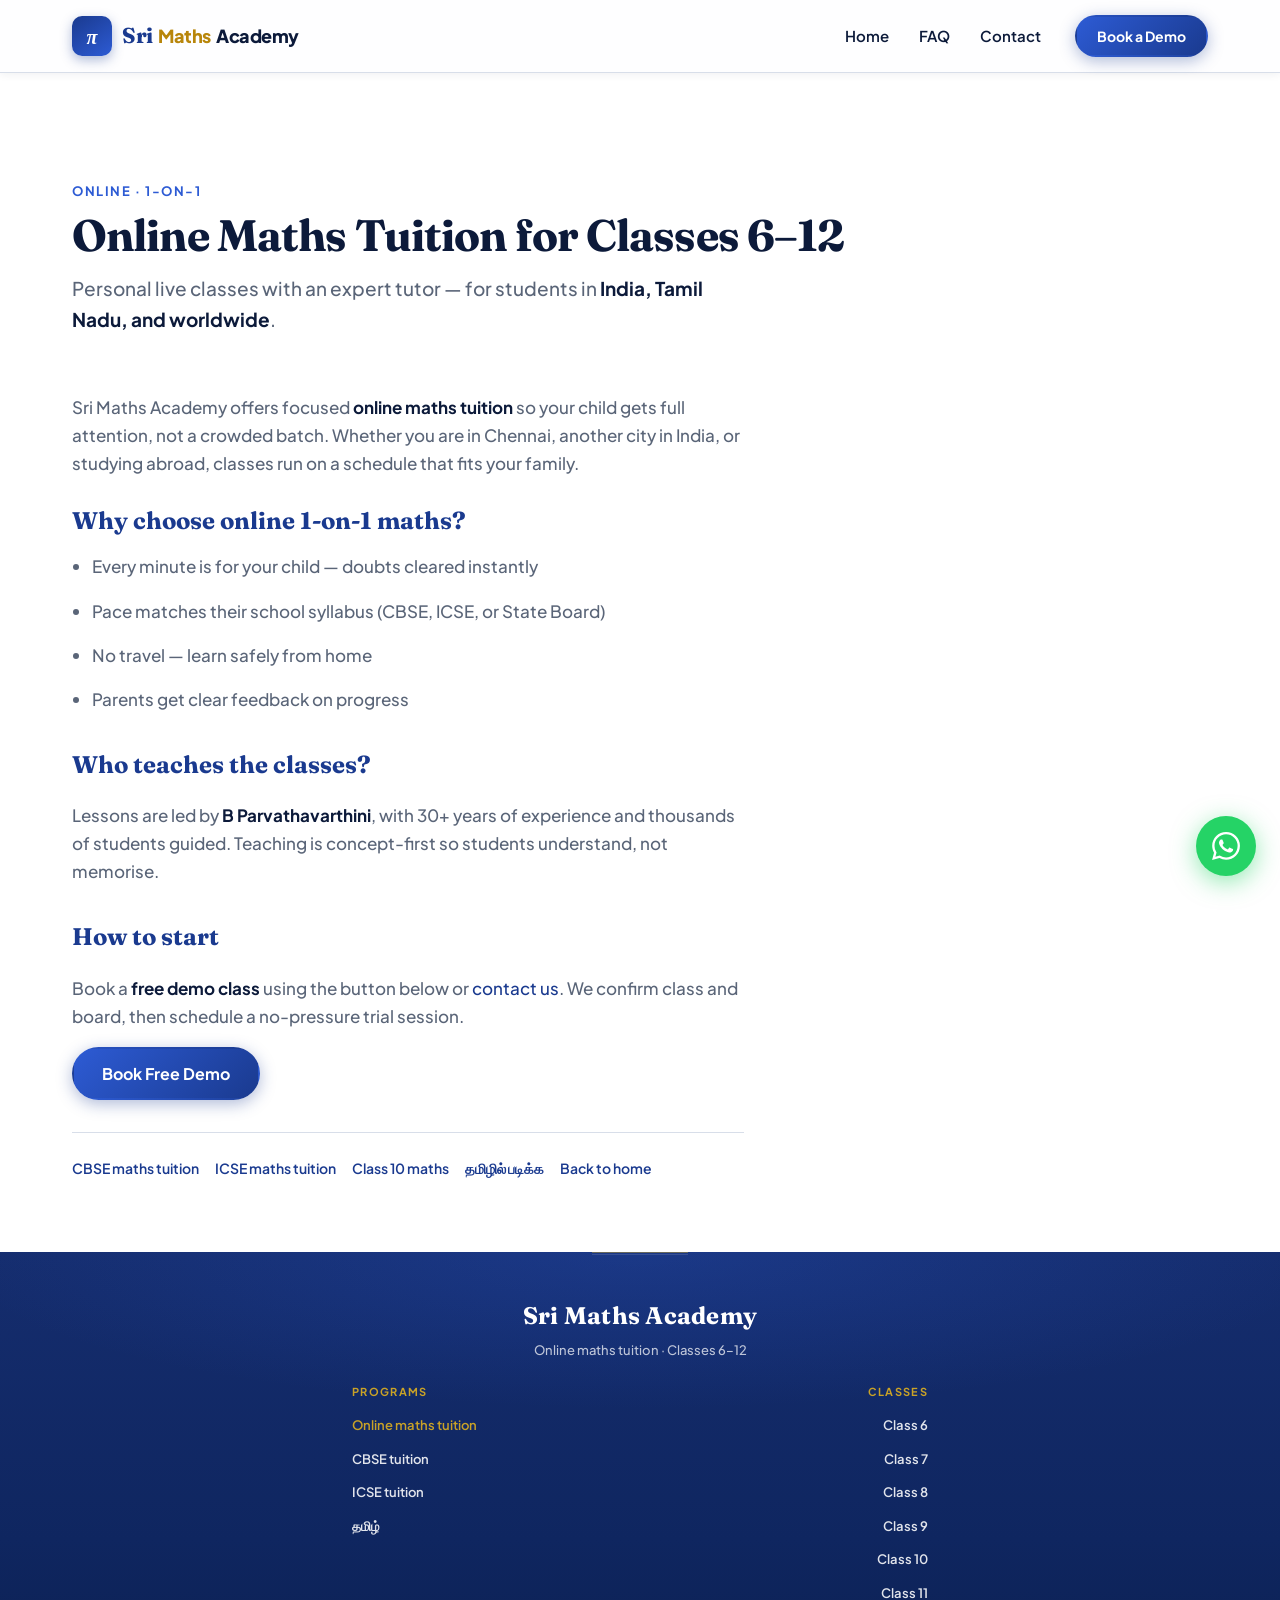
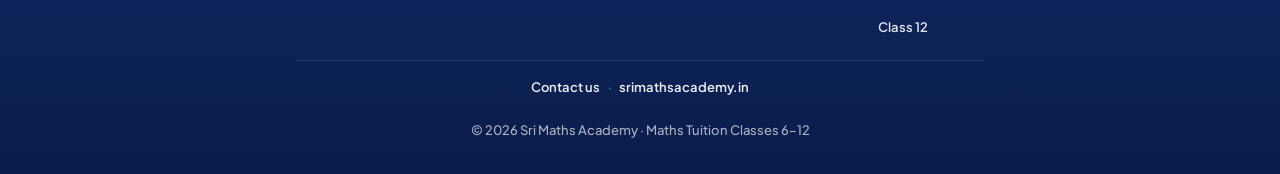
<file: online-maths-tuition.html>
<!DOCTYPE html>
<html lang="en">
<head>
  <meta charset="UTF-8">
  <meta name="viewport" content="width=device-width, initial-scale=1.0">
  <title>Online Maths Tuition India &amp; Worldwide | Classes 6–12 | Sri Maths Academy</title>
  <meta name="description" content="Live 1-on-1 online maths tuition for CBSE, ICSE &amp; State Board — Classes 6 to 12. Students across India and abroad. Free demo class on WhatsApp.">
  <meta name="robots" content="index, follow">
  <link rel="canonical" href="https://srimathsacademy.in/online-maths-tuition.html">
  <link rel="alternate" hreflang="en" href="https://srimathsacademy.in/online-maths-tuition.html">
  <link rel="alternate" hreflang="ta" href="https://srimathsacademy.in/maths-tuition-tamil.html">
  <link rel="alternate" hreflang="x-default" href="https://srimathsacademy.in/">
  <meta property="og:type" content="website">
  <meta property="og:url" content="https://srimathsacademy.in/online-maths-tuition.html">
  <meta property="og:title" content="Online Maths Tuition | Sri Maths Academy">
  <meta property="og:description" content="1-on-1 online maths classes for Grades 6–12. CBSE, ICSE, State Board. Free demo.">
  <meta property="og:image" content="https://srimathsacademy.in/og-image.svg">
  <link rel="icon" href="/favicon.svg" type="image/svg+xml">
  <link rel="preconnect" href="https://fonts.googleapis.com">
  <link rel="preconnect" href="https://fonts.gstatic.com" crossorigin>
  <link href="https://fonts.googleapis.com/css2?family=Fraunces:opsz,wght@9..144,600;700&family=Plus+Jakarta+Sans:wght@400;500;600;700;800&display=swap" rel="stylesheet">
  <link rel="stylesheet" href="css/styles.css">
</head>
<body class="seo-landing">
  <header class="header is-scrolled">
    <div class="container header__inner">
      <button type="button" class="nav-toggle" id="navToggle" aria-label="Open menu" aria-expanded="false" aria-controls="navMenu">
        <span class="nav-toggle__bar"></span><span class="nav-toggle__bar"></span><span class="nav-toggle__bar"></span>
      </button>
      <a href="index.html" class="logo" aria-label="Sri Maths Academy home">
        <span class="logo__symbol" aria-hidden="true">π</span>
        <span class="logo__wordmark"><span class="logo__sri">Sri</span><span class="logo__maths">Maths</span><span class="logo__academy">Academy</span></span>
      </a>
      <nav class="nav" id="navMenu" aria-label="Main navigation">
        <ul class="nav__list">
          <li><a href="index.html" class="nav__link">Home</a></li>
          <li><a href="index.html#faq" class="nav__link">FAQ</a></li>
          <li><a href="index.html#contact" class="nav__link">Contact</a></li>
        </ul>
        <button type="button" class="btn btn--primary btn--nav nav__cta" data-open-modal>Book a Demo</button>
      </nav>
    </div>
  </header>
  <main>
    <section class="section seo-page section--white">
      <div class="container">
        <header class="section__header">
          <p class="section__eyebrow">Online · 1-on-1</p>
          <h1 class="section__title">Online Maths Tuition for Classes 6–12</h1>
          <p class="section__lead">Personal live classes with an expert tutor — for students in <strong>India, Tamil Nadu, and worldwide</strong>.</p>
        </header>
        <div class="seo-page__content">
          <p>Sri Maths Academy offers focused <strong>online maths tuition</strong> so your child gets full attention, not a crowded batch. Whether you are in Chennai, another city in India, or studying abroad, classes run on a schedule that fits your family.</p>
          <h2>Why choose online 1-on-1 maths?</h2>
          <ul>
            <li>Every minute is for your child — doubts cleared instantly</li>
            <li>Pace matches their school syllabus (CBSE, ICSE, or State Board)</li>
            <li>No travel — learn safely from home</li>
            <li>Parents get clear feedback on progress</li>
          </ul>
          <h2>Who teaches the classes?</h2>
          <p>Lessons are led by <strong>B Parvathavarthini</strong>, with 30+ years of experience and thousands of students guided. Teaching is concept-first so students understand, not memorise.</p>
          <h2>How to start</h2>
          <p>Book a <strong>free demo class</strong> using the button below or <a href="index.html#contact">contact us</a>. We confirm class and board, then schedule a no-pressure trial session.</p>
          <p><button type="button" class="btn btn--primary btn--lg" data-open-modal>Book Free Demo</button></p>
          <nav class="seo-page__links" aria-label="Related pages">
            <a href="cbse-maths-tuition-classes-6-12.html">CBSE maths tuition</a>
            <a href="icse-maths-tuition.html">ICSE maths tuition</a>
            <a href="class-10-maths-tuition.html">Class 10 maths</a>
            <a href="maths-tuition-tamil.html" hreflang="ta">தமிழில் படிக்க</a>
            <a href="index.html">Back to home</a>
          </nav>
        </div>
      </div>
    </section>
  </main>
  <footer class="footer">
    <div class="container footer__inner">
      <div class="footer__brand">
        <p class="footer__brand-name">Sri Maths Academy</p>
        <p class="footer__brand-tagline">Online maths tuition · Classes 6–12</p>
      </div>
      <nav class="footer__grid" aria-label="Footer navigation">
        <div class="footer__col">
          <p class="footer__col-title">Programs</p>
          <ul class="footer__links">
            <li><a href="online-maths-tuition.html" aria-current="page">Online maths tuition</a></li>
            <li><a href="cbse-maths-tuition-classes-6-12.html">CBSE tuition</a></li>
            <li><a href="icse-maths-tuition.html">ICSE tuition</a></li>
            <li><a href="maths-tuition-tamil.html" hreflang="ta">தமிழ்</a></li>
          </ul>
        </div>
        <div class="footer__col footer__col--classes">
          <p class="footer__col-title">Classes</p>
          <ul class="footer__class-list">
            <li><a href="class-6-maths-tuition.html">Class 6</a></li>
            <li><a href="class-7-maths-tuition.html">Class 7</a></li>
            <li><a href="class-8-maths-tuition.html">Class 8</a></li>
            <li><a href="class-9-maths-tuition.html">Class 9</a></li>
            <li><a href="class-10-maths-tuition.html">Class 10</a></li>
            <li><a href="class-11-maths-tuition.html">Class 11</a></li>
            <li><a href="class-12-maths-tuition.html">Class 12</a></li>
          </ul>
        </div>
      </nav>
      <p class="footer__contact">
        <a href="index.html#contact">Contact us</a>
        <span class="footer__contact-sep" aria-hidden="true">·</span>
        <a href="https://srimathsacademy.in/">srimathsacademy.in</a>
      </p>
      <p class="footer__copy">&copy; <span id="year"></span> Sri Maths Academy · Maths Tuition Classes 6–12</p>
    </div>
  </footer>
  <a href="https://wa.me/919486981357?text=Hello%2C%20I%27m%20interested%20in%20online%20maths%20tuition." class="whatsapp-float" target="_blank" rel="noopener noreferrer" aria-label="Chat on WhatsApp"><svg width="28" height="28" viewBox="0 0 24 24" fill="currentColor" aria-hidden="true"><path d="M17.472 14.382c-.297-.149-1.758-.867-2.03-.967-.273-.099-.471-.148-.67.15-.197.297-.767.966-.94 1.164-.173.199-.347.223-.644.075-.297-.15-1.255-.463-2.39-1.475-.883-.788-1.48-1.761-1.653-2.059-.173-.297-.018-.458.13-.606.134-.133.298-.347.446-.52.149-.174.198-.298.298-.497.099-.198.05-.371-.025-.52-.075-.149-.669-1.612-.916-2.207-.242-.579-.487-.5-.669-.51-.173-.008-.371-.01-.57-.01-.198 0-.52.074-.792.372-.272.297-1.04 1.016-1.04 2.479 0 1.462 1.065 2.875 1.213 3.074.149.198 2.096 3.2 5.077 4.487.709.306 1.262.489 1.694.625.712.227 1.36.195 1.871.118.571-.085 1.758-.719 2.006-1.413.248-.694.248-1.289.173-1.413-.074-.124-.272-.198-.57-.347m-5.421 7.403h-.004a9.87 9.87 0 01-5.031-1.378l-.361-.214-3.741.982.998-3.648-.235-.374a9.86 9.86 0 01-1.51-5.26c.001-5.45 4.436-9.884 9.888-9.884 2.64 0 5.122 1.03 6.988 2.898a9.825 9.825 0 012.893 6.994c-.003 5.45-4.435 9.884-9.885 9.884m8.413-18.297A11.815 11.815 0 0012.05 0C5.495 0 .16 5.335.157 11.892c0 2.096.547 4.142 1.588 5.945L.057 24l6.305-1.654a11.882 11.882 0 005.683 1.448h.005c6.554 0 11.89-5.335 11.893-11.893a11.821 11.821 0 00-3.48-8.413z"/></svg></a>
  <div class="modal" id="demoModal" role="dialog" aria-modal="true" aria-labelledby="modalTitle" hidden>
    <div class="modal__overlay" data-close-modal></div>
    <div class="modal__dialog">
      <button type="button" class="modal__close" data-close-modal aria-label="Close dialog">&times;</button>
      <div class="modal__layout">
        <aside class="modal__promo" aria-hidden="true"><p class="modal__promo-eyebrow">Sri Maths Academy</p><p class="modal__promo-headline">Free online demo</p></aside>
        <div class="modal__body">
          <h2 class="modal__title" id="modalTitle">Book Your Free Demo Session</h2>
          <form class="modal__form" id="demoForm" novalidate>
            <div class="modal__form-fields">
              <div class="form-group"><label for="studentName">Student Name</label><input type="text" id="studentName" name="studentName" required minlength="2"><span class="form-error" id="nameError" role="alert"></span></div>
              <div class="form-group"><label for="phone">Mobile Number</label><input type="tel" id="phone" name="phone" required><span class="form-error" id="phoneError" role="alert"></span></div>
              <div class="form-group"><label for="studentClass">Class</label><select id="studentClass" name="studentClass" required><option value="">Select class</option><option value="Class 6">Class 6</option><option value="Class 7">Class 7</option><option value="Class 8">Class 8</option><option value="Class 9">Class 9</option><option value="Class 10">Class 10</option><option value="Class 11">Class 11</option><option value="Class 12">Class 12</option><option value="other">Other</option></select><span class="form-error" id="classError" role="alert"></span></div>
              <div class="form-group form-group--hidden" id="otherClassGroup"><label for="otherClass">Specify Class</label><input type="text" id="otherClass" name="otherClass"><span class="form-error" id="otherClassError" role="alert"></span></div>
            </div>
            <button type="submit" class="btn btn--whatsapp btn--lg btn--block modal__submit" id="whatsappBtn" disabled>Book on WhatsApp</button>
          </form>
        </div>
      </div>
    </div>
  </div>
  <script src="js/main.js" defer></script>
</body>
</html>
</file>
<file: css/styles.css>
/* Sri Maths Academy — polished, fast, mobile-first */

:root {
  --bg: #f4f6fb;
  --bg-alt: #eef2f9;
  --bg-white: #ffffff;
  --bg-tint: #e8edf7;
  --text: #0c1a3a;
  --text-muted: #5a6578;
  --text-light: #7b8798;
  --primary: #1a3a8f;
  --primary-dark: #0f2660;
  --primary-light: #2d5bd4;
  --highlight: #b8860b;
  --highlight-soft: #f5ecd4;
  --border: #d8dee9;
  --border-strong: #c5cedd;
  --whatsapp: #25d366;
  --whatsapp-dark: #1da851;
  --shadow-sm: 0 2px 8px rgba(12, 26, 58, 0.06);
  --shadow-md: 0 8px 28px rgba(12, 26, 58, 0.1);
  --shadow-lg: 0 16px 48px rgba(12, 26, 58, 0.14);
  --radius: 14px;
  --radius-lg: 20px;
  --radius-pill: 999px;
  --container: 76rem;
  --header-h: 4.5rem;
  --font: "Plus Jakarta Sans", system-ui, -apple-system, sans-serif;
  --font-display: "Fraunces", Georgia, serif;
  --ease: cubic-bezier(0.22, 1, 0.36, 1);
  --royal-gold-soft: rgba(184, 134, 11, 0.35);
  --royal-navy-line: rgba(26, 58, 143, 0.12);
  --royal-gold-soft-on-dark: rgba(232, 197, 106, 0.5);
  --royal-line-on-dark: rgba(255, 255, 255, 0.15);
}

/* Royal top hairline — sections with free ::before */
#syllabus::before,
#faq::before,
#experience::before,
#why-one-on-one::before,
#tutor::before {
  content: "";
  position: absolute;
  top: clamp(1rem, 3vh, 1.75rem);
  left: 50%;
  transform: translateX(-50%);
  width: min(5.5rem, 36%);
  height: 3px;
  border-top: 1px solid var(--royal-gold-soft);
  border-bottom: 1px solid var(--royal-navy-line);
  pointer-events: none;
  z-index: 2;
}

/* Royal top hairline — sections where section ::before is used for other decor */
#results > .container::before,
#contact > .container.contact__inner::before,
main > section.cta-band > .container.cta-band__inner::before {
  content: "";
  position: absolute;
  top: clamp(1rem, 3vh, 1.75rem);
  left: 50%;
  transform: translateX(-50%);
  width: min(5.5rem, 36%);
  height: 3px;
  border-top: 1px solid var(--royal-gold-soft);
  border-bottom: 1px solid var(--royal-navy-line);
  pointer-events: none;
  z-index: 2;
}

#contact > .container.contact__inner::before,
main > section.cta-band > .container.cta-band__inner::before {
  border-top-color: var(--royal-gold-soft-on-dark);
  border-bottom-color: var(--royal-line-on-dark);
}

#experience,
#why-one-on-one,
#tutor {
  position: relative;
}

#results > .container,
#contact > .container.contact__inner,
main > section.cta-band > .container.cta-band__inner {
  position: relative;
}

*,
*::before,
*::after {
  box-sizing: border-box;
}

html {
  scroll-behavior: auto;
}

body {
  margin: 0;
  font-family: var(--font);
  font-size: 1.0625rem;
  font-weight: 500;
  line-height: 1.65;
  color: var(--text);
  background: var(--bg);
  -webkit-font-smoothing: antialiased;
}

img {
  display: block;
  max-width: 100%;
  height: auto;
}

a {
  color: var(--primary);
  text-decoration: none;
}

button {
  font-family: inherit;
  cursor: pointer;
}

strong {
  font-weight: 700;
  color: var(--text);
}

.container {
  width: 100%;
  max-width: var(--container);
  margin-inline: auto;
  padding-inline: clamp(1.25rem, 4vw, 2.5rem);
}

/* Section backgrounds */
.section--alt {
  background: linear-gradient(165deg, var(--bg-alt) 0%, var(--bg-white) 55%);
}

.section--white {
  background: var(--bg-white);
}

.section--tint {
  background: linear-gradient(180deg, var(--bg-tint) 0%, var(--bg-alt) 100%);
}

/* Typography */
.text-light {
  font-weight: 400;
  color: var(--text-muted);
}

.text-highlight {
  color: var(--primary);
  font-weight: 700;
}

.section__eyebrow {
  margin: 0 0 0.5rem;
  font-size: 0.8125rem;
  font-weight: 700;
  text-transform: uppercase;
  letter-spacing: 0.12em;
  color: var(--primary-light);
}

.section__title {
  margin: 0 0 0.75rem;
  font-family: var(--font-display);
  font-size: clamp(1.875rem, 4.5vw, 2.75rem);
  font-weight: 700;
  letter-spacing: -0.02em;
  line-height: 1.15;
  color: var(--text);
}

.section__lead {
  margin: 0;
  font-size: clamp(1.0625rem, 2vw, 1.1875rem);
  font-weight: 500;
  color: var(--text-muted);
  max-width: 42rem;
}

.section__header--center .section__lead {
  margin-inline: auto;
}

.subsection__title {
  margin: 0 0 1.25rem;
  font-size: 1rem;
  font-weight: 800;
  letter-spacing: 0.04em;
  text-transform: uppercase;
  color: var(--text);
}

.section {
  padding-block: 0;
}

/* Full-viewport sections */
main > section {
  min-height: 100vh;
  min-height: 100dvh;
  display: flex;
  flex-direction: column;
  justify-content: center;
  padding-block: 0;
  box-sizing: border-box;
  overflow-y: auto;
  scroll-snap-align: start;
}

main {
  scroll-snap-type: none;
}

main > section > .container:not(.hero__grid),
main > section > .container.cta-band__inner,
main > section > .container.contact__inner {
  flex: 1;
  display: flex;
  flex-direction: column;
  justify-content: center;
  width: 100%;
}

main > section.hero {
  min-height: 100dvh;
  max-height: 100dvh;
  overflow: hidden;
  scroll-margin-top: var(--header-h);
}

main > section.hero > .container.hero__grid {
  flex: 1;
  display: grid;
  width: 100%;
  gap: clamp(1.25rem, 3vw, 2.5rem);
  align-content: center;
  align-items: center;
  min-height: 0;
}

@media (min-width: 900px) {
  main > section.hero {
    min-height: calc(100dvh - var(--header-h));
    max-height: calc(100dvh - var(--header-h));
  }

  main > section.hero > .container.hero__grid {
    grid-template-columns: 1.05fr 0.95fr;
    align-content: start;
    align-items: start;
    gap: 1.25rem;
    padding-top: clamp(2.75rem, 6.5vh, 4rem);
    padding-bottom: clamp(0.5rem, 1vh, 0.85rem);
    height: 100%;
    min-height: 0;
  }

  .hero .btn-eyebrow {
    margin-bottom: clamp(1rem, 3vh, 1.5rem);
    padding: 0.45rem 0.8rem;
    font-size: 0.8125rem;
  }

  .hero__title {
    margin-bottom: 0.65rem;
    font-size: clamp(1.875rem, 3.8vw, 2.75rem);
  }

  .hero__subtitle {
    margin-bottom: 0.65rem;
    font-size: clamp(0.9375rem, 1.6vw, 1.0625rem);
    line-height: 1.45;
  }

  .hero__features {
    margin-bottom: clamp(0.5rem, 1.5vh, 0.75rem);
    gap: 0.45rem;
  }

  .hero__feature {
    gap: 0.5rem;
    font-size: 0.9375rem;
  }

  .hero__feature-icon {
    width: 1.35rem;
    height: 1.35rem;
    font-size: 0.6875rem;
  }

  .hero__ctas {
    margin-top: clamp(1rem, 2.5vh, 1.5rem);
    margin-bottom: clamp(0.5rem, 1.5vh, 0.75rem);
  }

  .hero__ctas .btn--lg {
    padding: 0.6rem 1.35rem;
    font-size: 0.9375rem;
  }

  .hero__content {
    align-self: start;
  }

  .hero__visual {
    display: flex;
    flex-direction: column;
    justify-content: center;
    align-self: center;
    height: 100%;
    min-height: calc(100dvh - var(--header-h) - 2rem);
  }

  .hero__image-wrap {
    height: clamp(16rem, 52vh, 21rem);
    min-height: 16rem;
    max-height: 21rem;
    aspect-ratio: unset;
    width: 100%;
  }

  .hero-play {
    padding: 0.5rem 0.55rem 0.4rem;
  }

  .hero-play__hint {
    font-size: clamp(0.625rem, 1.1vw, 0.75rem);
  }

  .hero-play__pool {
    min-height: 4.25rem;
  }

  .hero-chip {
    font-size: clamp(0.75rem, 1.05vw, 0.9375rem);
    padding: clamp(0.28rem, 0.9vw, 0.4rem) clamp(0.45rem, 1.4vw, 0.65rem);
  }

  .hero-play__slot {
    min-width: clamp(1.35rem, 4.5vw, 1.85rem);
    min-height: clamp(1.45rem, 5vw, 2rem);
    font-size: clamp(0.75rem, 1.1vw, 0.9375rem);
  }

  .hero-play__target-bubble {
    min-width: clamp(2.35rem, 6vw, 3.1rem);
    min-height: clamp(2.35rem, 6vw, 3.1rem);
  }

  .hero-play__target-num {
    font-size: clamp(1rem, 2.2vw, 1.25rem);
  }

  .hero__badges {
    width: 100%;
    margin-top: clamp(1rem, 2.5vh, 1.5rem);
    gap: 0.5rem;
    flex-shrink: 0;
    justify-content: center;
  }

  .hero__badge {
    padding: 0.5rem 0.95rem;
    font-size: 0.8125rem;
  }
}

@media (min-width: 900px) and (max-height: 800px) {
  main > section.hero > .container.hero__grid {
    padding-top: clamp(2rem, 5vh, 2.75rem);
  }

  .hero__title {
    font-size: clamp(1.625rem, 3.2vw, 2.125rem);
    margin-bottom: 0.5rem;
  }

  .hero__subtitle {
    margin-bottom: 0.5rem;
  }

  .hero__features {
    margin-bottom: 0.65rem;
    gap: 0.35rem;
  }

  .hero__visual {
    min-height: calc(100dvh - var(--header-h) - 1.5rem);
  }

  .hero__image-wrap {
    height: clamp(13.5rem, 46vh, 17.5rem);
    min-height: 13.5rem;
    max-height: 17.5rem;
  }

  .hero-play__pool {
    min-height: 3.5rem;
  }
}

.section__header {
  margin-bottom: 2.5rem;
}

.section__header--center {
  text-align: center;
}

/* Header */
.header {
  position: sticky;
  top: 0;
  z-index: 100;
  background: rgba(255, 255, 255, 0.88);
  border-bottom: 1px solid var(--border);
  backdrop-filter: blur(14px);
  box-shadow: var(--shadow-sm);
}

.header.is-scrolled {
  box-shadow: var(--shadow-md);
}

.header__inner {
  display: flex;
  align-items: center;
  justify-content: space-between;
  min-height: var(--header-h);
  gap: 1.5rem;
}

.logo {
  display: flex;
  align-items: center;
  gap: 0.625rem;
  text-decoration: none;
  flex-shrink: 0;
}

.logo__symbol {
  display: flex;
  align-items: center;
  justify-content: center;
  width: 2.5rem;
  height: 2.5rem;
  font-family: var(--font-display);
  font-size: 1.25rem;
  font-weight: 700;
  font-style: italic;
  color: #fff;
  background: linear-gradient(145deg, var(--primary) 0%, var(--primary-light) 100%);
  border-radius: 10px;
  box-shadow: 0 4px 12px rgba(26, 58, 143, 0.35);
  flex-shrink: 0;
}

.logo__wordmark {
  display: flex;
  flex-wrap: wrap;
  align-items: baseline;
  gap: 0.15rem 0.35rem;
  line-height: 1.1;
}

.logo__sri {
  font-family: var(--font-display);
  font-size: 1.35rem;
  font-weight: 700;
  color: var(--primary);
  letter-spacing: -0.02em;
}

.logo__maths {
  font-size: 1.125rem;
  font-weight: 800;
  color: var(--highlight);
  letter-spacing: -0.03em;
}

.logo__academy {
  font-size: 1.125rem;
  font-weight: 800;
  color: var(--text);
  letter-spacing: -0.03em;
}

.logo:hover {
  text-decoration: none;
}

.logo:hover .logo__symbol {
  transform: scale(1.05);
  transition: transform 0.2s var(--ease);
}

.logo:hover .logo__maths {
  color: var(--primary-light);
}

.nav-toggle {
  display: flex;
  flex-direction: column;
  justify-content: center;
  gap: 5px;
  width: 44px;
  height: 44px;
  padding: 0;
  border: none;
  background: transparent;
  border-radius: var(--radius);
}

.nav-toggle:hover {
  background: var(--bg-alt);
}

.nav-toggle__bar {
  display: block;
  width: 22px;
  height: 2px;
  margin-inline: auto;
  background: var(--text);
  border-radius: 1px;
  transition: transform 0.2s, opacity 0.2s;
}

.nav-toggle[aria-expanded="true"] .nav-toggle__bar:nth-child(1) {
  transform: translateY(7px) rotate(45deg);
}

.nav-toggle[aria-expanded="true"] .nav-toggle__bar:nth-child(2) {
  opacity: 0;
}

.nav-toggle[aria-expanded="true"] .nav-toggle__bar:nth-child(3) {
  transform: translateY(-7px) rotate(-45deg);
}

.nav {
  display: none;
  position: absolute;
  top: var(--header-h);
  left: 0;
  right: 0;
  background: var(--bg-white);
  border-bottom: 1px solid var(--border);
  padding: 1.25rem;
  box-shadow: var(--shadow-md);
}

.nav.is-open {
  display: block;
}

.nav__list {
  list-style: none;
  margin: 0 0 1.25rem;
  padding: 0;
}

.nav__link {
  display: block;
  padding: 0.75rem 1rem;
  color: var(--text);
  font-weight: 600;
  font-size: 0.9375rem;
  text-decoration: none;
  border-radius: var(--radius);
  transition: background 0.2s, color 0.2s;
}

.nav__link:hover {
  background: var(--bg-alt);
  color: var(--primary);
  text-decoration: none;
}

.nav__cta {
  width: 100%;
}

@media (min-width: 1100px) {
  .nav-toggle {
    display: none;
  }

  .nav {
    display: flex;
    position: static;
    align-items: center;
    gap: 0.5rem;
    padding: 0;
    border: none;
    box-shadow: none;
    background: transparent;
  }

  .nav__list {
    display: flex;
    align-items: center;
    gap: 0.125rem;
    margin: 0;
  }

  .nav__link {
    padding: 0.5rem 0.875rem;
    white-space: nowrap;
  }

  .nav__cta {
    width: auto;
    margin-left: 0.75rem;
  }
}

/* Buttons */
.btn {
  display: inline-flex;
  align-items: center;
  justify-content: center;
  gap: 0.5rem;
  min-height: 48px;
  padding: 0.75rem 1.5rem;
  font-size: 0.9375rem;
  font-weight: 700;
  border-radius: var(--radius-pill);
  border: 2px solid transparent;
  text-decoration: none;
  transition: transform 0.2s var(--ease), box-shadow 0.2s, background 0.2s, color 0.2s, border-color 0.2s;
  user-select: none;
}

.btn:hover {
  text-decoration: none;
  transform: translateY(-2px);
}

.btn:active {
  transform: translateY(0);
}

.btn--primary {
  background: linear-gradient(135deg, var(--primary-light) 0%, var(--primary) 100%);
  color: #fff;
  border-color: transparent;
  box-shadow: 0 4px 16px rgba(26, 58, 143, 0.35);
}

.btn--primary:hover {
  box-shadow: 0 8px 24px rgba(26, 58, 143, 0.45);
  color: #fff;
}

.btn--nav {
  min-height: 42px;
  padding: 0.5rem 1.25rem;
  font-size: 0.875rem;
}

.btn--light {
  background: #fff;
  color: var(--primary);
  border-color: #fff;
  box-shadow: 0 4px 20px rgba(0, 0, 0, 0.12);
}

.btn--light:hover {
  background: var(--highlight-soft);
  color: var(--primary-dark);
}

.btn--outline {
  background: var(--bg-white);
  color: var(--primary);
  border-color: var(--border-strong);
  box-shadow: var(--shadow-sm);
}

.btn--outline:hover {
  border-color: var(--primary);
  background: var(--bg-alt);
  color: var(--primary-dark);
}

.btn--whatsapp {
  background: linear-gradient(135deg, #2ee66d 0%, var(--whatsapp) 100%);
  color: #fff;
  border-color: transparent;
  box-shadow: 0 4px 16px rgba(37, 211, 102, 0.4);
}

.btn--whatsapp:hover:not(:disabled) {
  box-shadow: 0 8px 24px rgba(37, 211, 102, 0.5);
  color: #fff;
}

.btn--whatsapp:disabled {
  opacity: 0.45;
  cursor: not-allowed;
  transform: none;
}

.btn--lg {
  min-height: 52px;
  padding: 0.875rem 1.75rem;
  font-size: 1rem;
}

.btn--block {
  width: 100%;
}

.btn--shine {
  position: relative;
  overflow: hidden;
}

/* Eyebrow CTA */
.btn-eyebrow {
  display: inline-flex;
  align-items: center;
  gap: 0.5rem;
  margin-bottom: 1.25rem;
  padding: 0.625rem 1.125rem;
  font-size: 0.875rem;
  font-weight: 700;
  color: var(--primary);
  background: linear-gradient(135deg, #fff 0%, var(--highlight-soft) 100%);
  border: 1px solid var(--border-strong);
  border-radius: var(--radius-pill);
  box-shadow: var(--shadow-sm);
  cursor: pointer;
  transition: transform 0.2s var(--ease), box-shadow 0.2s, border-color 0.2s;
  user-select: none;
}

.btn-eyebrow:hover {
  transform: translateY(-2px);
  box-shadow: var(--shadow-md);
  border-color: var(--primary-light);
}

.btn-eyebrow__icon {
  font-size: 1rem;
}

.btn-eyebrow__arrow {
  transition: transform 0.2s;
}

.btn-eyebrow:hover .btn-eyebrow__arrow {
  transform: translateX(3px);
}

/* Hero */
.hero {
  padding-block: 0;
  overflow: hidden;
}

.hero__visual {
  width: 100%;
}

@media (max-width: 899px) {
  :root {
    --section-pad: clamp(3rem, 10vh, 4.5rem);
  }

  html,
  body {
    overflow-x: clip;
  }

  #experience {
    max-height: none;
    overflow: visible;
  }

  #experience > .container {
    height: auto;
    max-height: none;
  }

  main {
    scroll-snap-type: none;
  }

  main > section {
    min-height: 100dvh;
    max-height: none;
    padding: 0;
    overflow: visible;
    scroll-snap-align: none;
    justify-content: center;
  }

  main > section > .container:not(.hero__grid),
  main > section > .container.cta-band__inner,
  main > section > .container.contact__inner {
    flex: 1;
    min-height: 0;
    width: 100%;
    justify-content: center;
    padding-top: var(--section-pad);
    padding-bottom: var(--section-pad);
    padding-inline: clamp(1.25rem, 4vw, 2.5rem);
    box-sizing: border-box;
  }

  .section__header {
    margin-bottom: clamp(1.25rem, 3vh, 1.75rem);
  }

  #syllabus {
    overflow: hidden;
    overflow-y: hidden;
  }

  #syllabus > .container {
    flex: 1;
    min-height: 0;
    display: flex;
    flex-direction: column;
    justify-content: center;
    padding-top: clamp(1.75rem, 5vh, 2.75rem);
    padding-bottom: clamp(1.75rem, 5vh, 2.75rem);
    padding-inline: clamp(1rem, 4vw, 2rem);
    gap: clamp(0.5rem, 1.8vh, 0.75rem);
  }

  #syllabus .section__header {
    margin-bottom: clamp(0.65rem, 2vh, 1rem);
  }

  #syllabus .section__title {
    font-size: clamp(1.5rem, 5.5vw, 1.75rem);
    margin-bottom: 0.35rem;
  }

  #syllabus .section__lead {
    font-size: clamp(0.875rem, 2.8vw, 0.9375rem);
  }

  #syllabus .subsection__title {
    margin-bottom: 0.5rem;
    font-size: 0.75rem;
  }

  #syllabus .card-grid {
    gap: 0.55rem;
    margin-bottom: 0.65rem;
  }

  #syllabus .syllabus__card {
    padding: 0.7rem 0.9rem;
  }

  #syllabus .card__label {
    font-size: 1.125rem;
  }

  #syllabus .card__text {
    font-size: 0.75rem;
  }

  #syllabus .pills {
    margin-bottom: 0;
    display: grid;
    grid-template-columns: repeat(2, 1fr);
    gap: 0.45rem;
  }

  #syllabus .pill {
    padding: 0.4rem 0.6rem;
    font-size: 0.75rem;
  }

  #faq {
    overflow: hidden;
    overflow-y: hidden;
  }

  #faq > .container {
    flex: 1;
    min-height: 0;
    display: flex;
    flex-direction: column;
    justify-content: center;
    padding-top: clamp(1.5rem, 4.5vh, 2.25rem);
    padding-bottom: clamp(1.25rem, 4vh, 2rem);
    padding-inline: clamp(1rem, 4vw, 2rem);
    gap: clamp(0.45rem, 1.5vh, 0.65rem);
  }

  #faq .section__header {
    margin-bottom: clamp(0.5rem, 1.5vh, 0.75rem);
  }

  #faq .section__title {
    font-size: clamp(1.35rem, 5vw, 1.6rem);
    margin-bottom: 0.25rem;
  }

  #faq .section__title::after {
    width: 2.25rem;
    margin-top: 0.35rem;
  }

  #faq .faq__question {
    padding: 0.55rem 0.75rem;
    font-size: 0.8125rem;
  }

  #faq .faq__answer-inner p {
    padding: 0 0.75rem 0.55rem;
    font-size: 0.75rem;
    line-height: 1.45;
  }

  #faq .faq__cta-wrap {
    margin-top: clamp(0.5rem, 1.5vh, 0.75rem);
  }

  #faq .faq__cta-wrap .btn {
    padding: 0.55rem 1.1rem;
    font-size: 0.875rem;
  }

  #experience > .container {
    height: auto;
    max-height: none;
    padding-top: var(--section-pad);
    padding-bottom: var(--section-pad);
    padding-inline: clamp(1.25rem, 4vw, 2.5rem);
    gap: clamp(0.625rem, 2vw, 1rem);
    justify-content: center;
  }

  #experience .section__title {
    font-size: clamp(1.5rem, 5vw, 2rem);
  }

  #experience .bento {
    gap: clamp(0.5rem, 1.5vw, 0.875rem);
  }

  #experience .bento__card {
    padding-block: 0.65rem;
    padding-inline: 0.875rem;
  }

  #why-one-on-one {
    overflow: visible;
  }

  #why-one-on-one .compare__list li:nth-child(n + 4) {
    display: none;
  }

  #why-one-on-one .compare__footnote {
    display: none;
  }

  #why-one-on-one > .container {
    --section-pad: clamp(1.5rem, 4.5vh, 2.25rem);
    padding-top: var(--section-pad);
    padding-bottom: var(--section-pad);
    gap: clamp(0.35rem, 1vh, 0.5rem);
    justify-content: center;
  }

  #why-one-on-one .section__header {
    margin-bottom: clamp(0.35rem, 1vh, 0.5rem);
  }

  #why-one-on-one .section__eyebrow {
    margin-bottom: 0.35rem;
    font-size: 0.6875rem;
  }

  #why-one-on-one .section__title {
    font-size: clamp(1.25rem, 4.2vw, 1.5rem);
    line-height: 1.15;
    margin-bottom: 0;
  }

  #why-one-on-one .compare__grid {
    width: 100%;
    gap: clamp(0.35rem, 1vh, 0.5rem);
  }

  #why-one-on-one .compare__col {
    width: min(78%, 22rem);
    max-width: calc(100vw - 2.5rem);
    margin-inline: auto;
    box-sizing: border-box;
    padding: clamp(0.5rem, 1.2vh, 0.625rem) clamp(0.65rem, 2vw, 0.75rem);
  }

  #why-one-on-one .compare__col-title {
    font-size: 0.875rem;
    margin-top: 0;
    margin-bottom: 0.4rem;
  }

  #why-one-on-one .compare__list {
    margin-bottom: 0.5rem;
  }

  #why-one-on-one .compare__list li {
    font-size: 0.6875rem;
    line-height: 1.3;
    margin-bottom: 0.25rem;
    padding-left: 1.15rem;
  }

  #why-one-on-one .compare__col .btn {
    min-height: 38px;
    padding: 0.5rem 1rem;
    font-size: 0.8125rem;
    width: 100%;
    align-self: stretch;
  }

  #why-one-on-one .compare__footnote {
    font-size: 0.6875rem;
    padding-top: 0.35rem;
    margin: 0;
  }

  #tutor .section__title {
    font-size: clamp(1.5rem, 5vw, 2rem);
  }

  #tutor .stat-grid {
    gap: 0.75rem;
  }

  #tutor .stat-card {
    padding: 1.125rem 0.75rem;
  }

  #tutor .stat-card__icon {
    margin-bottom: 0.5rem;
    font-size: 1.25rem;
  }

  #results {
    overflow: visible;
  }

  #results .section__title {
    font-size: clamp(1.5rem, 5vw, 2rem);
  }

  #results .metrics-grid {
    gap: 0.75rem;
  }

  #results .metric-card {
    padding: 1rem 0.75rem;
  }

  #results .metric-card__icon {
    width: 2.5rem;
    height: 2.5rem;
    margin-bottom: 0.625rem;
    font-size: 1.125rem;
  }

  #results .metric-card__value {
    font-size: clamp(1.5rem, 4vw, 2rem);
  }

  #contact {
    overflow: visible;
  }

  #contact > .container.contact__inner {
    padding-top: var(--section-pad);
    padding-bottom: var(--section-pad);
    justify-content: center;
  }

  #contact .contact__title {
    font-size: clamp(1.75rem, 5vw, 2.25rem);
  }

  main > section.cta-band {
    min-height: 100dvh;
    max-height: none;
    padding: 0;
    overflow: visible;
  }

  main > section.cta-band > .container.cta-band__inner {
    min-height: 0;
    flex: 1;
    padding-top: var(--section-pad);
    padding-bottom: var(--section-pad);
    justify-content: center;
  }

  main > section.hero,
  .hero {
    overflow: visible;
  }

  main > section.hero {
    min-height: calc(100dvh - var(--header-h));
    max-height: none;
    overflow-y: visible;
    overflow-x: hidden;
  }

  main > section.hero > .container.hero__grid {
    align-content: start;
    align-items: stretch;
    gap: clamp(0.5rem, 1.5vh, 0.75rem);
    padding-top: clamp(1.25rem, 4vh, 1.75rem);
    padding-bottom: clamp(1.25rem, 4vh, 2rem);
  }

  .hero .btn-eyebrow {
    margin-bottom: clamp(1rem, 3vh, 1.5rem);
    padding: 0.5rem 0.875rem;
    font-size: 0.8125rem;
  }

  .hero__title {
    font-size: clamp(1.5rem, 5.5vw, 1.875rem);
    margin-bottom: 0.5rem;
  }

  .hero__subtitle {
    margin-bottom: 0.625rem;
    font-size: 0.9375rem;
    line-height: 1.45;
  }

  .hero__features {
    margin-bottom: clamp(0.5rem, 1.5vh, 0.75rem);
    gap: 0.35rem;
  }

  .hero__feature {
    gap: 0.5rem;
    font-size: 0.8125rem;
  }

  .hero__feature-icon {
    width: 1.25rem;
    height: 1.25rem;
    font-size: 0.625rem;
  }

  .hero__ctas {
    margin: 0;
  }

  .hero__ctas .btn--lg {
    min-height: 44px;
    padding: 0.65rem 1.25rem;
    font-size: 0.9375rem;
  }

  .hero__visual {
    width: 100%;
  }

  .hero__image-wrap {
    width: 100%;
    height: clamp(10rem, 28dvh, 12.5rem);
    aspect-ratio: unset;
    min-height: 10rem;
    max-height: 12.5rem;
  }

  .hero-play {
    padding: 0.35rem 0.4rem 0.3rem;
  }

  .hero-play__hint {
    font-size: 0.5625rem;
  }

  .hero-play__feedback {
    font-size: 0.5625rem;
  }

  .hero-play__pan {
    min-width: 1.35rem;
    min-height: 1.35rem;
    font-size: 0.6875rem;
  }

  .hero-play__total {
    font-size: 0.6875rem;
  }

  .hero-play__pool {
    min-height: 3.25rem;
  }

  .hero-play__equation,
  .hero-play__balance {
    padding: 0.1rem 0.2rem 0.15rem;
    gap: 0.12rem;
  }

  .hero-play__equation {
    gap: 0.12rem;
  }

  .hero-play__slot {
    min-width: 1rem;
    min-height: 1.15rem;
    padding: 0.08rem 0.18rem;
    font-size: 0.6875rem;
  }

  .hero-play__target-bubble {
    min-width: 1.65rem;
    min-height: 1.65rem;
  }

  .hero-play__target-num {
    font-size: 0.75rem;
  }

  .hero-chip {
    padding: 0.18rem 0.32rem;
    font-size: 0.6875rem;
  }

  .hero__game-picker {
    margin-top: 0.65rem;
    width: 100%;
  }

  .hero__game-picker-label {
    margin: 0 0 0.4rem;
    font-size: 0.625rem;
    font-weight: 700;
    letter-spacing: 0.12em;
    text-transform: uppercase;
    text-align: center;
    color: #b8860b;
  }

  .hero__badges--games {
    display: grid;
    grid-template-columns: 1fr 1fr;
    gap: 0.35rem;
    margin-top: 0;
    padding: 3px;
    background: rgba(26, 58, 143, 0.08);
    border: 1px solid var(--royal-gold-soft);
    border-radius: var(--radius-pill);
  }

  .hero__badge--game {
    display: flex;
    flex-direction: row;
    align-items: center;
    justify-content: center;
    gap: 0.3rem;
    min-width: 0;
    padding: 0.4rem 0.3rem;
    font-size: inherit;
    text-align: center;
    border-radius: var(--radius-pill);
    border: 1.5px dashed transparent;
    background: var(--bg-white);
    color: var(--primary);
  }

  .hero__badge--game .hero__badge-tag {
    display: none;
  }

  .hero__badge--game:not(.is-active) {
    border-color: rgba(184, 134, 11, 0.45);
  }

  .hero__badge--game.is-active {
    border-color: transparent;
    border-style: solid;
    color: #fff;
  }

  .hero__badge-icon {
    flex-shrink: 0;
    display: inline-flex;
    align-items: center;
    justify-content: center;
    width: 1.2rem;
    height: 1.2rem;
    font-size: 0.6875rem;
    font-weight: 800;
    font-family: var(--font-display);
    line-height: 1;
    border-radius: 0.35rem;
    background: rgba(26, 58, 143, 0.1);
    color: var(--primary);
  }

  .hero__badge--game.is-active .hero__badge-icon {
    background: rgba(255, 255, 255, 0.2);
    color: #fff;
  }

  .hero__badge-copy {
    display: block;
    min-width: 0;
  }

  .hero__badge-game {
    font-family: var(--font-display);
    font-size: clamp(0.625rem, 2.5vw, 0.75rem);
    font-weight: 700;
    line-height: 1.15;
    white-space: nowrap;
    overflow: hidden;
    text-overflow: ellipsis;
  }

  .hero__badge--game[data-hero-theme="oneonone"]:not(.is-active).hero__badge--nudge {
    animation: hero-badge-nudge 3s ease-in-out 1;
  }

  @keyframes hero-badge-nudge {
    0%,
    100% {
      box-shadow: none;
    }
    25%,
    75% {
      box-shadow: 0 0 0 2px rgba(232, 197, 106, 0.55);
    }
    50% {
      box-shadow: 0 0 0 3px rgba(232, 197, 106, 0.35);
    }
  }
}

@media (min-width: 900px) {
  .hero__game-picker-label {
    display: none;
  }

  .hero__badges--games {
    display: flex;
    flex-wrap: wrap;
    gap: 0.625rem;
    padding: 0;
    background: none;
    border: none;
    border-radius: 0;
  }

  .hero__badge--game {
    display: inline-block;
    padding: 0.625rem 1.125rem;
    text-align: center;
    border: 2px solid var(--border);
    border-style: solid;
  }

  .hero__badge--game:not(.is-active) {
    border-color: var(--border);
  }

  .hero__badge-icon,
  .hero__badge-game {
    display: none;
  }

  .hero__badge-copy {
    display: block;
  }

  .hero__badge-tag {
    display: block;
    font-size: 0.8125rem;
    font-weight: 700;
    color: inherit;
    white-space: normal;
    overflow: visible;
    text-overflow: unset;
  }

  .hero__badge--game.is-active .hero__badge-tag {
    color: #fff;
  }
}

@media (prefers-reduced-motion: reduce) {
  .hero__badge--game[data-hero-theme="oneonone"]:not(.is-active).hero__badge--nudge {
    animation: none;
  }
}

@media (max-width: 899px) and (max-height: 700px) {
  .hero__title {
    font-size: clamp(1.375rem, 5vw, 1.625rem);
  }

  .hero__features {
    margin-bottom: 0.5rem;
    gap: 0.25rem;
  }

  .hero__image-wrap {
    height: clamp(9rem, 24dvh, 11rem);
    min-height: 9rem;
    max-height: 11rem;
  }

  #why-one-on-one > .container {
    --section-pad: clamp(1.5rem, 4vh, 2rem);
    gap: 0.4rem;
  }

  #why-one-on-one .section__title {
    font-size: 1.125rem;
  }

  #why-one-on-one .compare__col {
    padding: 0.5rem 0.65rem;
  }

  #why-one-on-one .compare__list li {
    font-size: 0.625rem;
    margin-bottom: 0.15rem;
  }

  #why-one-on-one .compare__col .btn {
    min-height: 34px;
    padding: 0.4rem 0.75rem;
    font-size: 0.75rem;
  }
}

.hero__title {
  margin: 0 0 1.25rem;
  font-family: var(--font-display);
  font-size: clamp(2.125rem, 5.5vw, 3.25rem);
  font-weight: 700;
  line-height: 1.1;
  letter-spacing: -0.03em;
  color: var(--text);
}

.hero__rotate-wrap {
  display: block;
  margin-top: 0.15em;
}

.hero__rotate {
  display: inline-block;
  color: var(--primary);
  position: relative;
}

.hero__rotate::after {
  content: "";
  position: absolute;
  left: 0;
  right: 0;
  bottom: 0.05em;
  height: 0.12em;
  background: linear-gradient(90deg, var(--highlight) 0%, #e8c468 100%);
  border-radius: 2px;
  opacity: 0.85;
}

.hero__rotate.is-fading {
  opacity: 0;
  transition: opacity 0.25s;
}

.hero__subtitle {
  margin: 0 0 1.75rem;
  font-size: clamp(1.0625rem, 2.2vw, 1.25rem);
  line-height: 1.6;
  max-width: 38ch;
}

.hero__features {
  list-style: none;
  margin: 0;
  padding: 0;
  display: flex;
  flex-direction: column;
  gap: 0.875rem;
}

.hero__feature {
  display: flex;
  align-items: center;
  gap: 0.75rem;
  font-size: 1rem;
  font-weight: 600;
}

.hero__feature-icon {
  display: flex;
  align-items: center;
  justify-content: center;
  width: 1.5rem;
  height: 1.5rem;
  font-size: 0.75rem;
  font-weight: 800;
  color: #fff;
  background: var(--primary);
  border-radius: 50%;
  flex-shrink: 0;
}

.hero__ctas {
  display: flex;
  flex-wrap: wrap;
  gap: 1rem;
}

/* Hero list / CTA spacing (must follow base .hero__features margin reset) */
@media (max-width: 899px) {
  .hero__features {
    margin-bottom: clamp(0.75rem, 2vh, 1rem);
    gap: 0.35rem;
  }

  .hero__ctas {
    margin: 0;
  }

  main > section.hero > .container.hero__grid {
    gap: clamp(0.75rem, 2vh, 1rem);
  }
}

@media (min-width: 900px) {
  .hero__features {
    margin-bottom: clamp(0.75rem, 2vh, 1.125rem);
    gap: 0.45rem;
  }

  .hero__ctas {
    margin-top: clamp(1rem, 2.5vh, 1.5rem);
    margin-bottom: clamp(0.75rem, 2vh, 1.125rem);
  }
}

/* Hero Math Snap Lab */
.hero__image-wrap {
  position: relative;
  aspect-ratio: 4 / 3.2;
  border-radius: var(--radius-lg);
  overflow: hidden;
  box-shadow: var(--shadow-lg);
  background: linear-gradient(145deg, #1a3a8f 0%, #2d5bd4 45%, #4a7ae8 100%);
}

.hero-play {
  position: absolute;
  inset: 0;
  display: flex;
  flex-direction: column;
  padding: 0.45rem 0.5rem 0.35rem;
  color: rgba(255, 255, 255, 0.95);
  user-select: none;
  -webkit-user-select: none;
}

.hero-play--results {
  background: linear-gradient(145deg, #1a3a8f 0%, #2d5bd4 45%, #4a7ae8 100%);
}

.hero-play--oneonone {
  background: linear-gradient(145deg, #0f2660 0%, #1a3a8f 50%, #3d6bc8 100%);
}

.hero-play__hint,
.hero-play__subhint,
.hero-play__feedback,
.hero-play__static {
  margin: 0;
  line-height: 1.2;
  text-align: center;
  flex-shrink: 0;
}

.hero-play__subhint {
  display: block;
  margin-top: 0.2rem;
  font-size: clamp(0.625rem, 2.4vw, 0.75rem);
  font-weight: 600;
  font-family: var(--font);
  color: rgba(255, 230, 180, 0.95);
  letter-spacing: 0.02em;
}

.hero-play__toolbar {
  display: none;
  flex-shrink: 0;
  flex-wrap: wrap;
  align-items: center;
  justify-content: center;
  gap: 0.4rem;
  margin-top: 0.35rem;
}

.hero-play__tool {
  padding: 0.35rem 0.75rem;
  font-size: 0.75rem;
  font-weight: 700;
  font-family: var(--font);
  border-radius: var(--radius-pill);
  border: 1px solid rgba(255, 255, 255, 0.35);
  background: rgba(255, 255, 255, 0.12);
  color: #fff;
  cursor: pointer;
  -webkit-tap-highlight-color: transparent;
}

.hero-play__tool--primary {
  border-color: rgba(232, 197, 106, 0.55);
  background: linear-gradient(145deg, rgba(240, 215, 138, 0.95) 0%, #e8c56a 100%);
  color: #0f2660;
}

.hero-play__tool:focus-visible {
  outline: 2px solid #e8c56a;
  outline-offset: 2px;
}

.hero-play__hint {
  font-size: clamp(0.5625rem, 2.2vw, 0.6875rem);
  font-weight: 700;
  letter-spacing: 0.04em;
  text-transform: uppercase;
  opacity: 0.9;
}

.hero-play__feedback {
  margin-top: 0.1rem;
  font-size: clamp(0.5rem, 2vw, 0.625rem);
  font-weight: 600;
  color: rgba(255, 220, 140, 0.95);
  white-space: nowrap;
  overflow: hidden;
  text-overflow: ellipsis;
  min-height: 0.75rem;
}

.hero-play__static {
  margin-top: 0.35rem;
  font-size: clamp(0.6875rem, 2.5vw, 0.8125rem);
  font-weight: 700;
  font-family: var(--font-display);
}

.hero-play__stage {
  position: relative;
  flex: 1;
  min-height: 0;
  margin-top: 0.25rem;
  border-radius: calc(var(--radius) - 2px);
  background: rgba(0, 0, 0, 0.12);
  touch-action: none;
  display: flex;
  flex-direction: column;
  overflow: hidden;
}

.hero-play__stage.is-dragging {
  cursor: grabbing;
}

.hero-play__equation {
  position: relative;
  flex: 0 0 auto;
  width: 100%;
  padding: 0.12rem 0.3rem 0.18rem;
  display: flex;
  flex-wrap: nowrap;
  justify-content: center;
  align-items: center;
  gap: clamp(0.15rem, 1vw, 0.35rem);
  z-index: 3;
}

.hero-play__equation[hidden],
.hero-play__balance[hidden] {
  display: none !important;
}

.hero-play__slots {
  display: flex;
  align-items: center;
  gap: clamp(0.15rem, 1vw, 0.3rem);
}

.hero-play__equals {
  font-size: clamp(0.75rem, 3vw, 0.9375rem);
  font-weight: 800;
  opacity: 0.85;
}

.hero-play__target-bubble {
  display: inline-flex;
  align-items: center;
  justify-content: center;
  min-width: clamp(2rem, 10vw, 2.75rem);
  min-height: clamp(2rem, 10vw, 2.75rem);
  padding: 0.2rem;
  border-radius: 50%;
  background: linear-gradient(145deg, #ffe566 0%, #f5b800 100%);
  box-shadow: 0 3px 12px rgba(0, 0, 0, 0.25), inset 0 1px 0 rgba(255, 255, 255, 0.5);
  transition: transform 0.25s var(--ease);
}

.hero-play__target-num {
  font-family: var(--font-display);
  font-size: clamp(0.875rem, 4vw, 1.125rem);
  font-weight: 800;
  color: #1a3a8f;
  line-height: 1;
}

.hero-play__target-bubble.is-pop {
  animation: hero-target-pop 0.55s var(--ease);
}

@keyframes hero-target-pop {
  0% {
    transform: scale(1);
  }
  40% {
    transform: scale(1.18);
  }
  100% {
    transform: scale(1);
  }
}

.hero-play__slots.is-shake {
  animation: hero-slots-shake 0.45s var(--ease);
}

@keyframes hero-slots-shake {
  0%,
  100% {
    transform: translateX(0);
  }
  25% {
    transform: translateX(-4px);
  }
  75% {
    transform: translateX(4px);
  }
}

.hero-play__slot {
  display: inline-flex;
  align-items: center;
  justify-content: center;
  min-width: clamp(1.25rem, 7vw, 1.75rem);
  min-height: clamp(1.35rem, 7.5vw, 1.85rem);
  padding: 0.1rem 0.25rem;
  font-size: clamp(0.6875rem, 2.8vw, 0.875rem);
  font-weight: 700;
  font-family: var(--font-display);
  color: rgba(255, 255, 255, 0.95);
  background: rgba(255, 255, 255, 0.12);
  border: 1.5px dashed rgba(255, 255, 255, 0.45);
  border-radius: 0.35rem;
  transition: background 0.2s var(--ease), border-color 0.2s var(--ease), transform 0.2s var(--ease);
}

.hero-play__slot.is-filled {
  background: rgba(255, 255, 255, 0.22);
  border-style: solid;
  border-color: rgba(255, 255, 255, 0.7);
}

.hero-play__slot.is-wrong-flash {
  border-color: #ffb4b4;
  background: rgba(255, 80, 80, 0.25);
  transform: scale(1.05);
}

.hero-play__slot.is-drop-target,
.hero-play__pan.is-drop-target {
  border-color: #e8c56a;
  border-style: solid;
  background: rgba(232, 197, 106, 0.22);
  transform: scale(1.06);
  box-shadow: 0 0 0 2px rgba(232, 197, 106, 0.35);
}

.hero-play__slot--op {
  min-width: clamp(1.1rem, 6vw, 1.5rem);
}

.hero-play__pool {
  position: relative;
  flex: 1 1 auto;
  min-height: 3.75rem;
  width: 100%;
  z-index: 1;
}

.hero-chip {
  position: absolute;
  margin: 0;
  padding: clamp(0.2rem, 1.2vw, 0.35rem) clamp(0.35rem, 2vw, 0.55rem);
  font-size: clamp(0.6875rem, 2.8vw, 0.875rem);
  font-weight: 700;
  font-family: var(--font-display);
  line-height: 1;
  color: var(--primary);
  background: rgba(255, 255, 255, 0.97);
  border: none;
  border-radius: 0.4rem;
  box-shadow: 0 2px 8px rgba(0, 0, 0, 0.2);
  cursor: grab;
  touch-action: none;
  transition: box-shadow 0.2s var(--ease), transform 0.15s var(--ease);
}

.hero-chip:focus-visible {
  outline: 2px solid #fff;
  outline-offset: 2px;
}

.hero-chip.is-dragging {
  cursor: grabbing;
  z-index: 5;
  box-shadow: 0 6px 18px rgba(0, 0, 0, 0.35);
  transform: scale(1.06);
  transition: box-shadow 0.2s var(--ease);
  will-change: transform;
}

.hero-chip.is-snapped {
  pointer-events: none;
}

@media (prefers-reduced-motion: no-preference) {
  .hero-chip:not(.is-dragging):not(.is-snapped) {
    animation: hero-chip-float 2.8s ease-in-out infinite;
  }

  .hero-chip:nth-child(2n) {
    animation-delay: 0.4s;
  }

  .hero-chip:nth-child(3n) {
    animation-delay: 0.8s;
  }
}

@keyframes hero-chip-float {
  0%,
  100% {
    transform: translateY(0);
  }
  50% {
    transform: translateY(-3px);
  }
}

.hero-chip--op {
  background: linear-gradient(180deg, #fff 0%, #e8eeff 100%);
  color: #2d5bd4;
}

.hero-play__toast {
  position: absolute;
  left: 50%;
  top: 42%;
  transform: translate(-50%, -50%);
  margin: 0;
  padding: 0.35rem 0.75rem;
  font-size: clamp(0.75rem, 3vw, 0.9375rem);
  font-weight: 800;
  font-family: var(--font-display);
  color: #1a3a8f;
  background: rgba(255, 255, 255, 0.96);
  border-radius: 999px;
  box-shadow: 0 4px 16px rgba(0, 0, 0, 0.25);
  z-index: 6;
  pointer-events: none;
}

.hero-play.is-complete .hero-play__stage {
  box-shadow: inset 0 0 0 2px rgba(255, 255, 255, 0.35);
}

@media (prefers-reduced-motion: no-preference) {
  .hero-play.is-complete .hero-play__stage {
    animation: hero-play-glow 0.6s var(--ease);
  }
}

@keyframes hero-play-glow {
  0% {
    box-shadow: inset 0 0 0 0 rgba(255, 255, 255, 0);
  }
  50% {
    box-shadow: inset 0 0 0 2px rgba(255, 255, 255, 0.5);
  }
  100% {
    box-shadow: inset 0 0 0 2px rgba(255, 255, 255, 0.35);
  }
}

/* Balance the Scales (1:1 game) */
.hero-play--balance .hero-play__equation {
  display: none !important;
}

.hero-play__balance {
  position: relative;
  flex: 0 0 auto;
  width: 100%;
  padding: 0.12rem 0.3rem 0.18rem;
  display: flex;
  align-items: flex-end;
  justify-content: center;
  gap: clamp(0.25rem, 2vw, 0.5rem);
  z-index: 3;
}

.hero-play:not(.hero-play--balance) .hero-play__balance {
  display: none !important;
}

.hero-play__pan {
  display: inline-flex;
  align-items: center;
  justify-content: center;
  min-width: clamp(1.5rem, 8vw, 2.25rem);
  min-height: clamp(1.5rem, 8vw, 2.25rem);
  padding: 0.15rem 0.35rem;
  font-size: clamp(0.75rem, 3vw, 0.9375rem);
  font-weight: 700;
  font-family: var(--font-display);
  color: rgba(255, 255, 255, 0.95);
  background: rgba(255, 255, 255, 0.12);
  border: 1.5px dashed rgba(255, 255, 255, 0.45);
  border-radius: 0.4rem;
  transition: background 0.2s var(--ease), border-color 0.2s var(--ease), transform 0.2s var(--ease);
}

.hero-play__pan.is-filled {
  background: rgba(255, 255, 255, 0.22);
  border-style: solid;
  border-color: rgba(255, 255, 255, 0.7);
}

.hero-play__scale {
  display: flex;
  flex-direction: column;
  align-items: center;
  justify-content: center;
  gap: 0.1rem;
  min-width: clamp(2.25rem, 11vw, 3rem);
  padding: 0.2rem 0.35rem;
  transform: rotate(-4deg);
  transition: transform 0.45s var(--ease);
}

.hero-play.is-balanced .hero-play__scale {
  transform: rotate(0deg);
}

.hero-play__balance.is-tilt .hero-play__scale {
  animation: hero-scale-tilt 0.45s var(--ease);
}

@keyframes hero-scale-tilt {
  0%,
  100% {
    transform: rotate(-4deg);
  }
  30% {
    transform: rotate(-12deg);
  }
  70% {
    transform: rotate(6deg);
  }
}

.hero-play__scale-icon {
  font-size: clamp(0.875rem, 3.5vw, 1.125rem);
  line-height: 1;
  opacity: 0.85;
}

.hero-play__total {
  display: inline-flex;
  align-items: center;
  justify-content: center;
  min-width: 1.5rem;
  padding: 0.15rem 0.4rem;
  font-family: var(--font-display);
  font-size: clamp(0.75rem, 3.2vw, 0.9375rem);
  font-weight: 800;
  color: #1a3a8f;
  background: linear-gradient(145deg, #ffe566 0%, #f5b800 100%);
  border-radius: 999px;
  box-shadow: 0 2px 8px rgba(0, 0, 0, 0.2);
}

.hero-play.is-balanced .hero-play__total {
  animation: hero-target-pop 0.55s var(--ease);
}

.hero-play--static .hero-chip {
  cursor: default;
  pointer-events: none;
}

body.hero-game-active {
  overflow: hidden;
}

.hero-game-teaser {
  position: absolute;
  inset: 0;
  z-index: 2;
  display: none;
  flex-direction: column;
  align-items: center;
  justify-content: flex-start;
  gap: 0;
  width: 100%;
  height: 100%;
  margin: 0;
  padding: 0.85rem 1rem 0.9rem;
  border: 1px solid var(--royal-gold-soft-on-dark);
  border-radius: inherit;
  background:
    radial-gradient(ellipse 80% 55% at 50% 38%, rgba(232, 197, 106, 0.14) 0%, transparent 65%),
    linear-gradient(155deg, #0a1838 0%, #1a3a8f 48%, #244a9e 100%);
  color: #fff;
  font-family: var(--font-display);
  text-align: center;
  cursor: pointer;
  -webkit-tap-highlight-color: transparent;
  box-shadow:
    inset 0 1px 0 rgba(255, 255, 255, 0.14),
    0 8px 28px rgba(10, 24, 56, 0.35);
  overflow: hidden;
  transition: transform 0.15s var(--ease), box-shadow 0.15s var(--ease);
}

.hero-game-teaser:active {
  transform: scale(0.985);
  box-shadow:
    inset 0 1px 0 rgba(255, 255, 255, 0.1),
    0 4px 16px rgba(10, 24, 56, 0.3);
}

.hero-game-teaser__frame {
  position: absolute;
  inset: 0.45rem;
  border: 1px solid rgba(232, 197, 106, 0.35);
  border-radius: calc(var(--radius-lg) - 4px);
  pointer-events: none;
}

.hero-game-teaser__watermark {
  position: absolute;
  inset: 0;
  display: flex;
  align-items: center;
  justify-content: center;
  font-size: clamp(3.5rem, 18vw, 5rem);
  font-weight: 800;
  letter-spacing: 0.2em;
  color: rgba(255, 255, 255, 0.06);
  pointer-events: none;
  user-select: none;
}

.hero-game-teaser::after {
  content: '';
  position: absolute;
  inset: 0;
  border-radius: inherit;
  background: linear-gradient(
    115deg,
    transparent 35%,
    rgba(255, 255, 255, 0.07) 50%,
    transparent 65%
  );
  opacity: 0.6;
  pointer-events: none;
  animation: hero-game-teaser-shine 5.5s ease-in-out infinite;
}

@keyframes hero-game-teaser-shine {
  0%,
  100% {
    transform: translateX(-120%);
    opacity: 0;
  }
  48%,
  52% {
    opacity: 0.75;
  }
  50% {
    transform: translateX(120%);
    opacity: 0.75;
  }
}

.hero-game-teaser__kicker {
  position: relative;
  z-index: 1;
  margin-top: 0.15rem;
  font-size: 0.625rem;
  font-weight: 700;
  letter-spacing: 0.14em;
  text-transform: uppercase;
  color: #e8c56a;
}

.hero-game-teaser__title {
  position: relative;
  z-index: 1;
  flex-shrink: 0;
  margin-top: 0.25rem;
  font-size: clamp(1.2rem, 5vw, 1.45rem);
  font-weight: 700;
  line-height: 1.12;
  letter-spacing: 0.01em;
  text-shadow: 0 2px 16px rgba(0, 0, 0, 0.35);
}

.hero-game-teaser__visual {
  position: relative;
  z-index: 1;
  display: flex;
  flex: 1 1 auto;
  align-items: center;
  justify-content: center;
  gap: 0.35rem;
  min-height: 2.25rem;
  width: 100%;
  margin-top: 0.35rem;
}

.hero-game-teaser__visual[hidden] {
  display: none !important;
}

.hero-game-teaser__eq {
  font-size: clamp(0.875rem, 3.5vw, 1rem);
  font-weight: 700;
  letter-spacing: 0.06em;
  color: rgba(255, 255, 255, 0.92);
}

.hero-game-teaser__target {
  display: inline-flex;
  align-items: center;
  justify-content: center;
  min-width: 1.65rem;
  min-height: 1.65rem;
  font-size: 0.75rem;
  font-weight: 800;
  color: #1a3a8f;
  background: linear-gradient(145deg, #ffe566 0%, #f5b800 100%);
  border-radius: 50%;
  box-shadow: 0 2px 8px rgba(0, 0, 0, 0.25);
}

.hero-game-teaser__visual--balance {
  gap: 0.5rem;
}

.hero-game-teaser__pan {
  display: inline-flex;
  align-items: center;
  justify-content: center;
  min-width: 1.35rem;
  min-height: 1.35rem;
  font-size: 0.75rem;
  font-weight: 700;
  color: rgba(255, 255, 255, 0.95);
  background: rgba(255, 255, 255, 0.14);
  border: 1.5px dashed rgba(255, 255, 255, 0.45);
  border-radius: 0.35rem;
}

.hero-game-teaser__scale {
  font-size: 1.125rem;
  line-height: 1;
  color: #e8c56a;
  text-shadow: 0 2px 10px rgba(0, 0, 0, 0.3);
}

.hero-game-teaser--oneonone .hero-game-teaser__watermark {
  letter-spacing: 0.35em;
}

.hero-game-teaser__cta {
  position: relative;
  z-index: 1;
  flex-shrink: 0;
  display: inline-flex;
  align-items: center;
  justify-content: center;
  gap: 0.45rem;
  margin-top: 0.5rem;
  padding: 0.5rem 1.15rem;
  font-family: var(--font);
  font-size: 0.8125rem;
  font-weight: 800;
  letter-spacing: 0.04em;
  text-transform: uppercase;
  color: #0f2660;
  background: linear-gradient(145deg, #f0d78a 0%, #e8c56a 45%, #d4a84a 100%);
  border: none;
  border-radius: var(--radius-pill);
  box-shadow:
    0 3px 12px rgba(0, 0, 0, 0.25),
    inset 0 1px 0 rgba(255, 255, 255, 0.45);
  pointer-events: none;
  animation: hero-teaser-cta-pulse 2.5s ease-in-out infinite;
}

@keyframes hero-teaser-cta-pulse {
  0%,
  100% {
    box-shadow:
      0 3px 12px rgba(0, 0, 0, 0.25),
      inset 0 1px 0 rgba(255, 255, 255, 0.45);
  }
  50% {
    box-shadow:
      0 4px 18px rgba(232, 197, 106, 0.45),
      inset 0 1px 0 rgba(255, 255, 255, 0.5);
  }
}

.hero-game-teaser__cta-icon {
  width: 0;
  height: 0;
  border-style: solid;
  border-width: 0.35rem 0 0.35rem 0.55rem;
  border-color: transparent transparent transparent #0f2660;
  margin-left: 0.1rem;
}

.hero-game-teaser:focus-visible {
  outline: 2px solid #e8c56a;
  outline-offset: 3px;
}

.hero-game-sheet {
  display: none;
}

.hero-game-sheet__close {
  display: none;
}

@media (max-width: 899px) {
  .hero-game-teaser {
    display: flex;
  }

  .hero-game-sheet.is-open {
    display: flex;
    flex-direction: column;
    align-items: center;
    justify-content: center;
    position: fixed;
    inset: 0;
    z-index: 150;
    padding: max(0.75rem, env(safe-area-inset-top)) max(0.75rem, env(safe-area-inset-right))
      max(0.75rem, env(safe-area-inset-bottom)) max(0.75rem, env(safe-area-inset-left));
    background: rgba(12, 28, 68, 0.94);
    touch-action: none;
  }

  .hero-game-sheet.is-open,
  .hero-game-sheet.is-open .hero-play,
  .hero-game-sheet.is-open .hero-play__stage,
  .hero-game-sheet.is-open .hero-chip {
    touch-action: none;
  }

  .hero-game-sheet.is-open .hero-play {
    position: relative;
    inset: auto;
    width: min(92%, 20.5rem);
    height: min(68dvh, 26rem);
    max-height: min(68dvh, calc(100dvh - 5.5rem));
    padding: 0.55rem 0.6rem 0.45rem;
    border-radius: var(--radius-lg);
    overflow: hidden;
    border: 1px solid rgba(232, 197, 106, 0.45);
    box-shadow:
      0 0 0 1px rgba(0, 0, 0, 0.25),
      0 20px 50px rgba(0, 0, 0, 0.45),
      inset 0 1px 0 rgba(255, 255, 255, 0.12);
  }

  .hero-game-sheet.is-open .hero-play--results {
    background:
      radial-gradient(ellipse 90% 55% at 50% 0%, rgba(232, 197, 106, 0.18) 0%, transparent 55%),
      linear-gradient(165deg, #071432 0%, #142a5c 38%, #1a3a8f 72%, #2d5bd4 100%);
  }

  .hero-game-sheet.is-open .hero-play--oneonone {
    background:
      radial-gradient(ellipse 85% 50% at 50% 0%, rgba(232, 197, 106, 0.15) 0%, transparent 50%),
      linear-gradient(165deg, #050f24 0%, #0f2660 45%, #1a3a8f 100%);
  }

  .hero-game-sheet.is-open .hero-play__subhint,
  .hero-game-sheet.is-open .hero-play__toolbar {
    display: block;
  }

  .hero-game-sheet.is-open .hero-play__toolbar {
    display: flex;
  }

  .hero-game-sheet.is-open .hero-play__hint {
    font-size: clamp(0.65rem, 2.6vw, 0.78rem);
    letter-spacing: 0.06em;
    text-shadow: 0 1px 8px rgba(0, 0, 0, 0.35);
  }

  .hero-game-sheet.is-open .hero-play__stage {
    margin-top: 0.35rem;
    border: 1px solid rgba(232, 197, 106, 0.22);
    background: rgba(0, 0, 0, 0.28);
    box-shadow: inset 0 2px 12px rgba(0, 0, 0, 0.2);
  }

  .hero-game-sheet.is-open .hero-chip {
    padding: 0.42rem 0.58rem;
    font-size: clamp(0.9rem, 3.8vw, 1.05rem);
    font-weight: 800;
    border-radius: 0.5rem;
    box-shadow:
      0 3px 10px rgba(0, 0, 0, 0.28),
      inset 0 1px 0 rgba(255, 255, 255, 0.55);
  }

  .hero-game-sheet.is-open .hero-play__slot {
    min-width: 2rem;
    min-height: 2.15rem;
    padding: 0.12rem 0.28rem;
    font-size: clamp(0.85rem, 3.5vw, 1rem);
    font-weight: 800;
    border-width: 2px;
    border-color: rgba(232, 197, 106, 0.55);
    background: rgba(255, 255, 255, 0.08);
  }

  .hero-game-sheet.is-open .hero-play__slot:not(.is-filled) {
    animation: hero-slot-idle 2.8s ease-in-out infinite;
  }

  .hero-game-sheet.is-open .hero-play__target-bubble {
    min-width: 2.35rem;
    min-height: 2.35rem;
    box-shadow:
      0 4px 14px rgba(0, 0, 0, 0.35),
      inset 0 2px 0 rgba(255, 255, 255, 0.45);
  }

  .hero-game-sheet.is-open .hero-play__target-num {
    font-size: clamp(1rem, 4.2vw, 1.2rem);
  }

  .hero-game-sheet.is-open .hero-play__pan {
    min-width: 2rem;
    min-height: 2.1rem;
    font-size: clamp(0.85rem, 3.5vw, 1rem);
    font-weight: 800;
    border-width: 2px;
    border-color: rgba(232, 197, 106, 0.5);
  }

  .hero-game-sheet.is-open .hero-play__pan:not(.is-filled) {
    animation: hero-slot-idle 2.8s ease-in-out infinite;
  }

  .hero-game-sheet.is-open .hero-play__total {
    font-size: clamp(0.85rem, 3.2vw, 0.95rem);
    font-weight: 800;
  }

  .hero-game-sheet.is-open .hero-play__pool {
    min-height: 5.25rem;
  }

  .hero-game-sheet.is-open .hero-play__equals {
    font-size: clamp(0.95rem, 3.5vw, 1.1rem);
  }

  @keyframes hero-slot-idle {
    0%,
    100% {
      box-shadow: 0 0 0 0 transparent;
    }
    50% {
      box-shadow: 0 0 0 2px rgba(232, 197, 106, 0.35);
    }
  }

  .hero-game-sheet.is-open .hero-game-sheet__close {
    display: flex;
    align-items: center;
    justify-content: center;
    position: fixed;
    top: max(0.65rem, env(safe-area-inset-top));
    right: max(0.65rem, env(safe-area-inset-right));
    z-index: 151;
    width: 2.75rem;
    height: 2.75rem;
    margin: 0;
    padding: 0;
    border: 2px solid rgba(232, 197, 106, 0.65);
    border-radius: 50%;
    background: rgba(15, 35, 79, 0.92);
    color: #e8c56a;
    font-size: 1.5rem;
    line-height: 1;
    cursor: pointer;
    -webkit-tap-highlight-color: transparent;
  }

  .hero-game-sheet__close:focus-visible {
    outline: 2px solid #e8c56a;
    outline-offset: 2px;
  }
}

@media (min-width: 900px) {
  .hero-game-teaser,
  .hero-game-sheet__close {
    display: none !important;
  }

  .hero-play__toolbar {
    display: flex;
    margin-top: 0.25rem;
  }

  .hero-game-sheet {
    position: absolute;
    inset: 0;
    display: block;
  }
}

@media (prefers-reduced-motion: reduce) {
  .hero-game-teaser::after,
  .hero-game-teaser__cta {
    animation: none;
  }

  .hero-game-teaser::after {
    opacity: 0;
  }

  .hero-game-sheet.is-open .hero-play__slot:not(.is-filled),
  .hero-game-sheet.is-open .hero-play__pan:not(.is-filled) {
    animation: none;
  }
}

.hero__badges {
  display: flex;
  flex-wrap: wrap;
  gap: 0.625rem;
  margin-top: 1.25rem;
}

@media (max-width: 899px) {
  .hero__game-picker .hero__badges--games {
    display: grid !important;
    grid-template-columns: 1fr 1fr;
    flex-wrap: nowrap;
    width: 100%;
    gap: 0.35rem;
    margin-top: 0;
  }

  .hero__game-picker {
    margin-top: 0.65rem;
  }
}

.hero__badge {
  padding: 0.625rem 1.125rem;
  font-size: 0.8125rem;
  font-weight: 700;
  color: var(--text-muted);
  background: var(--bg-white);
  border: 2px solid var(--border);
  border-radius: var(--radius-pill);
  cursor: pointer;
  transition: all 0.2s var(--ease);
  user-select: none;
}

.hero__badge:hover {
  border-color: var(--primary-light);
  color: var(--primary);
}

.hero__badge.is-active {
  background: linear-gradient(135deg, var(--primary) 0%, var(--primary-light) 100%);
  border-color: transparent;
  color: #fff;
  box-shadow: 0 4px 14px rgba(26, 58, 143, 0.35);
}

/* Interactive cards */
.interactive-card {
  cursor: pointer;
  transition: transform 0.25s var(--ease), box-shadow 0.25s, border-color 0.25s, background 0.25s;
  user-select: none;
}

.interactive-card:hover {
  transform: translateY(-4px);
  box-shadow: var(--shadow-md);
  border-color: var(--primary-light);
}

/* Syllabus cards */
.card-grid {
  display: grid;
  gap: 1.25rem;
  margin-bottom: 2.75rem;
}

.card-grid--3 {
  grid-template-columns: 1fr;
}

@media (min-width: 700px) {
  .card-grid--3 {
    grid-template-columns: repeat(3, 1fr);
  }
}

.card {
  display: flex;
  flex-direction: column;
  align-items: flex-start;
  text-align: left;
  width: 100%;
  padding: 1.5rem 1.75rem;
  background: var(--bg-white);
  border: 2px solid var(--border);
  border-radius: var(--radius-lg);
  box-shadow: var(--shadow-sm);
}

.syllabus__card:hover {
  background: linear-gradient(145deg, #fff 0%, #eef3fc 100%);
  border-color: var(--primary);
}

.syllabus__card:hover .card__label {
  color: var(--primary-light);
}

/* Syllabus — minimal royal, medium sizing */
#syllabus {
  --syllabus-blue-deep: #e8edf7;
  --syllabus-blue-mid: #eef2fa;
  --syllabus-blue-light: #f4f7fc;
  --syllabus-gold: #b8860b;
  --syllabus-gold-soft: rgba(184, 134, 11, 0.35);
  --syllabus-navy: #0f2660;
  position: relative;
  background-color: var(--syllabus-blue-mid);
  background-image:
    radial-gradient(ellipse 100% 60% at 50% 0%, rgba(45, 91, 212, 0.12) 0%, transparent 55%),
    radial-gradient(ellipse 80% 50% at 50% 100%, rgba(26, 58, 143, 0.1) 0%, transparent 50%),
    linear-gradient(180deg, var(--syllabus-blue-light) 0%, var(--syllabus-blue-mid) 45%, var(--syllabus-blue-deep) 100%);
}

#syllabus::after {
  content: "";
  position: absolute;
  bottom: 0;
  left: 10%;
  right: 10%;
  height: 1px;
  background: linear-gradient(
    90deg,
    transparent 0%,
    var(--syllabus-gold-soft) 20%,
    var(--syllabus-gold-soft) 80%,
    transparent 100%
  );
  pointer-events: none;
}

#syllabus > .container {
  position: relative;
  z-index: 1;
}

#syllabus .section__header {
  margin-bottom: clamp(0.85rem, 2.5vh, 1.35rem);
}

#syllabus .section__title {
  font-size: clamp(1.5rem, 4.2vw, 2.125rem);
  color: var(--syllabus-navy);
  letter-spacing: -0.02em;
}

#syllabus .section__title::after {
  content: "";
  display: block;
  width: 2.75rem;
  height: 1px;
  margin-top: 0.65rem;
  background: linear-gradient(90deg, var(--syllabus-gold) 0%, rgba(184, 134, 11, 0.2) 100%);
}

#syllabus .section__lead {
  font-size: clamp(0.9rem, 2.4vw, 1.0625rem);
  line-height: 1.55;
  max-width: 36rem;
  color: #4a5568;
}

#syllabus .subsection__title {
  margin: 0 0 0.65rem;
  padding: 0;
  font-size: 0.8125rem;
  font-weight: 700;
  letter-spacing: 0.14em;
  text-transform: uppercase;
  color: var(--syllabus-navy);
  background: none;
  border-radius: 0;
  box-shadow: none;
}

#syllabus .subsection__title::after {
  content: "";
  display: block;
  width: 1.75rem;
  height: 1px;
  margin-top: 0.45rem;
  background: var(--syllabus-gold);
  opacity: 0.55;
}

#syllabus .card-grid {
  gap: clamp(0.55rem, 1.5vw, 0.75rem);
  margin-bottom: clamp(0.85rem, 2vh, 1.1rem);
}

#syllabus .syllabus__card {
  padding: clamp(0.85rem, 2vh, 1.1rem) clamp(1rem, 3vw, 1.35rem);
  background: linear-gradient(165deg, #fff 0%, #f8faff 100%);
  border: 1px solid rgba(184, 134, 11, 0.18);
  border-left: 3px solid var(--primary-dark);
  border-radius: var(--radius);
  box-shadow:
    0 2px 14px rgba(15, 38, 96, 0.06),
    inset 0 1px 0 rgba(255, 255, 255, 0.85);
  transition:
    transform 0.22s var(--ease),
    box-shadow 0.22s var(--ease),
    border-color 0.22s;
}

#syllabus .syllabus__card:hover {
  transform: translateY(-2px);
  border-color: rgba(184, 134, 11, 0.35);
  border-left-color: var(--syllabus-gold);
  box-shadow:
    0 8px 24px rgba(15, 38, 96, 0.1),
    inset 0 1px 0 rgba(255, 255, 255, 0.9);
  background: linear-gradient(165deg, #fff 0%, #f4f7fc 100%);
}

#syllabus .syllabus__card:hover .card__label {
  color: var(--primary);
}

#syllabus .card__label {
  font-family: var(--font-display);
  font-size: clamp(1.125rem, 2.8vw, 1.3125rem);
  margin-bottom: 0.25rem;
  color: var(--syllabus-navy);
}

#syllabus .card__text {
  font-size: clamp(0.8125rem, 2vw, 0.875rem);
  line-height: 1.45;
  color: var(--text-muted);
}

#syllabus .pills {
  gap: clamp(0.4rem, 1.2vw, 0.55rem);
  list-style: none;
  margin: 0;
  padding: 0;
}

#syllabus .pills li {
  margin: 0;
}

#syllabus .pill {
  display: block;
  width: 100%;
  padding: clamp(0.4rem, 1.2vh, 0.5rem) clamp(0.75rem, 2.5vw, 1rem);
  font-size: clamp(0.8125rem, 2vw, 0.875rem);
  font-weight: 700;
  text-align: center;
  letter-spacing: 0.02em;
  color: var(--syllabus-navy);
  background: rgba(255, 255, 255, 0.75);
  border: 1px solid rgba(184, 134, 11, 0.28);
  border-radius: var(--radius-pill);
  box-shadow: inset 0 1px 0 rgba(255, 255, 255, 0.8);
  transition:
    border-color 0.2s var(--ease),
    background 0.2s var(--ease),
    color 0.2s var(--ease),
    transform 0.2s var(--ease),
    box-shadow 0.2s var(--ease);
}

#syllabus .pill:hover {
  border-color: rgba(184, 134, 11, 0.5);
  background: #fff;
  color: var(--primary-dark);
  transform: translateY(-1px);
  box-shadow:
    0 3px 12px rgba(15, 38, 96, 0.08),
    inset 0 1px 0 rgba(255, 255, 255, 0.9);
}

@media (min-width: 700px) {
  #syllabus .pills {
    display: flex;
    flex-wrap: wrap;
    justify-content: flex-start;
    gap: 0.5rem;
  }

  #syllabus .pill {
    width: auto;
  }
}

@media (min-width: 900px) {
  #faq > .container {
    display: flex;
    flex-direction: column;
    justify-content: center;
    gap: 1.25rem;
    padding-block: clamp(2rem, 5vh, 3rem);
  }

  #faq .section__header {
    margin-bottom: 0;
  }

  #faq .section__title {
    font-size: clamp(1.75rem, 3vw, 2.125rem);
  }

  #faq .faq__question {
    padding: 0.85rem 1.1rem;
    font-size: 1rem;
  }

  #faq .faq__answer-inner p {
    padding: 0 1.1rem 0.85rem;
    font-size: 0.875rem;
    line-height: 1.55;
  }

  #faq .faq__cta-wrap {
    margin-top: 1rem;
  }

  #syllabus > .container {
    display: flex;
    flex-direction: column;
    gap: 1.75rem;
    padding-inline: clamp(1.5rem, 4vw, 2.75rem);
  }

  #syllabus .section__header {
    margin-bottom: 0;
  }

  #syllabus .section__title::after {
    width: 3.25rem;
  }

  #syllabus .subsection__title::after {
    width: 2rem;
    opacity: 0.6;
  }

  #syllabus .subsection__title {
    margin-bottom: 0;
  }

  #syllabus .card-grid {
    gap: 1rem;
    margin-bottom: 0;
  }

  #syllabus .pills {
    gap: 0.625rem;
  }
}

.card__label {
  display: block;
  font-family: var(--font-display);
  font-size: 1.5rem;
  font-weight: 700;
  color: var(--primary);
  margin-bottom: 0.35rem;
  transition: color 0.2s;
}

.card__text {
  font-size: 0.9375rem;
  font-weight: 500;
  color: var(--text-muted);
  line-height: 1.5;
}

/* Pills */
.pills {
  list-style: none;
  margin: 0;
  padding: 0;
  display: flex;
  flex-wrap: wrap;
  gap: 0.625rem;
}

.pill {
  display: inline-block;
  padding: 0.625rem 1.25rem;
  font-size: 0.9375rem;
  font-weight: 700;
  color: var(--text);
  background: var(--bg-white);
  border: 2px solid var(--border);
  border-radius: var(--radius-pill);
  cursor: default;
  transition: background 0.2s var(--ease), border-color 0.2s, color 0.2s, box-shadow 0.2s, transform 0.2s var(--ease);
  user-select: none;
}

.pill:hover {
  background: var(--primary);
  border-color: var(--primary);
  color: #fff;
  transform: translateY(-2px);
  box-shadow: 0 4px 12px rgba(26, 58, 143, 0.3);
}

/* Bento */
.bento {
  display: grid;
  gap: 0.875rem;
  grid-template-columns: 1fr;
}

@media (min-width: 640px) {
  .bento {
    grid-template-columns: repeat(2, 1fr);
  }
}

/* Experience section — compact, single-viewport layout */
#experience {
  max-height: 100dvh;
  overflow: hidden;
}

#experience > .container {
  height: 100%;
  max-height: 100dvh;
  min-height: 0;
  justify-content: flex-start;
  gap: clamp(0.25rem, 0.6vh, 0.4rem);
  padding-top: clamp(3.5rem, 8.5vh, 5.5rem);
  padding-bottom: clamp(2rem, 5vh, 3rem);
  padding-inline: clamp(1.5rem, 5vw, 3rem);
}

#experience .section__header {
  margin-bottom: 0;
  flex-shrink: 0;
}

#experience .section__title {
  font-size: clamp(1.875rem, 4.5vw, 2.75rem);
  margin-bottom: 0.4rem;
}

#experience .section__lead {
  font-size: clamp(0.8125rem, 1.6vw, 0.9375rem);
  line-height: 1.45;
  max-width: 48rem;
  margin-inline: auto;
}

#experience .bento {
  gap: clamp(0.75rem, 2vw, 1.25rem);
  width: 100%;
  flex: 1;
  min-height: 0;
  align-content: center;
}

@media (min-width: 640px) {
  #experience .bento {
    grid-template-columns: repeat(2, 1fr);
    grid-auto-rows: auto;
    align-items: start;
    gap: clamp(0.75rem, 1.8vw, 1.125rem);
  }
}

#experience .bento__card {
  padding-block: 0.875rem;
  padding-inline: 1.125rem;
  min-height: 0;
  border-left-width: 4px;
  border-radius: var(--radius-lg);
  box-shadow: var(--shadow-md);
  display: flex;
  flex-direction: column;
  justify-content: flex-start;
  align-self: start;
}

#experience .bento__card:first-child,
#experience .bento__card:nth-child(2) {
  background: linear-gradient(135deg, #fff 0%, #f4f7fc 100%);
}

#experience .bento__card:hover {
  box-shadow: var(--shadow-lg);
  border-left-color: var(--primary);
}

#experience .bento__number {
  font-size: clamp(1.35rem, 2.5vw, 1.85rem);
  margin-bottom: 0.25rem;
}

#experience .bento__heading {
  font-size: clamp(0.875rem, 1.6vw, 1.0625rem);
  margin-bottom: 0.25rem;
}

#experience .bento__card p {
  font-size: clamp(0.75rem, 1.4vw, 0.875rem);
  line-height: 1.4;
}

#experience .bento__icon-wrap {
  width: 2rem;
  height: 2rem;
  margin-bottom: 0.4rem;
  font-size: 0.875rem;
  border-radius: 10px;
}

@media (max-width: 639px) {
  #experience > .container {
    gap: clamp(0.625rem, 2vw, 1rem);
  }

  #experience .section__title {
    font-size: clamp(1.625rem, 5vw, 2.25rem);
  }

  #experience .section__lead {
    font-size: 0.75rem;
  }

  #experience .bento {
    gap: clamp(0.625rem, 2vw, 1rem);
  }

  #experience .bento__card {
    padding-block: 0.75rem;
    padding-inline: 1rem;
  }

  #experience .bento__number {
    font-size: clamp(1.2rem, 3.5vw, 1.5rem);
  }

  #experience .bento__heading {
    font-size: 0.8125rem;
  }

  #experience .bento__card p {
    font-size: 0.75rem;
    line-height: 1.35;
  }
}

.bento__card {
  padding: 1.125rem 1.25rem;
  background: var(--bg-white);
  border: 2px solid var(--border);
  border-radius: var(--radius-lg);
  border-left: 4px solid var(--primary-light);
  box-shadow: var(--shadow-sm);
}

.bento__number {
  display: block;
  font-family: var(--font-display);
  font-size: clamp(1.75rem, 3vw, 2.25rem);
  font-weight: 700;
  color: var(--primary);
  line-height: 1;
  margin-bottom: 0.35rem;
}

.bento__heading {
  margin: 0 0 0.35rem;
  font-size: 1.0625rem;
  font-weight: 800;
}

.bento__card p {
  margin: 0;
  font-size: 0.8125rem;
  font-weight: 500;
  color: var(--text-muted);
  line-height: 1.45;
}

.bento__icon-wrap {
  display: inline-flex;
  align-items: center;
  justify-content: center;
  width: 2.5rem;
  height: 2.5rem;
  margin-bottom: 0.75rem;
  font-size: 1rem;
  font-weight: 700;
  color: var(--primary);
  background: var(--bg-alt);
  border-radius: 10px;
}

/* CTA band */
.cta-band {
  position: relative;
  overflow: hidden;
  background: linear-gradient(145deg, var(--primary-dark) 0%, var(--primary) 42%, #2349a8 100%);
  color: #fff;
}

.cta-band::before,
.cta-band::after {
  content: "";
  position: absolute;
  border-radius: 50%;
  pointer-events: none;
}

.cta-band::before {
  width: min(52vw, 28rem);
  height: min(52vw, 28rem);
  top: -18%;
  right: -8%;
  background: radial-gradient(circle, rgba(255, 255, 255, 0.14) 0%, transparent 68%);
}

.cta-band::after {
  width: min(40vw, 22rem);
  height: min(40vw, 22rem);
  bottom: -22%;
  left: -6%;
  background: radial-gradient(circle, rgba(45, 91, 212, 0.45) 0%, transparent 70%);
}

main > section.cta-band > .container.cta-band__inner {
  position: relative;
  z-index: 1;
  justify-content: center;
  align-items: center;
}

.cta-band__inner {
  display: flex;
  flex-direction: column;
  align-items: center;
  text-align: center;
  gap: clamp(1.5rem, 3vh, 2.25rem);
  width: 100%;
  max-width: 40rem;
  margin-inline: auto;
}

.cta-band__text {
  display: flex;
  flex-direction: column;
  align-items: center;
  gap: clamp(0.75rem, 1.5vh, 1rem);
}

.cta-band__title {
  margin: 0;
  font-family: var(--font-display);
  font-size: clamp(2rem, 5vw, 3rem);
  font-weight: 700;
  letter-spacing: -0.02em;
  line-height: 1.12;
  color: #fff;
}

.cta-band__text p {
  margin: 0;
  font-size: clamp(1rem, 2vw, 1.125rem);
  font-weight: 500;
  line-height: 1.6;
  color: rgba(255, 255, 255, 0.9);
  max-width: 34rem;
}

.cta-band__actions {
  display: flex;
  flex-direction: column;
  align-items: center;
  gap: clamp(1rem, 2vh, 1.25rem);
  width: 100%;
}

.cta-band .btn--light {
  min-height: 3.25rem;
  padding: 0.9375rem 2.25rem;
  font-size: 1.0625rem;
  font-weight: 700;
  border-radius: var(--radius-pill);
  box-shadow: 0 8px 28px rgba(0, 0, 0, 0.22);
}

.cta-band .btn--light:hover {
  transform: translateY(-2px);
  box-shadow: 0 12px 36px rgba(0, 0, 0, 0.28);
}

.cta-band__trust {
  list-style: none;
  margin: 0;
  padding: 0;
  display: flex;
  flex-wrap: wrap;
  justify-content: center;
  gap: 0.625rem;
  font-size: 0.8125rem;
  font-weight: 600;
}

.cta-band__trust li {
  display: inline-flex;
  align-items: center;
  gap: 0.35rem;
  padding: 0.5rem 0.875rem;
  border-radius: var(--radius-pill);
  background: rgba(255, 255, 255, 0.1);
  border: 1px solid rgba(255, 255, 255, 0.22);
  color: rgba(255, 255, 255, 0.95);
  backdrop-filter: blur(8px);
  cursor: pointer;
  user-select: none;
  transition: transform 0.2s var(--ease), background 0.2s, border-color 0.2s, box-shadow 0.2s;
}

.cta-band__trust li:hover {
  background: rgba(255, 255, 255, 0.2);
  border-color: rgba(255, 255, 255, 0.45);
  transform: translateY(-2px);
  box-shadow: 0 6px 20px rgba(0, 0, 0, 0.18);
}

.cta-band__trust li::before {
  content: "✓";
  font-weight: 800;
  color: #9fd4ff;
  pointer-events: none;
}

.cta-band .btn {
  cursor: pointer;
}

/* Compare */
.compare__grid {
  display: grid;
  gap: 1.5rem;
  align-items: stretch;
}

@media (min-width: 768px) {
  .compare__grid {
    grid-template-columns: 1fr 1fr;
  }
}

.compare__col {
  display: flex;
  flex-direction: column;
  padding: 2rem;
  border-radius: var(--radius-lg);
  border: 2px solid var(--border);
  min-height: 100%;
}

.compare__col--win {
  background: linear-gradient(180deg, #f0f4fc 0%, #fff 100%);
  border-color: var(--primary);
}

.compare__col--lose {
  background: var(--bg-alt);
}

.compare__col-title {
  margin: 0 0 1.25rem;
  font-size: 1.1875rem;
  font-weight: 800;
}

.compare__col--win .compare__col-title {
  color: var(--primary);
}

.compare__list {
  flex: 1;
  margin: 0 0 1.5rem;
  padding: 0;
  list-style: none;
}

.compare__list li {
  position: relative;
  padding-left: 1.75rem;
  margin-bottom: 0.75rem;
  font-weight: 500;
  color: var(--text-muted);
}

.compare__col--win .compare__list li::before {
  content: "✓";
  position: absolute;
  left: 0;
  font-weight: 800;
  color: var(--primary);
}

.compare__col--lose .compare__list li::before {
  content: "✗";
  position: absolute;
  left: 0;
  color: var(--text-light);
}

.compare__footnote {
  margin: auto 0 0;
  padding-top: 1rem;
  font-size: 0.9375rem;
  font-weight: 600;
  font-style: italic;
  color: var(--text-muted);
}

.compare__col .btn {
  margin-top: auto;
  align-self: flex-start;
}

/* Compare — #why-one-on-one only (medium compact) */
#why-one-on-one .section__header {
  margin-bottom: 1.5rem;
}

#why-one-on-one .section__title {
  font-size: clamp(1.625rem, 3.5vw, 2.25rem);
}

#why-one-on-one .compare__grid {
  gap: 1rem;
  width: fit-content;
  max-width: 100%;
  margin-inline: auto;
  justify-content: center;
}

@media (min-width: 768px) {
  #why-one-on-one .compare__grid {
    grid-template-columns: repeat(2, auto);
    align-items: stretch;
  }
}

#why-one-on-one .compare__col {
  width: max-content;
  max-width: min(100%, 24rem);
  min-height: auto;
  padding-block: 1.375rem;
  padding-inline: 2.15rem;
  box-sizing: border-box;
}

#why-one-on-one .compare__col-title {
  font-size: 1.0625rem;
  margin-bottom: 0.875rem;
}

#why-one-on-one .compare__list {
  margin-bottom: 1rem;
}

#why-one-on-one .compare__list li {
  font-size: 0.9375rem;
  padding-left: 1.5rem;
  margin-bottom: 0.5rem;
}

#why-one-on-one .compare__footnote {
  font-size: 0.8125rem;
  padding-top: 0.75rem;
}

#why-one-on-one .compare__col .btn {
  min-height: 44px;
  padding: 0.65rem 1.25rem;
  font-size: 0.9375rem;
}

@media (max-width: 899px) {
  #why-one-on-one .compare__grid {
    width: 100%;
  }

  #why-one-on-one .compare__col {
    width: min(78vw, 22rem);
    max-width: calc(100vw - 2.5rem);
    margin-inline: auto;
    box-sizing: border-box;
  }
}

/* Tutor */
.tutor__name {
  color: var(--primary);
}

.tutor__link {
  color: inherit;
  text-decoration: none;
  cursor: pointer;
  transition: color 0.2s;
}

.tutor__link:hover {
  color: var(--primary-light);
  text-decoration: underline;
  text-underline-offset: 4px;
}

.stat-grid {
  display: grid;
  gap: 1.25rem;
  grid-template-columns: repeat(2, 1fr);
}

@media (min-width: 1024px) {
  .stat-grid {
    grid-template-columns: repeat(4, 1fr);
  }
}

.stat-card {
  text-align: center;
  padding: 2rem 1.25rem;
  background: var(--bg-white);
  border: 2px solid var(--border);
  border-radius: var(--radius-lg);
  box-shadow: var(--shadow-sm);
}

.stat-card__icon {
  display: block;
  margin: 0 auto 1rem;
  font-size: 1.5rem;
  color: var(--primary-light);
}

.stat-card__value {
  display: block;
  font-family: var(--font-display);
  font-size: 1.375rem;
  font-weight: 700;
  color: var(--primary);
  margin-bottom: 0.35rem;
  line-height: 1.2;
}

.stat-card__label {
  font-size: 0.8125rem;
  font-weight: 600;
  color: var(--text-muted);
  line-height: 1.4;
}

/* Metrics — base grid */
.metrics-grid {
  display: grid;
  gap: 1.25rem;
  grid-template-columns: repeat(2, 1fr);
}

@media (min-width: 1024px) {
  .metrics-grid {
    grid-template-columns: repeat(4, 1fr);
  }
}

/* Results — premium metrics showcase */
#results {
  position: relative;
  overflow: hidden;
  background: linear-gradient(165deg, #ffffff 0%, #f4f7fd 38%, #e9effa 100%);
}

#results::before,
#results::after {
  content: "";
  position: absolute;
  border-radius: 50%;
  pointer-events: none;
}

#results::before {
  width: min(55vw, 32rem);
  height: min(55vw, 32rem);
  top: -20%;
  left: -12%;
  background: radial-gradient(circle, rgba(45, 91, 212, 0.12) 0%, transparent 68%);
}

#results::after {
  width: min(45vw, 26rem);
  height: min(45vw, 26rem);
  bottom: -25%;
  right: -10%;
  background: radial-gradient(circle, rgba(184, 134, 11, 0.1) 0%, transparent 70%);
}

#results > .container {
  position: relative;
  z-index: 1;
}

#results .section__header {
  margin-bottom: clamp(1.75rem, 4vh, 2.5rem);
}

#results .section__title {
  font-size: clamp(2rem, 4.5vw, 2.75rem);
  background: linear-gradient(135deg, var(--primary-dark) 0%, var(--primary) 55%, var(--primary-light) 100%);
  -webkit-background-clip: text;
  background-clip: text;
  color: transparent;
}

#results .metrics-grid {
  gap: clamp(1rem, 2.5vw, 1.5rem);
}

#results .metric-card {
  --metric-accent: var(--primary-light);
  --metric-glow: rgba(45, 91, 212, 0.22);
  position: relative;
  text-align: center;
  padding: clamp(1.5rem, 3vw, 2rem) clamp(1rem, 2vw, 1.25rem);
  background: linear-gradient(160deg, #ffffff 0%, #f8faff 100%);
  border: 1px solid rgba(216, 222, 233, 0.9);
  border-radius: var(--radius-lg);
  box-shadow:
    0 4px 6px rgba(12, 26, 58, 0.04),
    0 12px 32px rgba(12, 26, 58, 0.08);
  overflow: hidden;
  transition: transform 0.3s var(--ease), box-shadow 0.3s, border-color 0.3s;
}

#results .metric-card::before {
  content: "";
  position: absolute;
  top: 0;
  left: 0;
  right: 0;
  height: 4px;
  background: linear-gradient(90deg, var(--metric-accent), transparent);
}

#results .metric-card:nth-child(1) {
  --metric-accent: #e8a317;
  --metric-glow: rgba(232, 163, 23, 0.28);
}

#results .metric-card:nth-child(2) {
  --metric-accent: #2d9d5f;
  --metric-glow: rgba(45, 157, 95, 0.28);
}

#results .metric-card:nth-child(3) {
  --metric-accent: var(--primary-light);
  --metric-glow: rgba(45, 91, 212, 0.28);
}

#results .metric-card:nth-child(4) {
  --metric-accent: #7c5cbf;
  --metric-glow: rgba(124, 92, 191, 0.28);
}

#results .metric-card:hover {
  transform: translateY(-6px);
  border-color: rgba(45, 91, 212, 0.35);
  box-shadow:
    0 8px 16px rgba(12, 26, 58, 0.06),
    0 20px 48px var(--metric-glow);
}

#results .metric-card__icon {
  display: inline-flex;
  align-items: center;
  justify-content: center;
  width: 3.25rem;
  height: 3.25rem;
  margin: 0 auto 1.125rem;
  font-size: 1.5rem;
  line-height: 1;
  border-radius: 50%;
  background: linear-gradient(145deg, #fff 0%, #eef2f9 100%);
  border: 2px solid rgba(216, 222, 233, 0.8);
  box-shadow: 0 4px 14px var(--metric-glow);
}

#results .metric-card__value {
  display: block;
  font-family: var(--font-display);
  font-size: clamp(2.125rem, 4.5vw, 2.75rem);
  font-weight: 700;
  color: var(--primary-dark);
  line-height: 1;
  margin-bottom: 0.5rem;
  letter-spacing: -0.02em;
}

#results .metric-card__label {
  font-size: 0.875rem;
  font-weight: 600;
  color: var(--text-muted);
  line-height: 1.45;
  max-width: 14ch;
  margin-inline: auto;
}

/* Contact — luxury dark showcase */
#contact {
  position: relative;
  overflow: hidden;
  text-align: center;
  color: #fff;
  background:
    radial-gradient(ellipse 80% 60% at 50% 0%, rgba(45, 91, 212, 0.35) 0%, transparent 55%),
    radial-gradient(ellipse 50% 45% at 100% 100%, rgba(184, 134, 11, 0.15) 0%, transparent 50%),
    linear-gradient(165deg, #060f28 0%, var(--primary-dark) 35%, #122a6b 70%, #0d1f4d 100%);
}

#contact::before {
  content: "";
  position: absolute;
  inset: 0;
  background-image: radial-gradient(rgba(255, 255, 255, 0.06) 1px, transparent 1px);
  background-size: 24px 24px;
  pointer-events: none;
  mask-image: linear-gradient(180deg, transparent 0%, #000 12%, #000 88%, transparent 100%);
}

#contact::after {
  content: "";
  position: absolute;
  width: min(40vw, 20rem);
  height: min(40vw, 20rem);
  bottom: -15%;
  left: -8%;
  border-radius: 50%;
  background: radial-gradient(circle, rgba(37, 211, 102, 0.12) 0%, transparent 70%);
  pointer-events: none;
}

#contact > .container.contact__inner {
  position: relative;
  z-index: 1;
  max-width: 52rem;
  margin-inline: auto;
  padding-block: clamp(2.5rem, 6vh, 4rem);
}

#contact .contact__eyebrow {
  margin: 0 0 0.75rem;
  font-size: 0.75rem;
  font-weight: 800;
  letter-spacing: 0.2em;
  text-transform: uppercase;
  color: #e8c56a;
}

#contact .contact__eyebrow::after {
  content: "";
  display: block;
  width: 2.5rem;
  height: 2px;
  margin: 0.75rem auto 0;
  background: linear-gradient(90deg, transparent, #e8c56a, transparent);
}

#contact .contact__title {
  margin: 0 0 1rem;
  font-family: var(--font-display);
  font-size: clamp(2.25rem, 5vw, 3.25rem);
  font-weight: 700;
  letter-spacing: -0.03em;
  line-height: 1.08;
  color: #fff;
}

#contact .contact__lead {
  margin: 0 auto clamp(2rem, 4vh, 2.75rem);
  font-size: clamp(1.0625rem, 2vw, 1.1875rem);
  font-weight: 500;
  line-height: 1.65;
  color: rgba(255, 255, 255, 0.78);
  max-width: 34rem;
}

#contact .contact__lead .text-highlight {
  color: #e8c56a;
  font-weight: 700;
}

#contact .contact__channels {
  display: grid;
  gap: 1rem;
  text-align: left;
}

@media (min-width: 640px) {
  #contact .contact__channels {
    grid-template-columns: repeat(2, 1fr);
    gap: 1.25rem;
  }
}

#contact .contact__channel {
  display: flex;
  align-items: center;
  gap: 1rem;
  padding: 1.25rem 1.375rem;
  text-decoration: none;
  color: inherit;
  background: #fff;
  border: 1px solid rgba(216, 222, 233, 0.95);
  border-radius: calc(var(--radius-lg) + 2px);
  box-shadow:
    0 2px 4px rgba(12, 26, 58, 0.04),
    0 12px 40px rgba(12, 26, 58, 0.08);
  transition: transform 0.3s var(--ease), box-shadow 0.3s, border-color 0.3s;
  cursor: pointer;
}

#contact .contact__channel:hover {
  transform: translateY(-5px);
  border-color: rgba(255, 255, 255, 0.5);
  box-shadow:
    0 4px 8px rgba(0, 0, 0, 0.2),
    0 24px 56px rgba(0, 0, 0, 0.35);
}

#contact .contact__channel-icon {
  flex-shrink: 0;
  width: 3.25rem;
  height: 3.25rem;
  border-radius: 50%;
  background-position: center;
  background-repeat: no-repeat;
  background-size: 1.5rem;
}

#contact .contact__channel--whatsapp .contact__channel-icon {
  background-color: #e8faf0;
  background-image: url("data:image/svg+xml,%3Csvg xmlns='http://www.w3.org/2000/svg' viewBox='0 0 24 24' fill='%2325d366'%3E%3Cpath d='M17.472 14.382c-.297-.149-1.758-.867-2.03-.967-.273-.099-.471-.148-.67.15-.197.297-.767.966-.94 1.164-.173.199-.347.223-.644.075-.297-.15-1.255-.463-2.39-1.475-.883-.788-1.48-1.761-1.653-2.059-.173-.297-.018-.458.13-.606.134-.133.298-.347.446-.52.149-.174.198-.298.298-.497.099-.198.05-.371-.025-.52-.075-.149-.669-1.612-.916-2.207-.242-.579-.487-.5-.669-.51-.173-.008-.371-.01-.57-.01-.198 0-.52.074-.792.372-.272.297-1.04 1.016-1.04 2.479 0 1.462 1.065 2.875 1.213 3.074.149.198 2.096 3.2 5.077 4.487.709.306 1.262.489 1.694.625.712.227 1.36.195 1.871.118.571-.085 1.758-.719 2.006-1.413.248-.694.248-1.289.173-1.413-.074-.124-.272-.198-.57-.347m-5.421 7.403h-.004a9.87 9.87 0 01-5.031-1.378l-.361-.214-3.741.982.998-3.648-.235-.374a9.86 9.86 0 01-1.51-5.26c.001-5.45 4.436-9.884 9.888-9.884 2.64 0 5.122 1.03 6.988 2.898a9.825 9.825 0 012.893 6.994c-.003 5.45-4.435 9.884-9.884 9.884m8.413-18.297A11.815 11.815 0 0012.05 0C5.495 0 .16 5.335.157 11.892c0 2.096.547 4.142 1.588 5.945L.057 24l6.305-1.654a11.882 11.882 0 005.683 1.448h.005c6.554 0 11.89-5.335 11.893-11.893a11.821 11.821 0 00-3.48-8.413z'/%3E%3C/svg%3E");
  box-shadow: 0 4px 16px rgba(37, 211, 102, 0.2);
}

#contact .contact__channel--call .contact__channel-icon {
  background-color: #eef2fc;
  background-image: url("data:image/svg+xml,%3Csvg xmlns='http://www.w3.org/2000/svg' viewBox='0 0 24 24' fill='%231a3a8f'%3E%3Cpath d='M6.62 10.79a15.05 15.05 0 006.59 6.59l2.2-2.2a1 1 0 011.01-.24 11.36 11.36 0 003.56.57 1 1 0 011 1V20a1 1 0 01-1 1A17 17 0 013 4a1 1 0 011-1h3.5a1 1 0 011 1 11.36 11.36 0 00.57 3.56 1 1 0 01-.25 1.01l-2.2 2.22z'/%3E%3C/svg%3E");
  box-shadow: 0 4px 16px rgba(26, 58, 143, 0.15);
}

#contact .contact__channel--whatsapp:hover {
  border-color: rgba(37, 211, 102, 0.45);
  box-shadow:
    0 4px 8px rgba(12, 26, 58, 0.06),
    0 24px 56px rgba(37, 211, 102, 0.18);
}

#contact .contact__channel--call:hover {
  border-color: rgba(26, 58, 143, 0.35);
  box-shadow:
    0 4px 8px rgba(12, 26, 58, 0.06),
    0 24px 56px rgba(26, 58, 143, 0.14);
}

#contact .contact__channel-body {
  display: flex;
  flex-direction: column;
  gap: 0.2rem;
  flex: 1;
  min-width: 0;
}

#contact .contact__channel-title {
  font-size: 1.0625rem;
  font-weight: 800;
  color: var(--text);
  line-height: 1.25;
}

#contact .contact__channel-desc {
  font-size: 0.8125rem;
  font-weight: 500;
  color: var(--text-muted);
  line-height: 1.35;
}

#contact .contact__channel-arrow {
  flex-shrink: 0;
  width: 2rem;
  height: 2rem;
  display: flex;
  align-items: center;
  justify-content: center;
  font-size: 1.125rem;
  font-weight: 700;
  color: var(--primary-light);
  background: var(--bg-alt);
  border-radius: 50%;
  transition: transform 0.3s var(--ease), background 0.3s, color 0.3s;
}

#contact .contact__channel:hover .contact__channel-arrow {
  transform: translateX(3px);
  background: var(--primary);
  color: #fff;
}

/* Footer — royal minimal */
.footer {
  --footer-gold: #c9a227;
  --footer-gold-soft: rgba(201, 162, 39, 0.45);
  position: relative;
  padding: clamp(2rem, 5vh, 2.75rem) 0 clamp(1.5rem, 4vh, 2rem);
  text-align: center;
  background-color: #0f2660;
  background-image:
    radial-gradient(ellipse 90% 50% at 50% 0%, rgba(45, 91, 212, 0.25) 0%, transparent 60%),
    linear-gradient(180deg, #152d6e 0%, #0f2660 55%, #0a1d4a 100%);
  color: rgba(255, 255, 255, 0.9);
}

.footer::before {
  content: "";
  position: absolute;
  top: 0;
  left: 50%;
  transform: translateX(-50%);
  width: min(6rem, 40%);
  height: 3px;
  border-top: 1px solid var(--footer-gold-soft);
  border-bottom: 1px solid rgba(255, 255, 255, 0.12);
  pointer-events: none;
}

.footer__inner {
  display: flex;
  flex-direction: column;
  align-items: center;
  gap: clamp(1rem, 2.5vh, 1.35rem);
  max-width: 48rem;
  margin: 0 auto;
}

.footer__brand {
  margin: 0;
}

.footer__brand-name {
  margin: 0 0 0.25rem;
  font-family: var(--font-display);
  font-size: clamp(1.25rem, 4vw, 1.5rem);
  font-weight: 700;
  color: #fff;
  letter-spacing: 0.01em;
}

.footer__brand-tagline {
  margin: 0;
  font-size: 0.8125rem;
  font-weight: 500;
  color: rgba(255, 255, 255, 0.72);
}

.footer__grid {
  display: grid;
  grid-template-columns: 1fr;
  gap: 1.25rem;
  width: 100%;
  text-align: center;
}

.footer__col-title {
  margin: 0 0 0.5rem;
  font-size: 0.6875rem;
  font-weight: 700;
  letter-spacing: 0.12em;
  text-transform: uppercase;
  color: var(--footer-gold);
}

.footer__links,
.footer__class-list {
  margin: 0;
  padding: 0;
  list-style: none;
}

.footer__links {
  display: flex;
  flex-direction: column;
  align-items: center;
  gap: 0.35rem;
}

.footer__class-list {
  display: flex;
  flex-direction: column;
  align-items: center;
  gap: 0.35rem;
}

.footer__links a,
.footer__class-list a {
  font-size: 0.8125rem;
  font-weight: 600;
  color: rgba(255, 255, 255, 0.88);
  text-decoration: none;
  transition: color 0.15s ease;
}

.footer__links a:hover,
.footer__links a:focus-visible,
.footer__class-list a:hover,
.footer__class-list a:focus-visible {
  color: #fff;
  text-decoration: underline;
  text-underline-offset: 3px;
  outline: none;
}

.footer__links a:focus-visible,
.footer__class-list a:focus-visible {
  box-shadow: 0 0 0 2px var(--footer-gold-soft);
  border-radius: 2px;
}

.footer__links a[aria-current="page"],
.footer__class-list a[aria-current="page"] {
  color: var(--footer-gold);
}

.footer__contact {
  margin: 0;
  padding-top: 1rem;
  font-size: 0.8125rem;
  color: rgba(255, 255, 255, 0.75);
  border-top: 1px solid rgba(255, 255, 255, 0.12);
  width: 100%;
}

.footer__contact a {
  color: rgba(255, 255, 255, 0.92);
  font-weight: 600;
  text-decoration: none;
}

.footer__contact a:hover,
.footer__contact a:focus-visible {
  color: #fff;
  text-decoration: underline;
  text-underline-offset: 3px;
  outline: none;
}

.footer__contact-sep {
  margin: 0 0.35rem;
  opacity: 0.5;
}

.footer__copy {
  margin: 0;
  font-size: 0.8125rem;
  font-weight: 500;
  color: rgba(255, 255, 255, 0.65);
}

.footer__credit {
  display: flex;
  align-items: center;
  justify-content: center;
  flex-wrap: wrap;
  gap: 0.35rem;
  margin: 0.5rem 0 0;
  font-size: 0.8rem;
  font-weight: 500;
  line-height: 1.4;
  opacity: 0.85;
}

.footer__credit-label {
  margin: 0;
}

.footer__credit-link {
  display: inline-flex;
  align-items: center;
  gap: 0.35rem;
  color: inherit;
  text-decoration: none;
  transition: color 0.2s;
}

.footer__credit-link:hover {
  color: #fff;
  text-decoration: underline;
  text-underline-offset: 3px;
}

.footer__linkedin-icon {
  display: block;
  flex-shrink: 0;
  width: 0.9rem;
  height: 0.9rem;
}

/* WhatsApp float */
.whatsapp-float {
  position: fixed;
  bottom: 1.5rem;
  right: 1.5rem;
  z-index: 90;
  display: flex;
  align-items: center;
  justify-content: center;
  width: 3.75rem;
  height: 3.75rem;
  background: var(--whatsapp);
  color: #fff;
  border-radius: 50%;
  box-shadow: 0 6px 24px rgba(37, 211, 102, 0.5);
  transition: transform 0.2s var(--ease), box-shadow 0.2s;
  cursor: pointer;
}

.whatsapp-float:hover {
  transform: scale(1.08);
  box-shadow: 0 8px 32px rgba(37, 211, 102, 0.6);
  color: #fff;
  text-decoration: none;
}

/* Modal */
.modal {
  position: fixed;
  inset: 0;
  z-index: 200;
  display: flex;
  align-items: flex-end;
  justify-content: center;
}

.modal[hidden] {
  display: none;
}

.modal__overlay {
  position: absolute;
  inset: 0;
  background: rgba(6, 15, 40, 0.72);
  backdrop-filter: blur(10px);
  cursor: pointer;
}

.modal__dialog {
  position: relative;
  width: 100%;
  max-height: min(90vh, 36rem);
  overflow: hidden;
  background: #fff;
  border-radius: calc(var(--radius-lg) + 6px) calc(var(--radius-lg) + 6px) 0 0;
  box-shadow:
    0 24px 80px rgba(0, 0, 0, 0.35),
    0 0 0 1px rgba(255, 255, 255, 0.08);
}

@media (min-width: 480px) {
  .modal {
    align-items: center;
    padding: 1.25rem;
  }

  .modal__dialog {
    max-width: 52rem;
    max-height: min(92vh, 38rem);
    border-radius: calc(var(--radius-lg) + 8px);
  }
}

@media (max-width: 639px) {
  .modal {
    align-items: flex-end;
    padding: 0;
  }

  .modal__dialog {
    display: flex;
    flex-direction: column;
    width: 100%;
    height: auto;
    max-height: min(92dvh, 34rem);
    overflow: hidden;
    border-radius: calc(var(--radius-lg) + 6px) calc(var(--radius-lg) + 6px) 0 0;
  }

  .modal__promo {
    display: none;
  }

  .modal__layout {
    height: auto;
    max-height: inherit;
  }

  .modal__body {
    flex: 0 0 auto;
    padding: 0.875rem 1rem max(0.875rem, env(safe-area-inset-bottom));
    overflow: hidden;
  }

  .modal__body-head {
    margin-bottom: 0.4rem;
    padding-bottom: 0.4rem;
  }

  .modal__title {
    margin-right: 2.25rem;
    font-size: 1.125rem;
  }

  .modal__subtitle {
    font-size: 0.75rem;
    line-height: 1.35;
  }

  .modal__form {
    flex: 0 0 auto;
  }

  .modal__form-fields {
    flex: 0 0 auto;
    overflow-y: visible;
  }

  .modal__form .form-group {
    margin-bottom: 0.4rem;
    padding: 0.35rem 0.55rem;
  }

  .modal__form .form-group label {
    margin-bottom: 0.2rem;
    font-size: 0.6875rem;
  }

  .modal__form .form-group input,
  .modal__form .form-group select {
    min-height: 2.25rem;
    padding: 0.4rem 0.6rem;
    font-size: 0.875rem;
  }

  .modal__form .form-error {
    margin-top: 0.15rem;
    font-size: 0.6875rem;
  }

  .modal__submit {
    margin-top: 0.5rem;
    min-height: 2.5rem;
    font-size: 0.9375rem;
  }

  .modal__close {
    top: 0.875rem;
    right: 0.875rem;
  }
}

@media (max-width: 639px) and (max-height: 640px) {
  .modal__dialog {
    max-height: 92dvh;
  }

  .modal__body {
    overflow-y: auto;
    -webkit-overflow-scrolling: touch;
  }
}

.modal__layout {
  display: flex;
  flex-direction: column;
  max-height: inherit;
  height: 100%;
}

@media (min-width: 640px) {
  .modal__layout {
    flex-direction: row;
  }
}

.modal__promo {
  position: relative;
  flex-shrink: 0;
  padding: clamp(1.75rem, 4vw, 2.5rem);
  overflow: hidden;
  background: linear-gradient(145deg, #0a1f52 0%, var(--primary-dark) 35%, #1e4a9e 75%, #2d5bd4 100%);
  color: #fff;
}

@media (min-width: 640px) {
  .modal__promo {
    width: 42%;
    min-width: 14rem;
    display: flex;
    flex-direction: column;
    justify-content: center;
  }

  .modal__body {
    padding: 1.375rem 1.5rem 1.5rem;
  }
}

.modal__promo-bg {
  position: absolute;
  inset: 0;
  pointer-events: none;
}

.modal__float {
  position: absolute;
  font-family: var(--font-display);
  font-weight: 700;
  opacity: 0.2;
  color: #fff;
}

.modal__float--pi {
  top: 8%;
  right: 10%;
  font-size: 4.5rem;
}

.modal__float--sum {
  bottom: 22%;
  left: 8%;
  font-size: 3rem;
}

.modal__float--sqrt {
  top: 42%;
  left: 18%;
  font-size: 2.5rem;
}

.modal__float--pct {
  bottom: 12%;
  right: 15%;
  font-size: 2rem;
  opacity: 0.35;
  color: #e8c56a;
}

.modal__promo-eyebrow {
  position: relative;
  margin: 0 0 0.5rem;
  font-size: 0.6875rem;
  font-weight: 800;
  letter-spacing: 0.18em;
  text-transform: uppercase;
  color: #e8c56a;
}

.modal__promo-headline {
  position: relative;
  margin: 0 0 1.25rem;
  font-family: var(--font-display);
  font-size: clamp(1.25rem, 3vw, 1.5rem);
  font-weight: 700;
  line-height: 1.25;
  color: #fff;
}

.modal__promo-perks {
  position: relative;
  list-style: none;
  margin: 0;
  padding: 0;
  display: flex;
  flex-direction: column;
  gap: 0.5rem;
}

.modal__promo-perks li {
  display: inline-flex;
  align-items: center;
  gap: 0.5rem;
  font-size: 0.8125rem;
  font-weight: 600;
  color: rgba(255, 255, 255, 0.92);
}

.modal__promo-perks li::before {
  content: "✓";
  display: inline-flex;
  align-items: center;
  justify-content: center;
  width: 1.25rem;
  height: 1.25rem;
  font-size: 0.6875rem;
  font-weight: 800;
  color: var(--primary-dark);
  background: #e8c56a;
  border-radius: 50%;
}

.modal__body {
  position: relative;
  flex: 1;
  min-height: 0;
  overflow: hidden;
  display: flex;
  flex-direction: column;
  padding: 1.25rem 1.375rem 1.375rem;
  background:
    radial-gradient(ellipse 90% 55% at 100% 0%, rgba(45, 91, 212, 0.1) 0%, transparent 55%),
    radial-gradient(ellipse 70% 45% at 0% 100%, rgba(232, 197, 106, 0.12) 0%, transparent 50%),
    linear-gradient(165deg, #ffffff 0%, #f6f9ff 100%);
}

.modal__body::before {
  content: "";
  position: absolute;
  inset: 0;
  background-image: radial-gradient(rgba(26, 58, 143, 0.05) 1px, transparent 1px);
  background-size: 20px 20px;
  pointer-events: none;
  mask-image: linear-gradient(180deg, #000 0%, transparent 85%);
}

.modal__body-head {
  position: relative;
  z-index: 1;
  flex-shrink: 0;
  margin-bottom: 0.75rem;
  padding-bottom: 0.75rem;
  border-bottom: 1px solid rgba(216, 222, 233, 0.8);
}

.modal__badge {
  display: inline-block;
  margin-bottom: 0.5rem;
  padding: 0.3rem 0.7rem;
  font-size: 0.6875rem;
  font-weight: 800;
  letter-spacing: 0.1em;
  text-transform: uppercase;
  color: var(--primary-dark);
  background: linear-gradient(135deg, #f5ecd4 0%, #e8c56a 100%);
  border-radius: var(--radius-pill);
  box-shadow: 0 2px 10px rgba(184, 134, 11, 0.25);
}

.modal__trust-chips {
  list-style: none;
  margin: 0.625rem 0 0;
  padding: 0;
  display: flex;
  flex-wrap: wrap;
  gap: 0.4rem;
}

.modal__trust-chips li {
  padding: 0.25rem 0.6rem;
  font-size: 0.6875rem;
  font-weight: 700;
  color: var(--primary);
  background: rgba(255, 255, 255, 0.85);
  border: 1px solid rgba(45, 91, 212, 0.2);
  border-radius: var(--radius-pill);
}

.modal__form {
  position: relative;
  z-index: 1;
  flex: 1;
  min-height: 0;
  display: flex;
  flex-direction: column;
}

.modal__form-fields {
  flex: 1;
  min-height: 0;
  overflow-y: auto;
  scrollbar-width: none;
}

.modal__form-fields::-webkit-scrollbar {
  display: none;
}

.modal__close {
  position: absolute;
  top: 0.875rem;
  right: 0.875rem;
  z-index: 2;
  width: 2.5rem;
  height: 2.5rem;
  display: flex;
  align-items: center;
  justify-content: center;
  border: none;
  background: rgba(255, 255, 255, 0.95);
  border-radius: 50%;
  font-size: 1.375rem;
  line-height: 1;
  color: var(--text-muted);
  cursor: pointer;
  box-shadow: 0 4px 16px rgba(0, 0, 0, 0.15);
  transition: transform 0.2s var(--ease), background 0.2s, color 0.2s;
}

.modal__close:hover {
  transform: scale(1.08);
  background: #fff;
  color: var(--primary);
}

.modal__title {
  margin: 0 2.25rem 0.35rem 0;
  font-family: var(--font-display);
  font-size: clamp(1.25rem, 2.5vw, 1.45rem);
  font-weight: 700;
  line-height: 1.15;
  background: linear-gradient(135deg, var(--primary-dark) 0%, var(--primary) 100%);
  -webkit-background-clip: text;
  background-clip: text;
  color: transparent;
}

.modal__subtitle {
  margin: 0;
  font-size: 0.8125rem;
  font-weight: 500;
  line-height: 1.45;
  color: var(--text-muted);
}

.modal__subtitle strong {
  color: var(--primary);
  font-weight: 700;
}

.modal__form .form-group {
  margin-bottom: 0.625rem;
  padding: 0.5rem 0.75rem;
  background: #fff;
  border: 1px solid #e2e8f4;
  border-radius: var(--radius);
  box-shadow: 0 2px 10px rgba(12, 26, 58, 0.05);
}

.modal__form .form-group label {
  margin-bottom: 0.3rem;
  font-size: 0.75rem;
  font-weight: 800;
  letter-spacing: 0.04em;
  text-transform: uppercase;
  color: var(--primary);
}

.modal__form .form-group input,
.modal__form .form-group select {
  min-height: 2.5rem;
  padding: 0.5rem 0.75rem;
  font-size: 0.9375rem;
  background: #f8faff;
  border: 1px solid #d8dee9;
  border-radius: 10px;
  box-shadow: inset 0 1px 2px rgba(12, 26, 58, 0.04);
}

.modal__form .form-group input:focus,
.modal__form .form-group select:focus {
  background: #fff;
  border-color: var(--primary-light);
  box-shadow:
    inset 0 1px 2px rgba(12, 26, 58, 0.04),
    0 0 0 3px rgba(45, 91, 212, 0.15);
}

.modal__form .form-group input.is-invalid,
.modal__form .form-group select.is-invalid {
  border-color: #dc2626;
  background: #fff8f8;
}

.modal__form .form-error {
  min-height: 0;
  margin-top: 0.25rem;
  font-size: 0.75rem;
}

.modal__form .form-error:empty {
  display: none;
}

.modal__submit {
  display: inline-flex;
  align-items: center;
  justify-content: center;
  flex-shrink: 0;
  margin-top: 0.625rem;
  min-height: 2.875rem;
  font-size: 1rem;
  font-weight: 800;
  border-radius: var(--radius-pill);
  background: linear-gradient(135deg, #34eb7a 0%, var(--whatsapp) 45%, #1aab54 100%);
  box-shadow: 0 8px 28px rgba(37, 211, 102, 0.45);
}

.modal__submit::before {
  content: "";
  display: inline-block;
  width: 1.25rem;
  height: 1.25rem;
  margin-right: 0.5rem;
  vertical-align: -0.25rem;
  background: url("data:image/svg+xml,%3Csvg xmlns='http://www.w3.org/2000/svg' viewBox='0 0 24 24' fill='white'%3E%3Cpath d='M17.472 14.382c-.297-.149-1.758-.867-2.03-.967-.273-.099-.471-.148-.67.15-.197.297-.767.966-.94 1.164-.173.199-.347.223-.644.075-.297-.15-1.255-.463-2.39-1.475-.883-.788-1.48-1.761-1.653-2.059-.173-.297-.018-.458.13-.606.134-.133.298-.347.446-.52.149-.174.198-.298.298-.497.099-.198.05-.371-.025-.52-.075-.149-.669-1.612-.916-2.207-.242-.579-.487-.5-.669-.51-.173-.008-.371-.01-.57-.01-.198 0-.52.074-.792.372-.272.297-1.04 1.016-1.04 2.479 0 1.462 1.065 2.875 1.213 3.074.149.198 2.096 3.2 5.077 4.487.709.306 1.262.489 1.694.625.712.227 1.36.195 1.871.118.571-.085 1.758-.719 2.006-1.413.248-.694.248-1.289.173-1.413-.074-.124-.272-.198-.57-.347m-5.421 7.403h-.004a9.87 9.87 0 01-5.031-1.378l-.361-.214-3.741.982.998-3.648-.235-.374a9.86 9.86 0 01-1.51-5.26c.001-5.45 4.436-9.884 9.888-9.884 2.64 0 5.122 1.03 6.988 2.898a9.825 9.825 0 012.893 6.994c-.003 5.45-4.435 9.884-9.884 9.884m8.413-18.297A11.815 11.815 0 0012.05 0C5.495 0 .16 5.335.157 11.892c0 2.096.547 4.142 1.588 5.945L.057 24l6.305-1.654a11.882 11.882 0 005.683 1.448h.005c6.554 0 11.89-5.335 11.893-11.893a11.821 11.821 0 00-3.48-8.413z'/%3E%3C/svg%3E") center / contain no-repeat;
}

.modal__submit:not(:disabled):hover {
  transform: translateY(-2px);
  box-shadow: 0 12px 36px rgba(37, 211, 102, 0.55);
}

.modal__submit:disabled {
  background: linear-gradient(135deg, #a8e6c0 0%, #8fd4a8 100%);
  box-shadow: none;
}

.form-group {
  margin-bottom: 1.125rem;
}

.form-group--hidden {
  display: none;
}

.form-group--hidden.is-visible {
  display: block;
}

.form-group label {
  display: block;
  margin-bottom: 0.4rem;
  font-size: 0.875rem;
  font-weight: 700;
}

.form-group input,
.form-group select {
  width: 100%;
  min-height: 48px;
  padding: 0.75rem 1rem;
  font-size: 1rem;
  font-family: inherit;
  font-weight: 500;
  border: 2px solid var(--border);
  border-radius: var(--radius);
  background: var(--bg);
  color: var(--text);
  transition: border-color 0.2s;
}

.form-group input:focus,
.form-group select:focus {
  outline: none;
  border-color: var(--primary);
}

.form-group input.is-invalid,
.form-group select.is-invalid {
  border-color: #dc2626;
}

.form-error {
  display: block;
  min-height: 1.25rem;
  margin-top: 0.35rem;
  font-size: 0.8125rem;
  font-weight: 600;
  color: #dc2626;
}

/* SEO landing pages + FAQ */
body.seo-landing main > section {
  min-height: auto;
  max-height: none;
  overflow-y: visible;
}

body.seo-landing main {
  scroll-snap-type: none;
}

.seo-page {
  padding-block: clamp(5rem, 12vh, 7rem) clamp(3rem, 8vh, 5rem);
}

.seo-page__content {
  max-width: 42rem;
}

.seo-page__content h2 {
  margin-top: 2rem;
  margin-bottom: 0.75rem;
  font-family: var(--font-display);
  font-size: clamp(1.25rem, 2.5vw, 1.5rem);
  color: var(--primary);
}

.seo-page__content h2:first-of-type {
  margin-top: 1.5rem;
}

.seo-page__content p,
.seo-page__content li {
  margin-bottom: 1rem;
  line-height: 1.65;
  color: var(--text-muted);
}

.seo-page__content ul {
  margin: 0 0 1.25rem 1.25rem;
  padding: 0;
}

.seo-page__links {
  display: flex;
  flex-wrap: wrap;
  gap: 0.5rem 1rem;
  margin-top: 2rem;
  padding-top: 1.5rem;
  border-top: 1px solid var(--border);
}

.seo-page__links a {
  font-size: 0.875rem;
  font-weight: 600;
  color: var(--primary);
}

.seo-page__links a:hover {
  text-decoration: underline;
}

@media (min-width: 600px) {
  .footer__grid {
    grid-template-columns: 1fr 1fr;
    gap: 2rem;
    max-width: 32rem;
    margin: 0 auto;
    width: 100%;
    align-items: start;
  }

  .footer__col {
    display: flex;
    flex-direction: column;
    align-items: flex-start;
    text-align: left;
  }

  .footer__col--classes {
    align-items: flex-end;
    text-align: right;
  }

  .footer__col--classes .footer__col-title {
    width: 100%;
  }

  .footer__links {
    align-items: flex-start;
  }

  .footer__class-list {
    align-items: flex-end;
  }
}

@media (min-width: 900px) {
  .footer__grid {
    max-width: 36rem;
    gap: 2.5rem;
  }
}

/* FAQ — minimal royal blue (matches syllabus) */
#faq {
  --faq-blue-deep: #e8edf7;
  --faq-blue-mid: #eef2fa;
  --faq-blue-light: #f4f7fc;
  --faq-gold: #b8860b;
  --faq-gold-soft: rgba(184, 134, 11, 0.35);
  --faq-navy: #0f2660;
  position: relative;
  background-color: var(--faq-blue-mid);
  background-image:
    radial-gradient(ellipse 100% 60% at 50% 0%, rgba(45, 91, 212, 0.12) 0%, transparent 55%),
    radial-gradient(ellipse 80% 50% at 50% 100%, rgba(26, 58, 143, 0.1) 0%, transparent 50%),
    linear-gradient(180deg, var(--faq-blue-light) 0%, var(--faq-blue-mid) 45%, var(--faq-blue-deep) 100%);
}

#faq > .container {
  position: relative;
  z-index: 1;
}

#faq .section__eyebrow {
  color: var(--faq-gold);
}

#faq .section__title {
  font-family: var(--font-display);
  color: var(--faq-navy);
}

#faq .section__title::after {
  content: "";
  display: block;
  width: 2.75rem;
  height: 3px;
  margin: 0.5rem auto 0;
  background: linear-gradient(90deg, var(--faq-gold-soft), var(--faq-gold));
  border-radius: 2px;
}

#faq .faq__list {
  max-width: 36rem;
  margin: 0 auto;
  width: 100%;
  background: #fff;
  border-radius: 0.75rem;
  box-shadow:
    0 1px 2px rgba(15, 38, 96, 0.06),
    0 8px 24px rgba(15, 38, 96, 0.08);
  border: 1px solid rgba(26, 58, 143, 0.1);
  overflow: hidden;
}

#faq .faq__item {
  border-bottom: 1px solid rgba(26, 58, 143, 0.08);
  border-left: 3px solid transparent;
}

#faq .faq__item:last-child {
  border-bottom: none;
}

#faq .faq__item h3 {
  display: none;
}

#faq .faq__question {
  display: flex;
  align-items: center;
  justify-content: space-between;
  gap: 0.75rem;
  width: 100%;
  padding: 0.7rem 0.9rem;
  font-family: var(--font-display);
  font-size: 0.9375rem;
  font-weight: 600;
  line-height: 1.35;
  text-align: left;
  color: var(--faq-navy);
  background: none;
  border: none;
  cursor: pointer;
  transition: color 0.15s ease, background-color 0.15s ease;
}

#faq .faq__question:hover,
#faq .faq__question:focus-visible {
  color: #1a3a8f;
  background: rgba(238, 242, 250, 0.65);
  outline: none;
}

#faq .faq__question:focus-visible {
  box-shadow: inset 0 0 0 2px rgba(184, 134, 11, 0.45);
}

#faq .faq__question-text {
  flex: 1;
  min-width: 0;
}

#faq .faq__icon {
  flex-shrink: 0;
  width: 0.45rem;
  height: 0.45rem;
  margin-top: 0.1rem;
  border-right: 2px solid var(--faq-gold);
  border-bottom: 2px solid var(--faq-gold);
  transform: rotate(45deg);
  transition: transform 0.2s ease;
  opacity: 0.85;
}

#faq .faq__item.is-open {
  border-left-color: var(--faq-gold);
}

#faq .faq__item.is-open .faq__question {
  background: rgba(238, 242, 250, 0.5);
}

#faq .faq__item.is-open .faq__icon {
  transform: rotate(-135deg);
  margin-top: 0.2rem;
}

#faq .faq__answer {
  display: grid;
  grid-template-rows: 0fr;
  transition: grid-template-rows 0.25s ease;
  color: rgba(15, 38, 96, 0.78);
}

#faq .faq__answer[hidden] {
  display: none;
}

#faq .faq__item.is-open .faq__answer {
  display: grid;
  grid-template-rows: 1fr;
}

#faq .faq__answer-inner {
  overflow: hidden;
  min-height: 0;
}

#faq .faq__answer-inner p {
  margin: 0;
  padding: 0 0.9rem 0.7rem;
  font-size: 0.8125rem;
  line-height: 1.5;
}

#faq .faq__answer-inner a {
  color: #1a3a8f;
  font-weight: 600;
}

#faq .faq__cta-wrap {
  text-align: center;
  margin-top: clamp(0.75rem, 2vh, 1.25rem);
}

.visually-hidden {
  position: absolute;
  width: 1px;
  height: 1px;
  padding: 0;
  margin: -1px;
  overflow: hidden;
  clip: rect(0, 0, 0, 0);
  white-space: nowrap;
  border: 0;
}

@media (prefers-reduced-motion: reduce) {
  .hero__rotate.is-fading {
    transition: none;
  }

  .interactive-card:hover,
  .btn:hover,
  .pill:hover {
    transform: none;
  }

  main {
    scroll-snap-type: none;
  }
}
</file>
